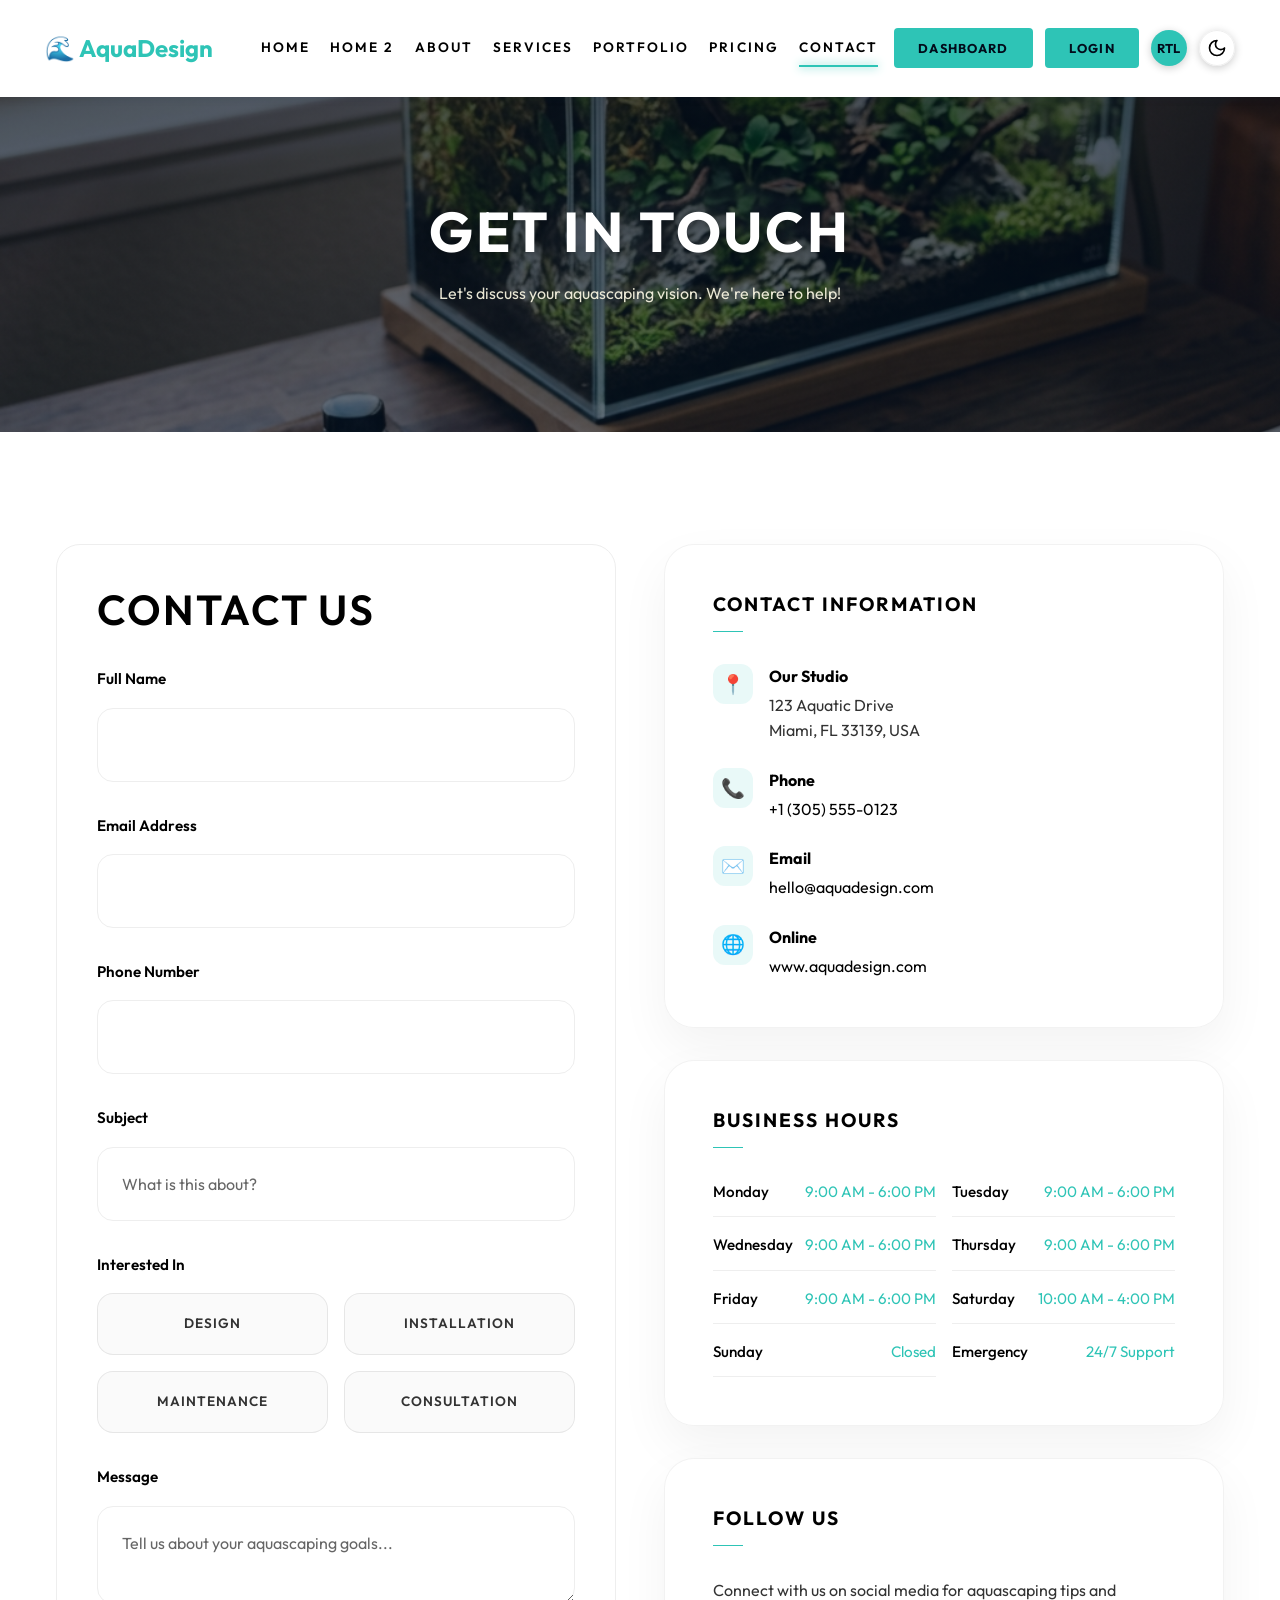
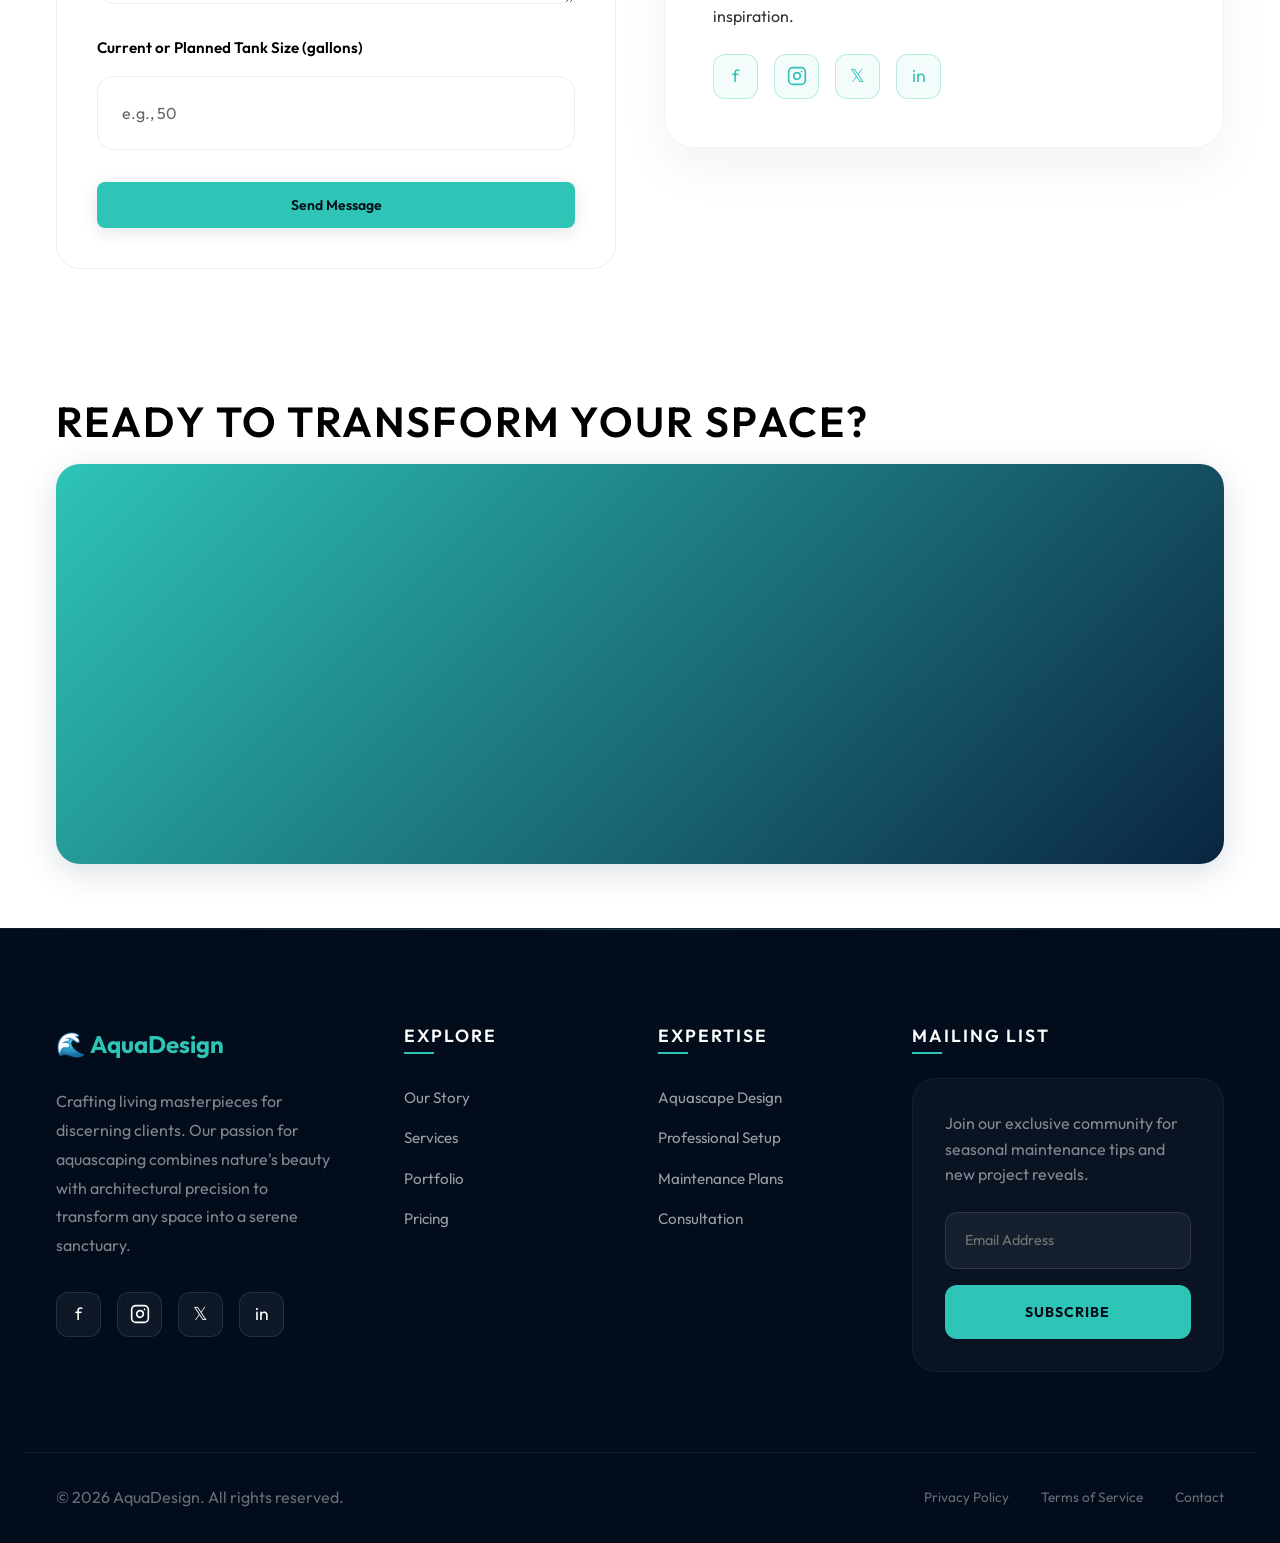
<file: pages/contact.html>
<!DOCTYPE html>
<html lang="en">

<head>
  <meta charset="UTF-8">
  <meta name="viewport" content="width=device-width, initial-scale=1.0">
  <title>Contact | AquaDesign - Get in Touch</title>
  <link href="https://cdn.jsdelivr.net/npm/bootstrap@5.3.0/dist/css/bootstrap.min.css" rel="stylesheet">
  <link
    href="https://fonts.googleapis.com/css2?family=Outfit:wght@300;400;500;600;700&family=Libre+Baskerville:wght@400;700&display=swap"
    rel="stylesheet">
  <link rel="icon"
    href="data:image/svg+xml,<svg xmlns=%22http://www.w3.org/2000/svg%22 viewBox=%220 0 100 100%22><text y=%22.9em%22 font-size=%2290%22>🌊</text></svg>">
  <link rel="stylesheet" href="../assets/css/style.css">

  <style>
    .contact-hero {
      background-image: linear-gradient(rgba(2, 12, 27, 0.7), rgba(10, 37, 64, 0.5)), url('../assets/img/hero-contact.png');
      background-size: cover;
      background-position: center;
      background-attachment: fixed;
      color: white;
      padding: 5rem 1rem;
      text-align: center;
      margin-bottom: 3rem;
      min-height: 40vh;
      display: flex;
      flex-direction: column;
      align-items: center;
      justify-content: center;
    }

    .contact-hero h1 {
      font-size: clamp(2rem, 5vw, 3.5rem);
      margin-bottom: 1rem;
      font-weight: 700;
      color: white;
      text-shadow: 2px 2px 10px rgba(0, 0, 0, 0.3);
    }

    .contact-hero p {
      font-size: clamp(1.1rem, 2vw, 1.4rem);
      max-width: 800px;
      margin: 0 auto;
      color: rgba(244, 241, 222, 0.95);
      line-height: 1.6;
    }

    .contact-section {
      padding: 4rem 2rem;
    }

    .contact-layout {
      display: grid;
      grid-template-columns: 1fr 1fr;
      gap: 3rem;
    }

    @media (max-width: 768px) {
      .contact-layout {
        grid-template-columns: 1fr;
        gap: 2rem;
      }

      .contact-section {
        padding: 2rem 0 !important;
      }

      .contact-form {
        padding: 1.5rem 0.75rem !important;
        text-align: center !important;
        width: 100% !important;
        min-width: 0 !important;
        max-width: 100% !important;
        margin: 0 !important;
        border-radius: 16px !important;
        left: 0 !important;
        transform: none !important;
        position: relative !important;
      }

      .contact-form h2 {
        font-size: 1.5rem !important;
        word-break: break-word !important;
        white-space: normal !important;
        margin-bottom: 1.5rem !important;
        display: block !important;
      }

      .form-label {
        text-align: center !important;
        display: block !important;
        width: 100% !important;
      }

      .form-control {
        text-align: center !important;
      }

      .service-selector {
        grid-template-columns: 1fr !important;
      }

      .info-card {
        padding: 1.5rem 1rem !important;
        text-align: center !important;
        width: 100% !important;
        max-width: 100% !important;
        min-width: 0 !important;
        border-radius: 16px !important;
        margin: 0 0 2rem 0 !important;
        left: 0 !important;
        transform: none !important;
        position: relative !important;
      }

      .info-card h3 {
        font-size: 1.3rem !important;
        word-break: break-word !important;
        white-space: normal !important;
        display: block !important;
        width: 100% !important;
        margin-bottom: 1rem !important;
        letter-spacing: 0.5px !important;
      }

      .info-item {
        flex-direction: column !important;
        align-items: center !important;
        text-align: center !important;
        gap: 0.5rem !important;
        width: 100% !important;
      }

      .info-icon {
        margin: 0 0 0.5rem 0 !important;
      }
    }

    .contact-form {
      background: var(--card-bg);
      padding: 2.5rem;
      border-radius: var(--radius-lg);
      border: 1px solid var(--border-color);
    }

    .contact-info {
      display: flex;
      flex-direction: column;
      gap: 2rem;
    }

    .info-card {
      background: rgba(255, 255, 255, 0.03) !important;
      backdrop-filter: blur(20px);
      -webkit-backdrop-filter: blur(20px);
      padding: 3rem;
      border-radius: 30px;
      border: 1px solid rgba(255, 255, 255, 0.1) !important;
      box-shadow: 0 20px 50px rgba(0, 0, 0, 0.15);
      transition: all 0.4s cubic-bezier(0.165, 0.84, 0.44, 1);
    }

    [data-theme="light"] .info-card {
      background: rgba(255, 255, 255, 0.9) !important;
      border: 1px solid rgba(0, 0, 0, 0.05) !important;
      box-shadow: 0 20px 50px rgba(0, 0, 0, 0.05);
    }

    .info-card:hover {
      border-color: var(--aqua-teal) !important;
      transform: translateY(-8px);
      box-shadow: 0 30px 60px rgba(0, 0, 0, 0.25);
    }

    .info-card h4 {
      font-size: 1.2rem;
      text-transform: uppercase;
      letter-spacing: 2px;
      margin-bottom: 2rem;
      font-weight: 700;
      position: relative;
      padding-bottom: 1rem;
      color: var(--text-primary);
    }

    .info-card h4::after {
      content: '';
      position: absolute;
      bottom: 0;
      left: 0;
      width: 30px;
      height: 1px;
      background: var(--aqua-teal);
    }

    .info-item {
      color: var(--text-secondary);
      margin-bottom: 1.5rem;
      font-size: 1rem;
      display: flex;
      gap: 1rem;
      align-items: flex-start;
    }

    .info-icon {
      width: 40px;
      height: 40px;
      background: rgba(46, 196, 182, 0.1);
      border-radius: 12px;
      display: flex;
      align-items: center;
      justify-content: center;
      color: var(--aqua-teal);
      flex-shrink: 0;
      font-size: 1.2rem;
    }

    .info-item a {
      color: var(--aqua-teal);
      text-decoration: none;
      transition: color 0.3s ease;
    }

    .info-item a:hover {
      color: var(--coral-accent);
    }

    .map-container {
      background: linear-gradient(135deg, #2EC4B6 0%, #0A2540 100%);
      height: 400px;
      border-radius: var(--radius-lg);
      display: flex;
      align-items: center;
      justify-content: center;
      color: white;
      font-size: 1.2rem;
      box-shadow: var(--shadow-lg);
      position: relative;
      overflow: hidden;
    }

    .hours-grid {
      display: grid;
      grid-template-columns: 1fr 1fr;
      gap: 1rem;
      margin-top: 1rem;
    }

    .hour-item {
      font-size: 0.95rem;
      padding-bottom: 0.75rem;
      border-bottom: 1px solid var(--border-color);
      display: flex;
      justify-content: space-between;
    }

    .hour-item:last-child {
      border-bottom: none;
    }

    .day {
      font-weight: 500;
      color: var(--text-primary);
    }

    .time {
      color: var(--aqua-teal);
    }

    .info-card .social-icons-v2 {
      margin-top: 1rem;
    }

    .info-card .social-icon-v2 {
      color: var(--aqua-teal);
      border-color: rgba(46, 196, 182, 0.3);
      background: rgba(46, 196, 182, 0.05);
    }

    .info-card .social-icon-v2:hover {
      color: var(--dark-navy) !important;
    }

    .success-message {
      background: linear-gradient(135deg, #2EC4B6, #6eddd8);
      color: var(--dark-navy);
      padding: 1.5rem;
      border-radius: var(--radius-lg);
      margin-bottom: 1.5rem;
      display: none;
    }

    .success-message.show {
      display: block;
      animation: slideDown 0.3s ease;
    }

    @keyframes slideDown {
      from {
        opacity: 0;
        transform: translateY(-10px);
      }

      to {
        opacity: 1;
        transform: translateY(0);
      }
    }

    .service-selector {
      display: grid;
      grid-template-columns: repeat(2, 1fr);
      gap: 1rem;
      margin-top: 1rem;
    }

    .service-checkbox {
      display: none;
    }

    .service-label {
      background: rgba(255, 255, 255, 0.03) !important;
      backdrop-filter: blur(10px);
      -webkit-backdrop-filter: blur(10px);
      padding: 1.2rem;
      border-radius: 16px;
      text-align: center;
      cursor: pointer;
      transition: all 0.4s cubic-bezier(0.165, 0.84, 0.44, 1);
      border: 1px solid rgba(255, 255, 255, 0.1) !important;
      color: var(--text-secondary);
      font-weight: 600;
      font-size: 0.85rem;
      text-transform: uppercase;
      letter-spacing: 1px;
    }

    [data-theme="light"] .service-label {
      background: rgba(0, 0, 0, 0.02) !important;
      border-color: rgba(0, 0, 0, 0.08) !important;
    }

    .service-label:hover {
      border-color: rgba(46, 196, 182, 0.5) !important;
      background: rgba(46, 196, 182, 0.05) !important;
      transform: translateY(-3px);
    }

    .service-checkbox:checked+.service-label {
      background: var(--aqua-teal) !important;
      color: var(--dark-navy) !important;
      border-color: var(--aqua-teal) !important;
      font-weight: 700;
      box-shadow: 0 10px 25px rgba(46, 196, 182, 0.3);
    }
  </style>
</head>

<body>

  <!-- Navbar -->
  <nav class="navbar navbar-expand-lg fixed-top">
    <div class="container-custom">
      <a class="navbar-brand" href="../index.html" style="display: flex; align-items: center; gap: 0.5rem;">
        🌊 AquaDesign
      </a>
      <button class="navbar-toggler" type="button" data-bs-toggle="collapse" data-bs-target="#navbarNav">
        <span class="navbar-toggler-icon"></span>
      </button>
      <div class="collapse navbar-collapse" id="navbarNav">
        <ul class="navbar-nav mx-auto">
          <li class="nav-item">
            <a class="nav-link" href="../index.html">Home</a>
          </li>
          <li class="nav-item">
            <a class="nav-link" href="home2.html">Home 2</a>
          </li>
          <li class="nav-item">
            <a class="nav-link" href="about.html">About</a>
          </li>
          <li class="nav-item">
            <a class="nav-link" href="services.html">Services</a>
          </li>
          <li class="nav-item">
            <a class="nav-link" href="portfolio.html">Portfolio</a>
          </li>
          <li class="nav-item">
            <a class="nav-link" href="pricing.html">Pricing</a>
          </li>
          <li class="nav-item">
            <a class="nav-link active" href="contact.html">Contact</a>
          </li>
        </ul>
        <div class="nav-utility">
          <a href="dashboard.html" class="btn-dashboard-nav">Dashboard</a>
          <a href="login.html" class="btn-login-nav">Login</a>
          <button class="rtl-toggle" title="Toggle RTL">RTL</button>
          <button class="theme-toggle" title="Toggle Theme">
            <svg xmlns="http://www.w3.org/2000/svg" width="16" height="16" viewBox="0 0 24 24" fill="none"
              stroke="currentColor" stroke-width="2" stroke-linecap="round" stroke-linejoin="round">
              <path d="M12 3a6 6 0 0 0 9 9 9 9 0 1 1-9-9Z" />
            </svg>
          </button>
        </div>
      </div>
    </div>
  </nav>

  <!-- Hero -->
  <section class="contact-hero">
    <div class="container-custom">
      <h1>Get in Touch</h1>
      <p>Let's discuss your aquascaping vision. We're here to help!</p>
    </div>
  </section>

  <!-- Contact Content -->
  <section class="contact-section">
    <div class="container-custom">
      <div class="contact-layout">
        <!-- Contact Form -->
        <div class="contact-form">
          <h2 style="margin-bottom: 2rem;">Contact Us</h2>

          <div class="success-message" id="successMessage">
            <strong>✓ Thank you!</strong> We've received your message and will get back to you within 24 hours.
          </div>

          <form id="contactForm">
            <!-- Name -->
            <div class="form-group">
              <label for="name" class="form-label">Full Name</label>
              <input type="text" id="name" name="name" class="form-control" required>
            </div>

            <!-- Email -->
            <div class="form-group">
              <label for="email" class="form-label">Email Address</label>
              <input type="email" id="email" name="email" class="form-control" required>
            </div>

            <!-- Phone -->
            <div class="form-group">
              <label for="phone" class="form-label">Phone Number</label>
              <input type="tel" id="phone" name="phone" class="form-control">
            </div>

            <!-- Subject -->
            <div class="form-group">
              <label for="subject" class="form-label">Subject</label>
              <input type="text" id="subject" name="subject" class="form-control" placeholder="What is this about?"
                required>
            </div>

            <!-- Service Type -->
            <div class="form-group">
              <label class="form-label">Interested In</label>
              <div class="service-selector">
                <input type="checkbox" id="service1" name="service" value="design" class="service-checkbox">
                <label for="service1" class="service-label">Design</label>

                <input type="checkbox" id="service2" name="service" value="installation" class="service-checkbox">
                <label for="service2" class="service-label">Installation</label>

                <input type="checkbox" id="service3" name="service" value="maintenance" class="service-checkbox">
                <label for="service3" class="service-label">Maintenance</label>

                <input type="checkbox" id="service4" name="service" value="consultation" class="service-checkbox">
                <label for="service4" class="service-label">Consultation</label>
              </div>
            </div>

            <!-- Message -->
            <div class="form-group">
              <label for="message" class="form-label">Message</label>
              <textarea id="message" name="message" class="form-control"
                placeholder="Tell us about your aquascaping goals..." required></textarea>
            </div>

            <!-- Tank Info -->
            <div class="form-group">
              <label for="tankSize" class="form-label">Current or Planned Tank Size (gallons)</label>
              <input type="number" id="tankSize" name="tankSize" class="form-control" placeholder="e.g., 50">
            </div>

            <!-- Submit -->
            <button type="submit" class="btn btn-primary w-100">Send Message</button>
          </form>
        </div>

        <!-- Contact Info -->
        <div class="contact-info">
          <!-- Main Info -->
          <div class="info-card">
            <h4>Contact Information</h4>
            <div class="info-item">
              <div class="info-icon">📍</div>
              <div>
                <strong style="display: block; color: var(--text-primary); margin-bottom: 0.2rem;">Our Studio</strong>
                123 Aquatic Drive<br>
                Miami, FL 33139, USA
              </div>
            </div>
            <div class="info-item">
              <div class="info-icon">📞</div>
              <div>
                <strong style="display: block; color: var(--text-primary); margin-bottom: 0.2rem;">Phone</strong>
                <a href="tel:+1-305-555-0123" style="color: black; text-decoration: none;">+1 (305)
                  555-0123</a>
              </div>
            </div>
            <div class="info-item">
              <div class="info-icon">✉️</div>
              <div>
                <strong style="display: block; color: var(--text-primary); margin-bottom: 0.2rem;">Email</strong>
                <a href="mailto:hello@aquadesign.com"
                  style="color: black; text-decoration: none;">hello@aquadesign.com</a>
              </div>
            </div>
            <div class="info-item" style="margin-bottom: 0;">
              <div class="info-icon">🌐</div>
              <div>
                <strong style="display: block; color: var(--text-primary); margin-bottom: 0.2rem;">Online</strong>
                <a href="#" style="color: black; text-decoration: none;">www.aquadesign.com</a>
              </div>
            </div>
          </div>

          <!-- Business Hours -->
          <div class="info-card">
            <h4>Business Hours</h4>
            <div class="hours-grid">
              <div class="hour-item">
                <span class="day">Monday</span>
                <span class="time">9:00 AM - 6:00 PM</span>
              </div>
              <div class="hour-item">
                <span class="day">Tuesday</span>
                <span class="time">9:00 AM - 6:00 PM</span>
              </div>
              <div class="hour-item">
                <span class="day">Wednesday</span>
                <span class="time">9:00 AM - 6:00 PM</span>
              </div>
              <div class="hour-item">
                <span class="day">Thursday</span>
                <span class="time">9:00 AM - 6:00 PM</span>
              </div>
              <div class="hour-item">
                <span class="day">Friday</span>
                <span class="time">9:00 AM - 6:00 PM</span>
              </div>
              <div class="hour-item">
                <span class="day">Saturday</span>
                <span class="time">10:00 AM - 4:00 PM</span>
              </div>
              <div class="hour-item">
                <span class="day">Sunday</span>
                <span class="time">Closed</span>
              </div>
              <div class="hour-item">
                <span class="day">Emergency</span>
                <span class="time">24/7 Support</span>
              </div>
            </div>
          </div>

          <!-- Social Media -->
          <div class="info-card">
            <h4>Follow Us</h4>
            <p style="color: var(--text-secondary); margin-bottom: 1.5rem;">Connect with us on social media for
              aquascaping tips and inspiration.</p>
            <div class="social-icons-v2">
              <a href="#" class="social-icon-v2" title="Facebook">f</a>
              <a href="#" class="social-icon-v2" title="Instagram">
                <svg xmlns="http://www.w3.org/2000/svg" width="20" height="20" viewBox="0 0 24 24" fill="none"
                  stroke="currentColor" stroke-width="2" stroke-linecap="round" stroke-linejoin="round">
                  <rect x="2" y="2" width="20" height="20" rx="5" ry="5"></rect>
                  <path d="M16 11.37A4 4 0 1 1 12.63 8 4 4 0 0 1 16 11.37z"></path>
                  <line x1="17.5" y1="6.5" x2="17.51" y2="6.5"></line>
                </svg>
              </a>
              <a href="#" class="social-icon-v2" title="Twitter">𝕏</a>
              <a href="#" class="social-icon-v2" title="LinkedIn">in</a>
            </div>
          </div>
        </div>
      </div>
    </div>
  </section>

  <!-- Map Section -->
  <section class="contact-section" style="background: var(--bg-secondary);">
    <div class="container-custom">
      <h2 style="color: var(--text-primary); margin-bottom: 1rem;">Ready to Transform Your Space?</h2>
      <div class="map-container">
        <iframe
          src="https://maps.google.com/maps?q=123%20Aquatic%20Drive,%20Miami,%20FL&t=&z=13&ie=UTF8&iwloc=&output=embed"
          width="100%" height="100%" style="border:0;" allowfullscreen="" loading="lazy">
        </iframe>
      </div>
    </div>
  </section>





  <!-- Footer -->
  <footer class="fade-in">
    <div class="container-custom">
      <div class="footer-grid">
        <!-- Brand Section -->
        <div class="footer-brand">
          <a href="../index.html" class="navbar-brand"
            style="text-decoration: none; display: flex; align-items: center; gap: 0.5rem; margin-bottom: 1.5rem;">
            🌊 AquaDesign
          </a>
          <p>
            Crafting living masterpieces for discerning clients. Our passion for aquascaping combines nature's beauty
            with architectural precision to transform any space into a serene sanctuary.
          </p>
          <div class="social-icons-v2">
            <a href="#" class="social-icon-v2" title="Facebook">f</a>
            <a href="#" class="social-icon-v2" title="Instagram">
              <svg xmlns="http://www.w3.org/2000/svg" width="20" height="20" viewBox="0 0 24 24" fill="none"
                stroke="currentColor" stroke-width="2" stroke-linecap="round" stroke-linejoin="round">
                <rect x="2" y="2" width="20" height="20" rx="5" ry="5"></rect>
                <path d="M16 11.37A4 4 0 1 1 12.63 8 4 4 0 0 1 16 11.37z"></path>
                <line x1="17.5" y1="6.5" x2="17.51" y2="6.5"></line>
              </svg>
            </a>
            <a href="#" class="social-icon-v2" title="Twitter">𝕏</a>
            <a href="#" class="social-icon-v2" title="LinkedIn">in</a>
          </div>
        </div>

        <!-- Quick Links -->
        <div class="footer-section">
          <h4>Explore</h4>
          <ul class="footer-links">
            <li><a href="about.html" class="footer-link">Our Story</a></li>
            <li><a href="services.html" class="footer-link">Services</a></li>
            <li><a href="portfolio.html" class="footer-link">Portfolio</a></li>
            <li><a href="pricing.html" class="footer-link">Pricing</a></li>
          </ul>
        </div>

        <!-- Services -->
        <div class="footer-section">
          <h4>Expertise</h4>
          <ul class="footer-links">
            <li><a href="services.html" class="footer-link">Aquascape Design</a></li>
            <li><a href="services.html" class="footer-link">Professional Setup</a></li>
            <li><a href="maintenance.html" class="footer-link">Maintenance Plans</a></li>
            <li><a href="services.html" class="footer-link">Consultation</a></li>
          </ul>
        </div>

        <!-- Newsletter -->
        <div class="footer-section">
          <h4>Mailing List</h4>
          <div class="newsletter-v2">
            <p>Join our exclusive community for seasonal maintenance tips and new project reveals.</p>
            <form class="newsletter-form-v2">
              <input type="email" placeholder="Email Address" required>
              <button type="submit">Subscribe</button>
            </form>
          </div>
        </div>
      </div>

      <div class="footer-bottom-v2">
        <p>&copy; 2026 AquaDesign. All rights reserved.</p>
        <div class="footer-legal-links">
          <a href="#" class="footer-legal-link">Privacy Policy</a>
          <a href="#" class="footer-legal-link">Terms of Service</a>
          <a href="contact.html" class="footer-legal-link">Contact</a>
        </div>
      </div>
    </div>
  </footer>

  <script src="https://cdn.jsdelivr.net/npm/bootstrap@5.3.0/dist/js/bootstrap.bundle.min.js"></script>
  <script src="../assets/js/script.js"></script>

  <script>
    document.getElementById('contactForm').addEventListener('submit', function (e) {
      e.preventDefault();

      // Show success message
      const successMsg = document.getElementById('successMessage');
      successMsg.classList.add('show');

      // Reset form
      this.reset();

      // Hide message after 5 seconds
      setTimeout(() => {
        successMsg.classList.remove('show');
      }, 5000);
    });
  </script>
</body>

</html>
</file>
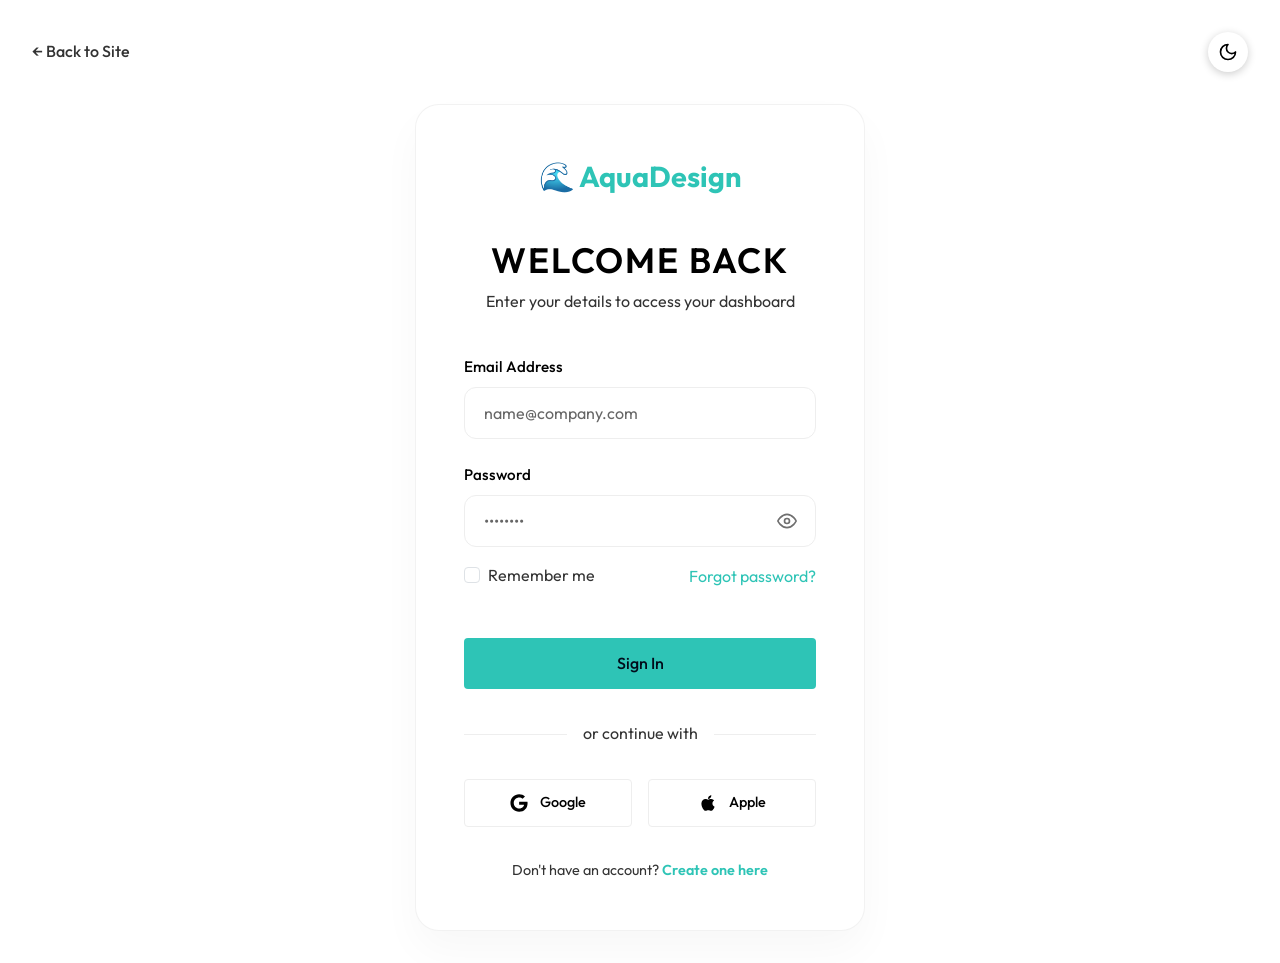
<file: pages/login.html>
<!DOCTYPE html>
<html lang="en">

<head>
  <meta charset="UTF-8">
  <meta name="viewport" content="width=device-width, initial-scale=1.0">
  <meta name="description" content="Login to AquaDesign - Premium Aquascaping Services">
  <title>Login | AquaDesign</title>

  <!-- Bootstrap 5 -->
  <link href="https://cdn.jsdelivr.net/npm/bootstrap@5.3.0/dist/css/bootstrap.min.css" rel="stylesheet">
  <!-- Google Fonts -->
  <link href="https://fonts.googleapis.com/css2?family=Outfit:wght@300;400;500;600;700&family=Libre+Baskerville:wght@400;700&display=swap" rel="stylesheet">
  <!-- CSS Variables & Global Styles -->
  <link rel="icon"
    href="data:image/svg+xml,<svg xmlns=%22http://www.w3.org/2000/svg%22 viewBox=%220 0 100 100%22><text y=%22.9em%22 font-size=%2290%22>🌊</text></svg>">
  <link rel="stylesheet" href="../assets/css/style.css">

  <style>
    :root {
      --glass-bg: rgba(255, 255, 255, 0.05);
      --glass-border: rgba(255, 255, 255, 0.1);
    }

    [data-theme="light"] {
      --glass-bg: #ffffff;
      --glass-border: rgba(0, 0, 0, 0.05);
      --auth-bg-gradient: none;
    }

    [data-theme="dark"] {
      --auth-bg-gradient: radial-gradient(circle at top right, var(--aqua-teal-light), transparent),
        radial-gradient(circle at bottom left, rgba(0, 0, 0, 0.05), transparent);
    }

    body {
      background: var(--bg-primary);
      min-height: 100vh;
      display: flex;
      flex-direction: column;
    }

    .auth-wrapper {
      flex: 1;
      display: flex;
      align-items: center;
      justify-content: center;
      padding: 2rem;
      background: var(--auth-bg-gradient);
    }

    .auth-card {
      width: 100%;
      max-width: 450px;
      padding: 3rem;
      background: var(--glass-bg);
      backdrop-filter: blur(20px);
      -webkit-backdrop-filter: blur(20px);
      border: 1px solid var(--glass-border);
      border-radius: 24px;
      box-shadow: var(--shadow-xl);
      animation: fadeIn 0.8s ease-out;
    }

    [data-theme="light"] .auth-card {
      backdrop-filter: none;
      -webkit-backdrop-filter: none;
      box-shadow: 0 20px 40px rgba(0, 0, 0, 0.03);
    }

    @keyframes fadeIn {
      from {
        opacity: 0;
        transform: translateY(20px);
      }

      to {
        opacity: 1;
        transform: translateY(0);
      }
    }

    .brand-logo {
      font-size: 1.8rem;
      font-weight: 700;
      color: var(--aqua-teal) !important;
      text-decoration: none;
      display: block;
      text-align: center;
      margin-bottom: 2.5rem;
      transition: color 0.3s ease;
    }

    .brand-logo:hover {
      color: var(--aqua-light) !important;
    }

    .auth-title {
      font-size: 2.2rem;
      margin-bottom: 0.5rem;
      color: var(--text-primary);
      text-align: center;
    }

    .auth-subtitle {
      color: var(--text-secondary);
      text-align: center;
      margin-bottom: 2.5rem;
      font-size: 0.95rem;
    }

    .form-label {
      font-weight: 500;
      color: var(--text-primary);
      margin-bottom: 0.5rem;
    }

    .form-control {
      background: var(--bg-secondary);
      border: 1px solid var(--border-color);
      color: var(--text-primary);
      padding: 0.8rem 1.2rem;
      border-radius: 12px;
      transition: all 0.3s ease;
    }

    .form-control:focus {
      background: var(--bg-primary);
      border-color: var(--aqua-teal);
      box-shadow: 0 0 0 4px var(--aqua-teal-light);
      color: var(--text-primary);
    }

    .divider {
      display: flex;
      align-items: center;
      text-align: center;
      margin: 2rem 0;
      color: var(--text-secondary);
    }

    .divider::before,
    .divider::after {
      content: '';
      flex: 1;
      border-bottom: 1px solid var(--border-color);
    }

    .divider:not(:empty)::before {
      margin-right: 1rem;
    }

    .divider:not(:empty)::after {
      margin-left: 1rem;
    }

    .btn-auth {
      background: var(--aqua-teal);
      color: var(--dark-navy) !important;
      width: 100%;
      margin-top: 1.5rem;
      border: none;
      padding: 0.8rem 1.5rem;
      font-size: 1rem;
    }

    .social-btns {
      display: grid;
      grid-template-columns: 1fr 1fr;
      gap: 1rem;
      margin-top: 1.5rem;
    }

    .btn-social {
      background: var(--bg-secondary);
      border: 1px solid var(--border-color);
      color: var(--text-primary);
      width: 100%;
      padding: 0.7rem 1rem;
      font-size: 0.9rem;
      display: flex;
      align-items: center;
      justify-content: center;
      gap: 0.75rem;
    }

    .btn-social span {
      font-weight: 700;
      font-size: 1.1rem;
    }

    .auth-footer {
      margin-top: 2rem;
      text-align: center;
      color: var(--text-secondary);
      font-size: 0.9rem;
    }

    .auth-footer a {
      color: var(--aqua-teal);
      text-decoration: none;
      font-weight: 600;
    }

    .back-home {
      position: absolute;
      top: 2rem;
      left: 2rem;
      color: var(--text-secondary);
      text-decoration: none;
      display: flex;
      align-items: center;
      gap: 0.5rem;
      font-weight: 500;
      transition: color 0.3s ease;
    }

    .back-home:hover {
      color: var(--text-primary);
    }

    .password-wrapper {
      position: relative;
    }

    .password-toggle {
      position: absolute;
      right: 1.2rem;
      top: 50%;
      transform: translateY(-50%);
      background: none;
      border: none;
      color: var(--text-secondary);
      cursor: pointer;
      padding: 0;
      display: flex;
      align-items: center;
      justify-content: center;
      opacity: 0.7;
    }

    .password-toggle:hover {
      opacity: 1;
      color: var(--aqua-teal);
    }

    @media (max-width: 768px) {
      .auth-wrapper {
        padding: 4.5rem 1rem 1.5rem !important;
      }

      .auth-card {
        padding: 2rem 1.5rem !important;
        border-radius: 20px !important;
      }

      .auth-title {
        font-size: 1.8rem !important;
        line-height: 1.2 !important;
        margin-bottom: 0.75rem !important;
      }

      .top-utility-bar {
        padding: 1rem 1.25rem !important;
        gap: 1rem !important;
      }

      .back-home {
        font-size: 0.85rem !important;
      }

      .remember-forgot {
        font-size: 0.8rem !important;
      }

      .social-btns {
        grid-template-columns: 1fr !important;
      }
    }
  </style>
</head>

<body>

  <div class="top-utility-bar"
    style="position: absolute; top: 0; left: 0; width: 100%; display: flex; align-items: center; justify-content: space-between; padding: 2rem; z-index: 100;">
    <a href="../index.html" class="back-home" style="position: static;">
      ← Back to Site
    </a>
    <button class="theme-toggle" title="Toggle Theme"><svg xmlns="http://www.w3.org/2000/svg" width="20" height="20"
        viewBox="0 0 24 24" fill="none" stroke="currentColor" stroke-width="2" stroke-linecap="round"
        stroke-linejoin="round">
        <path d="M12 3a6 6 0 0 0 9 9 9 9 0 1 1-9-9Z" />
      </svg></button>
  </div>

  <div class="auth-wrapper">
    <div class="auth-card">
      <a href="../index.html" class="brand-logo">🌊 AquaDesign</a>

      <h1 class="auth-title">Welcome Back</h1>
      <p class="auth-subtitle">Enter your details to access your dashboard</p>

      <form>
        <div class="mb-4">
          <label class="form-label">Email Address</label>
          <input type="email" class="form-control" placeholder="name@company.com" required>
        </div>
        <div class="mb-3">
          <label class="form-label">Password</label>
          <div class="password-wrapper">
            <input type="password" id="passwordInput" class="form-control" placeholder="••••••••" required>
            <button type="button" class="password-toggle" id="togglePassword">
              <svg xmlns="http://www.w3.org/2000/svg" width="20" height="20" viewBox="0 0 24 24" fill="none"
                stroke="currentColor" stroke-width="2" stroke-linecap="round" stroke-linejoin="round" class="eye-icon">
                <path d="M1 12s4-8 11-8 11 8 11 8-4 8-11 8-11-8-11-8z"></path>
                <circle cx="12" cy="12" r="3"></circle>
              </svg>
            </button>
          </div>
        </div>

        <div class="d-flex justify-content-between align-items-center mb-4 remember-forgot">
          <div class="form-check">
            <input class="form-check-input" type="checkbox" id="rememberMe">
            <label class="form-check-label" for="rememberMe" style="font-size: inherit; color: var(--text-secondary);">
              Remember me
            </label>
          </div>
          <a href="#" style="color: var(--aqua-teal); text-decoration: none; font-size: inherit;">Forgot password?</a>
        </div>


        <button type="submit" class="btn-auth">Sign In</button>

        <div class="divider">or continue with</div>

        <div class="social-btns">
          <button type="button" class="btn-social">
            <svg xmlns="http://www.w3.org/2000/svg" width="18" height="18" fill="currentColor" viewBox="0 0 488 512">
              <path
                d="M488 261.8C488 403.3 391.1 504 248 504 110.8 504 0 393.2 0 256S110.8 8 248 8c66.8 0 123 24.5 166.3 64.9l-67.5 64.9C258.5 52.6 94.3 116.6 94.3 256c0 86.5 69.1 156.6 153.7 156.6 98.2 0 135-70.4 140.8-106.9H248v-85.3h236.1c2.3 12.7 3.9 24.9 3.9 41.4z" />
            </svg> Google
          </button>
          <button type="button" class="btn-social">
            <svg xmlns="http://www.w3.org/2000/svg" width="18" height="18" fill="currentColor" viewBox="0 0 384 512">
              <path
                d="M318.7 268.7c-.2-36.7 16.4-64.4 50-84.8-18.8-26.9-47.2-41.7-84.7-44.6-35.5-2.8-74.3 20.7-88.5 20.7-15 0-49.4-19.7-76.4-19.7C63.3 141.2 4 184.8 4 273.5q0 39.3 14.4 81.2c12.8 36.7 59 126.7 107.2 125.2 25.2-.6 43-17.9 75.8-17.9 31.8 0 48.3 17.9 76.4 17.9 48.6-.7 90.4-82.5 102.6-119.3-65.2-30.7-61.7-90-61.7-91.9zm-56.6-164.2c27.3-32.4 24.8-61.9 24-72.5-24.1 1.4-52 16.4-67.9 34.9-17.5 19.8-27.8 44.3-25.6 71.9 26.1 2 49.9-11.4 69.5-34.3z" />
            </svg> Apple
          </button>
        </div>
      </form>

      <div class="auth-footer">
        Don't have an account? <a href="signup.html">Create one here</a>
      </div>
    </div>
  </div>



  <script>
    const togglePassword = document.getElementById('togglePassword');
    const passwordInput = document.getElementById('passwordInput');
    const eyeIcon = `
      <svg xmlns="http://www.w3.org/2000/svg" width="20" height="20" viewBox="0 0 24 24" fill="none" stroke="currentColor" stroke-width="2" stroke-linecap="round" stroke-linejoin="round"><path d="M1 12s4-8 11-8 11 8 11 8-4 8-11 8-11-8-11-8z"></path><circle cx="12" cy="12" r="3"></circle></svg>
    `;
    const eyeOffIcon = `
      <svg xmlns="http://www.w3.org/2000/svg" width="20" height="20" viewBox="0 0 24 24" fill="none" stroke="currentColor" stroke-width="2" stroke-linecap="round" stroke-linejoin="round"><path d="M17.94 17.94A10.07 10.07 0 0 1 12 20c-7 0-11-8-11-8a18.45 18.45 0 0 1 5.06-5.94M9.9 4.24A9.12 9.12 0 0 1 12 4c7 0 11 8 11 8a18.5 18.5 0 0 1-2.16 3.19m-6.72-1.07a3 3 0 1 1-4.24-4.24"></path><line x1="1" y1="1" x2="23" y2="23"></line></svg>
    `;

    togglePassword?.addEventListener('click', function () {
      const type = passwordInput.getAttribute('type') === 'password' ? 'text' : 'password';
      passwordInput.setAttribute('type', type);
      this.innerHTML = type === 'password' ? eyeIcon : eyeOffIcon;
    });
  </script>
  <script src="../assets/js/script.js"></script>
</body>

</html>
</file>
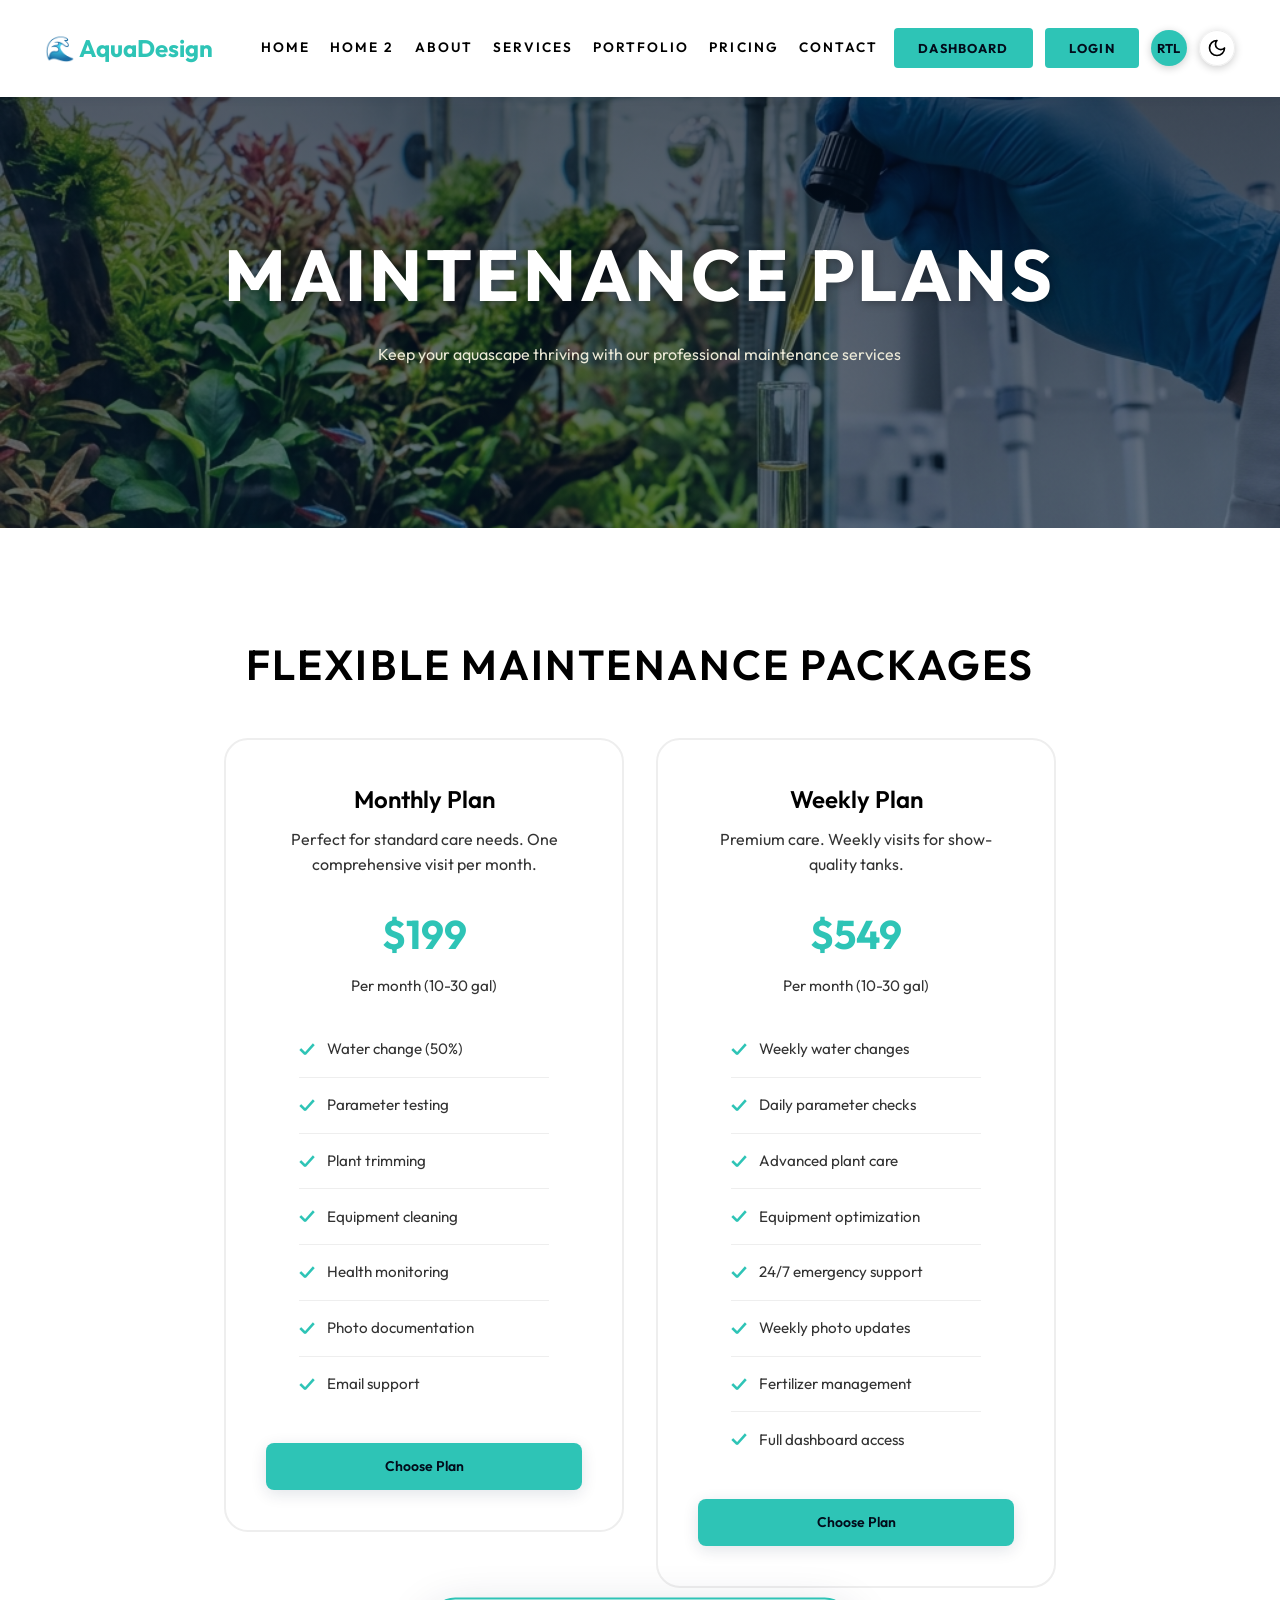
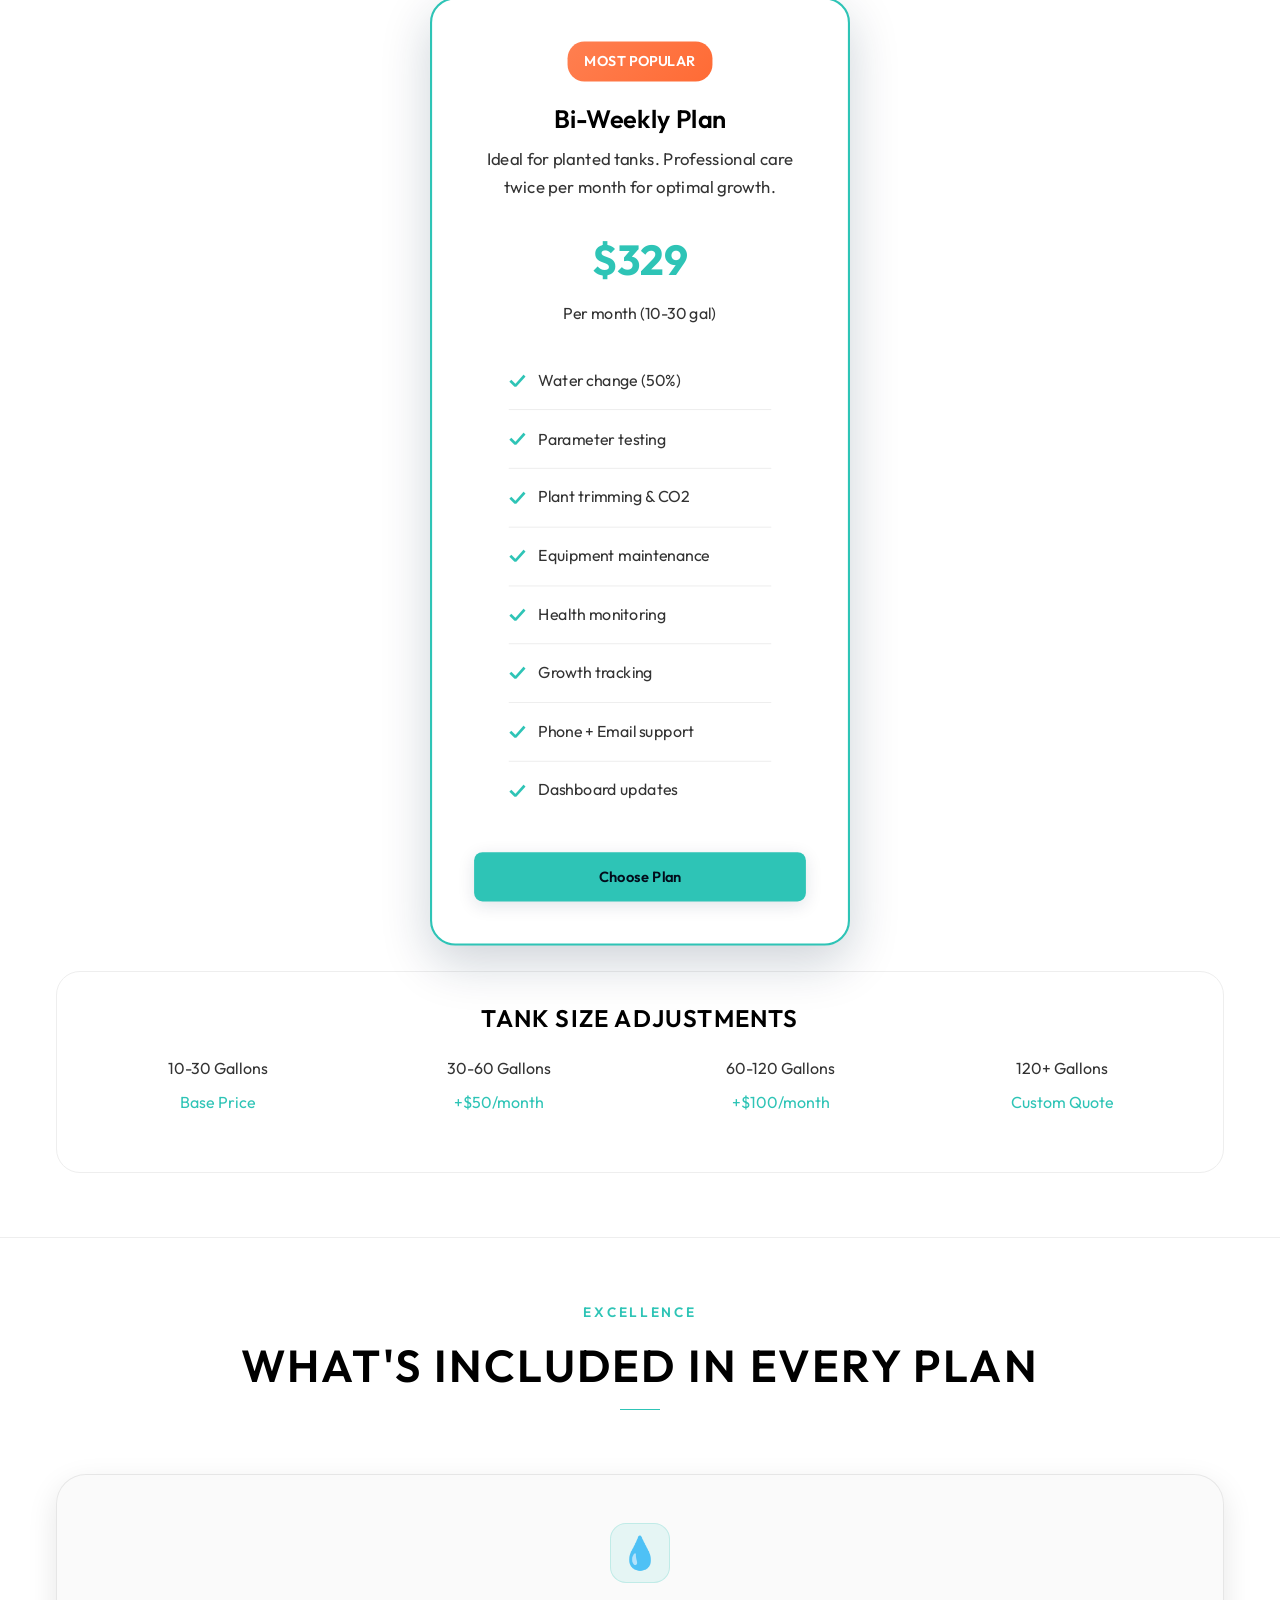
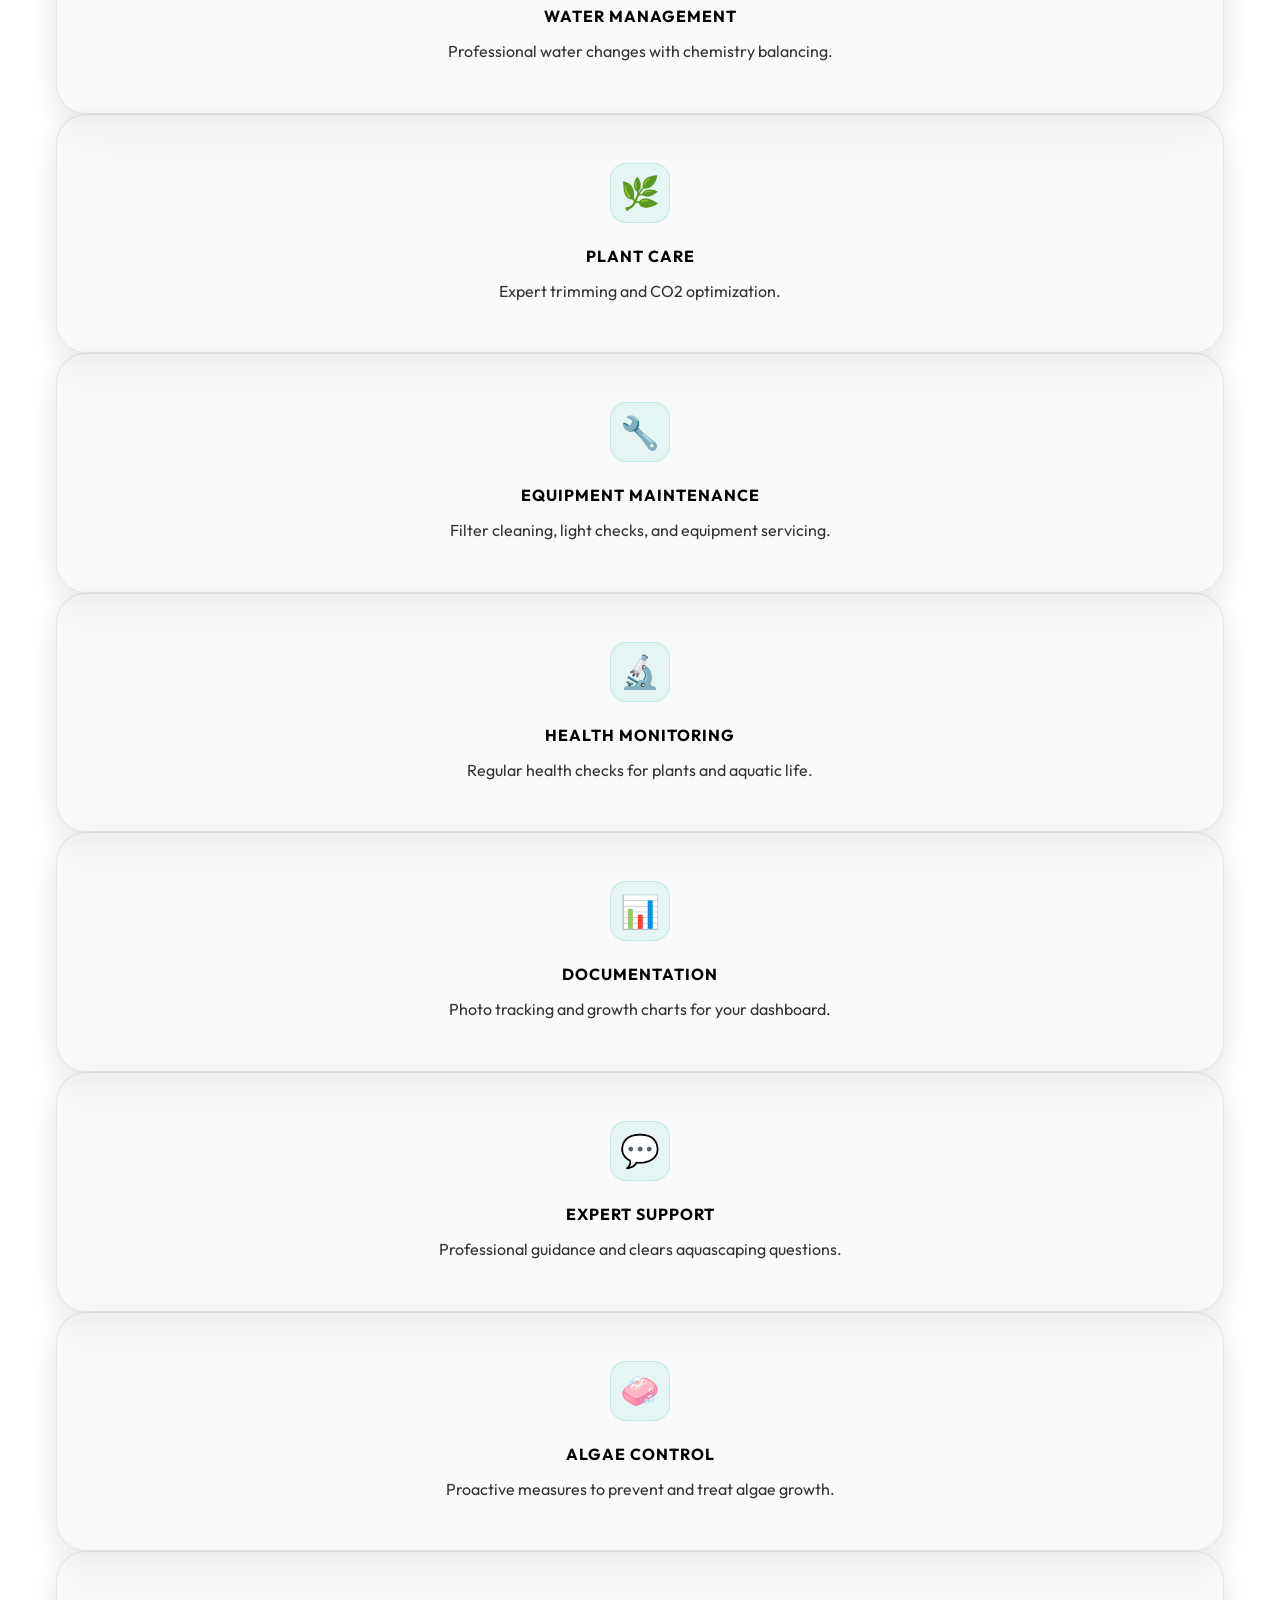
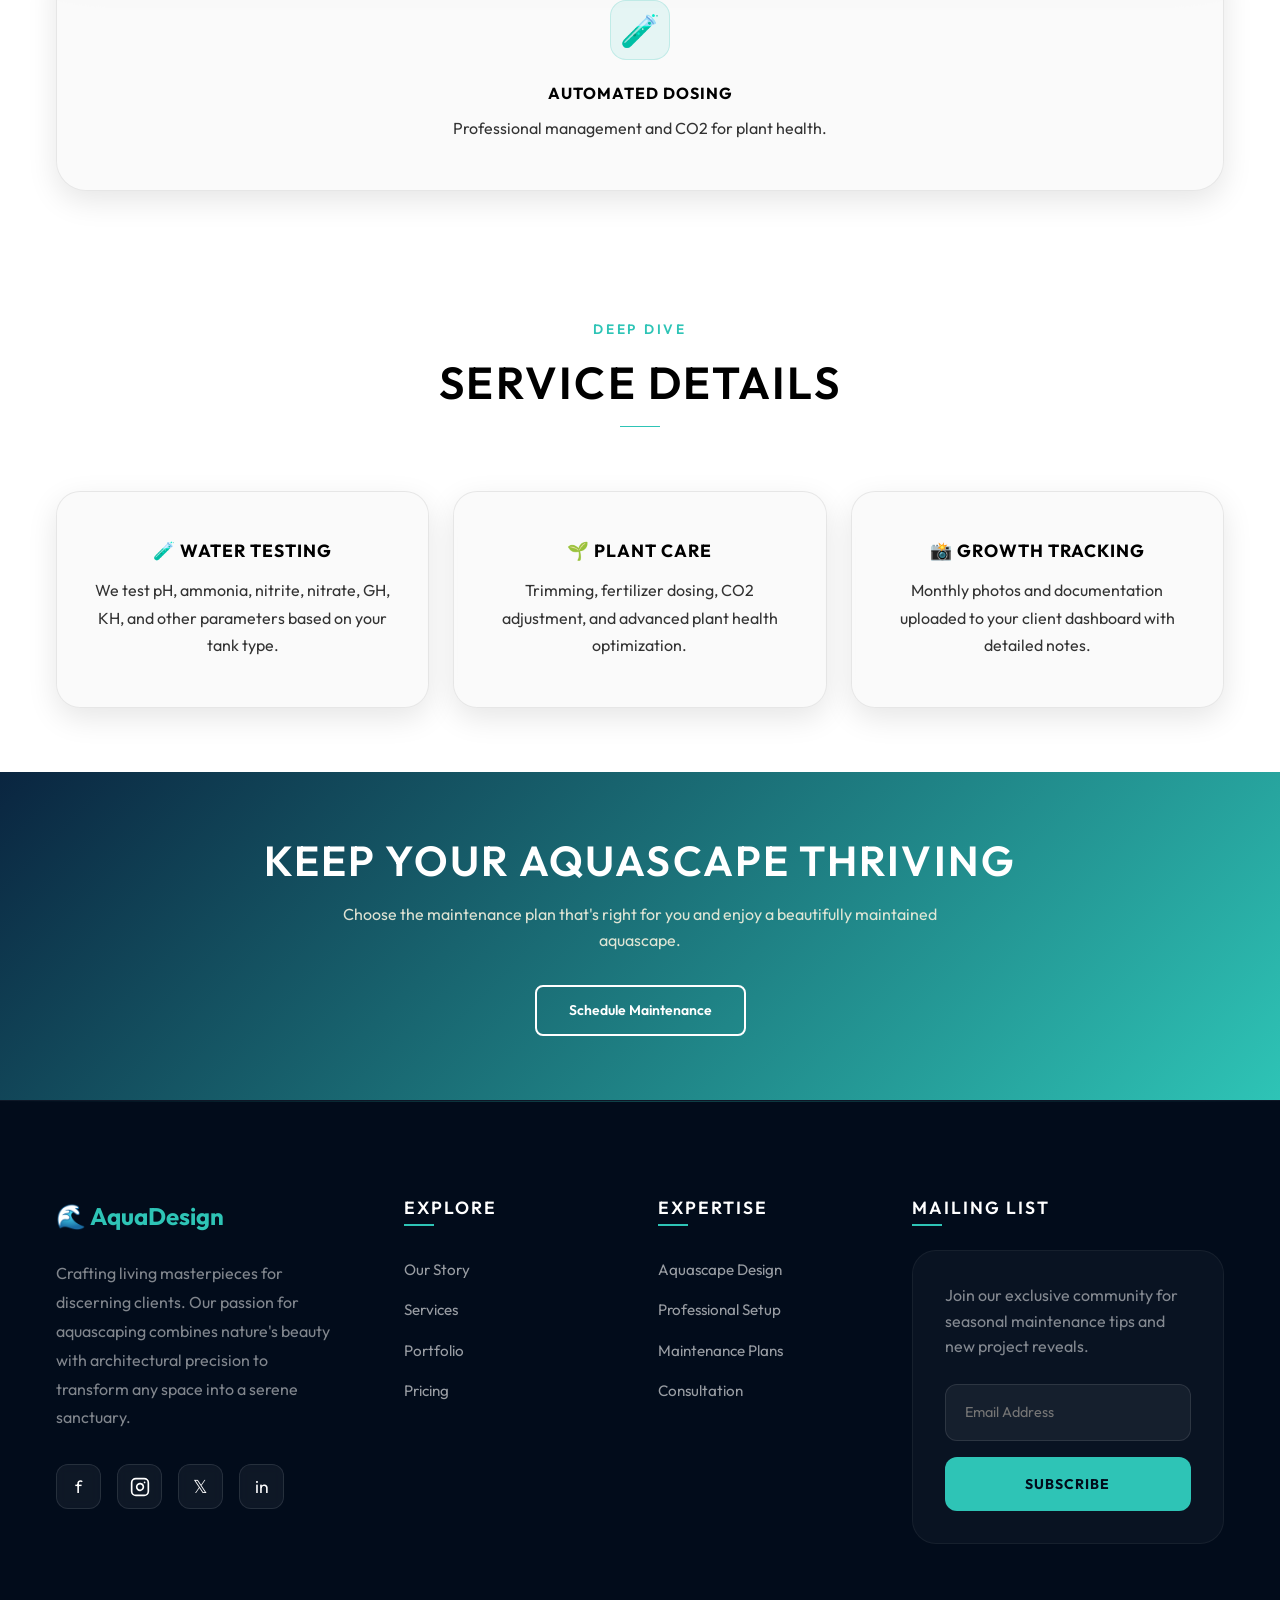
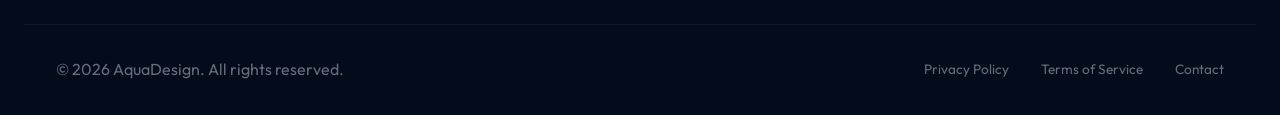
<file: pages/maintenance.html>
<!DOCTYPE html>
<html lang="en">

<head>
  <meta charset="UTF-8">
  <meta name="viewport" content="width=device-width, initial-scale=1.0">
  <title>Maintenance Plans | AquaDesign - Tank Care Services</title>
  <link href="https://cdn.jsdelivr.net/npm/bootstrap@5.3.0/dist/css/bootstrap.min.css" rel="stylesheet">
  <link
    href="https://fonts.googleapis.com/css2?family=Outfit:wght@300;400;500;600;700&family=Libre+Baskerville:wght@400;700&display=swap"
    rel="stylesheet">
  <link rel="icon"
    href="data:image/svg+xml,<svg xmlns=%22http://www.w3.org/2000/svg%22 viewBox=%220 0 100 100%22><text y=%22.9em%22 font-size=%2290%22>🌊</text></svg>">
  <link rel="stylesheet" href="../assets/css/style.css">

  <style>
    .maintenance-hero {
      background-image: linear-gradient(rgba(2, 12, 27, 0.7), rgba(10, 37, 64, 0.5)), url('../assets/img/hero-maintenance.png');
      background-size: cover;
      background-position: center;
      background-attachment: fixed;
      color: white;
      padding: 10rem 2rem;
      text-align: center;
      margin-bottom: 3rem;
      min-height: 50vh;
      display: flex;
      flex-direction: column;
      align-items: center;
      justify-content: center;
    }

    .maintenance-hero h1 {
      font-size: clamp(2.5rem, 6vw, 4.5rem);
      margin-bottom: 1.5rem;
      font-weight: 700;
      color: white;
      text-shadow: 2px 2px 10px rgba(0, 0, 0, 0.3);
    }

    .maintenance-hero p {
      font-size: clamp(1.1rem, 2vw, 1.4rem);
      max-width: 800px;
      margin: 0 auto;
      color: rgba(244, 241, 222, 0.95);
      line-height: 1.6;
    }

    .maintenance-section {
      padding: 4rem 2rem;
    }

    .plan-card {
      background: var(--card-bg);
      border-radius: var(--radius-lg);
      padding: 2.5rem;
      border: 2px solid var(--border-color);
      transition: all 0.3s ease;
      height: 100%;
      display: flex;
      flex-direction: column;
      text-align: center;
      align-items: center;
      max-width: 400px;
      width: 100%;
    }

    .plan-card.featured {
      border-color: var(--aqua-teal);
      transform: scale(1.05);
      box-shadow: var(--shadow-xl);
    }

    .plan-card:hover {
      border-color: var(--aqua-teal);
      box-shadow: var(--shadow-lg);
      transform: translateY(-8px);
    }

    .plan-card.featured:hover {
      transform: scale(1.05) translateY(-8px);
    }

    .plan-badge {
      display: inline-block;
      background: linear-gradient(135deg, #FF7F50, #FF6B35);
      color: white;
      padding: 0.5rem 1rem;
      border-radius: var(--radius-md);
      font-size: 0.85rem;
      font-weight: 600;
      text-transform: uppercase;
      margin-bottom: 1rem;
    }

    .plan-name {
      font-size: 1.5rem;
      font-weight: 600;
      margin-bottom: 0.5rem;
      color: var(--text-primary);
    }

    .plan-description {
      color: var(--text-secondary);
      font-size: 0.95rem;
      margin-bottom: 1.5rem;
      flex-grow: 1;
    }

    .plan-price {
      font-size: 2.5rem;
      color: var(--aqua-teal);
      font-weight: bold;
      margin-bottom: 0.5rem;
    }

    .plan-frequency {
      color: var(--text-secondary);
      font-size: 0.95rem;
      margin-bottom: 1.5rem;
    }

    .plan-features {
      list-style: none;
      padding: 0;
      margin-bottom: 2rem;
      text-align: left;
      display: inline-block;
      margin-left: auto;
      margin-right: auto;
      width: fit-content;
      min-width: 250px;
    }

    .plan-features li {
      padding: 0.75rem 0;
      color: var(--text-secondary);
      border-bottom: 1px solid var(--border-color);
      display: flex;
      align-items: center;
      gap: 0.75rem;
      font-size: 0.95rem;
    }

    .plan-features li::before {
      content: '✓';
      color: var(--aqua-teal);
      font-weight: bold;
      font-size: 1.2rem;
      flex-shrink: 0;
    }

    .plan-features li:last-child {
      border-bottom: none;
    }

    .plan-button {
      margin-top: auto;
    }

    .service-comparison {
      display: grid;
      grid-template-columns: 1fr 1fr 1fr;
      gap: 1.5rem;
      margin-top: 2rem;
    }

    @media (max-width: 991px) {
      .service-comparison {
        grid-template-columns: 1fr;
      }

      .plan-card.featured {
        transform: scale(1);
      }

      .plan-card.featured:hover {
        transform: translateY(-8px);
      }
    }

    .comparison-item {
      background: rgba(255, 255, 255, 0.05) !important;
      backdrop-filter: blur(15px);
      -webkit-backdrop-filter: blur(15px);
      padding: 3rem 2rem;
      border-radius: 24px;
      border: 1px solid rgba(255, 255, 255, 0.1) !important;
      text-align: center;
      transition: all 0.4s cubic-bezier(0.165, 0.84, 0.44, 1);
      box-shadow: 0 10px 30px rgba(0, 0, 0, 0.1);
    }

    [data-theme="light"] .comparison-item {
      background: rgba(0, 0, 0, 0.02) !important;
      border: 1px solid rgba(0, 0, 0, 0.08) !important;
    }

    .comparison-item:hover {
      transform: translateY(-10px);
      border-color: var(--aqua-teal) !important;
      box-shadow: 0 20px 40px rgba(0, 0, 0, 0.2);
    }

    .comparison-item h5 {
      margin-bottom: 1rem;
      text-transform: uppercase;
      letter-spacing: 1px;
      font-weight: 700;
      font-size: 1.1rem;
    }

    .comparison-item p {
      color: var(--text-secondary);
      font-size: 0.95rem;
      line-height: 1.7;
      margin-bottom: 0;
    }

    .plans-grid {
      display: grid;
      grid-template-columns: repeat(2, 1fr);
      gap: 2.5rem;
      justify-content: center;
      max-width: 1000px;
      margin: 0 auto;
    }

    @media (max-width: 768px) {
      .plans-grid {
        grid-template-columns: 1fr;
        gap: 2rem;
      }
    }

    .benefit-card {
      background: rgba(255, 255, 255, 0.03) !important;
      backdrop-filter: blur(20px);
      -webkit-backdrop-filter: blur(20px);
      padding: 3rem 2rem;
      border-radius: 30px;
      border: 1px solid rgba(255, 255, 255, 0.1) !important;
      text-align: center;
      transition: all 0.4s cubic-bezier(0.175, 0.885, 0.32, 1.275);
      height: 100%;
      display: flex;
      flex-direction: column;
      align-items: center;
      justify-content: center;
      box-shadow: 0 10px 30px rgba(0, 0, 0, 0.1);
    }

    [data-theme="light"] .benefit-card {
      background: rgba(0, 0, 0, 0.02) !important;
      border: 1px solid rgba(0, 0, 0, 0.08) !important;
    }

    .benefit-card:hover {
      transform: translateY(-12px) scale(1.02);
      border-color: var(--aqua-teal) !important;
      background: rgba(255, 255, 255, 0.06) !important;
      box-shadow: 0 20px 40px rgba(0, 0, 0, 0.2);
    }

    .benefit-icon {
      width: 60px;
      height: 60px;
      background: rgba(46, 196, 182, 0.1);
      border-radius: 16px;
      display: flex;
      align-items: center;
      justify-content: center;
      font-size: 2rem;
      margin-bottom: 1.5rem;
      border: 1px solid rgba(46, 196, 182, 0.2);
      transition: all 0.4s ease;
    }

    .benefit-card:hover .benefit-icon {
      background: var(--aqua-teal);
      transform: rotate(10deg);
      color: white;
    }

    .benefit-card h5 {
      margin-bottom: 0.8rem;
      text-transform: uppercase;
      letter-spacing: 1px;
      font-size: 1rem;
      font-weight: 700;
    }

    .benefit-card p {
      color: var(--text-secondary);
      font-size: 0.9rem;
      line-height: 1.6;
      margin-bottom: 0;
    }

    .section-title-underline {
      width: 40px;
      height: 1px;
      background: var(--aqua-teal);
      margin: 1rem auto 2rem;
    }

    .overline-text {
      font-size: 0.85rem;
      letter-spacing: 0.2em;
      text-transform: uppercase;
      color: var(--aqua-teal);
      font-weight: 600;
      margin-bottom: 1rem;
      display: block;
    }

    .faq-section {
      max-width: 800px;
      margin: 0 auto;
    }

    .faq-item {
      margin-bottom: 1.5rem;
    }

    .faq-question {
      background: var(--card-bg);
      padding: 1.5rem;
      border-radius: var(--radius-md);
      cursor: pointer;
      display: flex;
      justify-content: space-between;
      align-items: center;
      transition: all 0.3s ease;
      border: 1px solid var(--border-color);
      font-weight: 500;
    }

    .faq-question:hover {
      background: var(--bg-secondary);
      border-color: var(--aqua-teal);
    }

    .faq-answer {
      background: var(--bg-secondary);
      padding: 1.5rem;
      border-radius: 0 0 var(--radius-md) var(--radius-md);
      margin-top: -1px;
      border: 1px solid var(--border-color);
      border-top: none;
      display: none;
      color: var(--text-secondary);
    }

    .faq-answer.show {
      display: block;
    }

    .faq-toggle {
      font-size: 1.5rem;
      transition: transform 0.3s ease;
    }

    .faq-question.active .faq-toggle {
      transform: rotate(180deg);
    }
  </style>
</head>

<body>

  <!-- Navbar -->
  <nav class="navbar navbar-expand-lg fixed-top">
    <div class="container-custom">
      <a class="navbar-brand" href="../index.html" style="display: flex; align-items: center; gap: 0.5rem;">
        🌊 AquaDesign
      </a>
      <button class="navbar-toggler" type="button" data-bs-toggle="collapse" data-bs-target="#navbarNav">
        <span class="navbar-toggler-icon"></span>
      </button>
      <div class="collapse navbar-collapse" id="navbarNav">
        <ul class="navbar-nav mx-auto">
          <li class="nav-item">
            <a class="nav-link" href="../index.html">Home</a>
          </li>
          <li class="nav-item">
            <a class="nav-link" href="home2.html">Home 2</a>
          </li>
          <li class="nav-item">
            <a class="nav-link" href="about.html">About</a>
          </li>
          <li class="nav-item">
            <a class="nav-link" href="services.html">Services</a>
          </li>
          <li class="nav-item">
            <a class="nav-link" href="portfolio.html">Portfolio</a>
          </li>
          <li class="nav-item">
            <a class="nav-link" href="pricing.html">Pricing</a>
          </li>
          <li class="nav-item">
            <a class="nav-link" href="contact.html">Contact</a>
          </li>
        </ul>
        <div class="nav-utility">
          <a href="dashboard.html" class="btn-dashboard-nav">Dashboard</a>
          <a href="login.html" class="btn-login-nav">Login</a>
          <button class="rtl-toggle" title="Toggle RTL">RTL</button>
          <button class="theme-toggle" title="Toggle Theme">
            <svg xmlns="http://www.w3.org/2000/svg" width="16" height="16" viewBox="0 0 24 24" fill="none"
              stroke="currentColor" stroke-width="2" stroke-linecap="round" stroke-linejoin="round">
              <path d="M12 3a6 6 0 0 0 9 9 9 9 0 1 1-9-9Z" />
            </svg>
          </button>
        </div>
      </div>
    </div>
  </nav>

  <!-- Hero -->
  <section class="maintenance-hero">
    <div class="container-custom">
      <h1>Maintenance Plans</h1>
      <p>Keep your aquascape thriving with our professional maintenance services</p>
    </div>
  </section>

  <!-- Maintenance Plans -->
  <section class="maintenance-section">
    <div class="container-custom">
      <h2 style="text-align: center; margin-bottom: 3rem;">Flexible Maintenance Packages</h2>

      <div style="display: flex; flex-wrap: wrap; gap: 2rem; justify-content: center;">
        <!-- Monthly Plan -->
        <div class="plan-card">
          <div class="plan-name">Monthly Plan</div>
          <p class="plan-description">Perfect for standard care needs. One comprehensive visit per month.</p>
          <div class="plan-price">$199</div>
          <div class="plan-frequency">Per month (10-30 gal)</div>
          <ul class="plan-features">
            <li>Water change (50%)</li>
            <li>Parameter testing</li>
            <li>Plant trimming</li>
            <li>Equipment cleaning</li>
            <li>Health monitoring</li>
            <li>Photo documentation</li>
            <li>Email support</li>
          </ul>
          <a href="contact.html" class="btn btn-primary plan-button w-100">Choose Plan</a>
        </div>

        <!-- Weekly Plan -->
        <div class="plan-card">
          <div class="plan-name">Weekly Plan</div>
          <p class="plan-description">Premium care. Weekly visits for show-quality tanks.</p>
          <div class="plan-price">$549</div>
          <div class="plan-frequency">Per month (10-30 gal)</div>
          <ul class="plan-features">
            <li>Weekly water changes</li>
            <li>Daily parameter checks</li>
            <li>Advanced plant care</li>
            <li>Equipment optimization</li>
            <li>24/7 emergency support</li>
            <li>Weekly photo updates</li>
            <li>Fertilizer management</li>
            <li>Full dashboard access</li>
          </ul>
          <a href="contact.html" class="btn btn-primary plan-button w-100">Choose Plan</a>
        </div>

        <!-- Bi-Weekly Plan (Featured) -->
        <div class="plan-card featured">
          <div class="plan-badge">Most Popular</div>
          <div class="plan-name">Bi-Weekly Plan</div>
          <p class="plan-description">Ideal for planted tanks. Professional care twice per month for optimal growth.</p>
          <div class="plan-price">$329</div>
          <div class="plan-frequency">Per month (10-30 gal)</div>
          <ul class="plan-features">
            <li>Water change (50%)</li>
            <li>Parameter testing</li>
            <li>Plant trimming & CO2</li>
            <li>Equipment maintenance</li>
            <li>Health monitoring</li>
            <li>Growth tracking</li>
            <li>Phone + Email support</li>
            <li>Dashboard updates</li>
          </ul>
          <a href="contact.html" class="btn btn-primary plan-button w-100">Choose Plan</a>
        </div>
      </div>

      <!-- Size Pricing -->
      <div
        style="margin-top: 3rem; padding: 2rem; background: var(--card-bg); border-radius: var(--radius-lg); border: 1px solid var(--border-color);">
        <h3 style="margin-bottom: 1.5rem; text-align: center;">Tank Size Adjustments</h3>
        <div style="display: grid; grid-template-columns: repeat(auto-fit, minmax(200px, 1fr)); gap: 1.5rem;">
          <div style="text-align: center;">
            <p style="color: var(--text-secondary); font-size: 0.95rem; margin-bottom: 0.5rem;">10-30 Gallons</p>
            <p style="color: var(--aqua-teal); font-weight: 600;">Base Price</p>
          </div>
          <div style="text-align: center;">
            <p style="color: var(--text-secondary); font-size: 0.95rem; margin-bottom: 0.5rem;">30-60 Gallons</p>
            <p style="color: var(--aqua-teal); font-weight: 600;">+$50/month</p>
          </div>
          <div style="text-align: center;">
            <p style="color: var(--text-secondary); font-size: 0.95rem; margin-bottom: 0.5rem;">60-120 Gallons</p>
            <p style="color: var(--aqua-teal); font-weight: 600;">+$100/month</p>
          </div>
          <div style="text-align: center;">
            <p style="color: var(--text-secondary); font-size: 0.95rem; margin-bottom: 0.5rem;">120+ Gallons</p>
            <p style="color: var(--aqua-teal); font-weight: 600;">Custom Quote</p>
          </div>
        </div>
      </div>
    </div>
  </section>

  <!-- What's Included -->
  <section class="maintenance-section"
    style="background: var(--bg-secondary); border-top: 1px solid var(--border-color);">
    <div class="container-custom">
      <div style="text-align: center; margin-bottom: 4rem;">
        <span class="overline-text">Excellence</span>
        <h2 style="font-size: 2.8rem; text-transform: uppercase;">What's Included in Every Plan</h2>
        <div class="section-title-underline"></div>
      </div>

      <div class="benefit-grid">
        <div class="benefit-card">
          <div class="benefit-icon">💧</div>
          <h5>Water Management</h5>
          <p>Professional water changes with chemistry balancing.</p>
        </div>

        <div class="benefit-card">
          <div class="benefit-icon">🌿</div>
          <h5>Plant Care</h5>
          <p>Expert trimming and CO2 optimization.</p>
        </div>

        <div class="benefit-card">
          <div class="benefit-icon">🔧</div>
          <h5>Equipment Maintenance</h5>
          <p>Filter cleaning, light checks, and equipment servicing.</p>
        </div>

        <div class="benefit-card">
          <div class="benefit-icon">🔬</div>
          <h5>Health Monitoring</h5>
          <p>Regular health checks for plants and aquatic life.</p>
        </div>

        <div class="benefit-card">
          <div class="benefit-icon">📊</div>
          <h5>Documentation</h5>
          <p>Photo tracking and growth charts for your dashboard.</p>
        </div>

        <div class="benefit-card">
          <div class="benefit-icon">💬</div>
          <h5>Expert Support</h5>
          <p>Professional guidance and clears aquascaping questions.</p>
        </div>

        <div class="benefit-card">
          <div class="benefit-icon">🧼</div>
          <h5>Algae Control</h5>
          <p>Proactive measures to prevent and treat algae growth.</p>
        </div>

        <div class="benefit-card">
          <div class="benefit-icon">🧪</div>
          <h5>Automated Dosing</h5>
          <p>Professional management and CO2 for plant health.</p>
        </div>
      </div>
    </div>
  </section>

  <!-- Service Details -->
  <section class="maintenance-section">
    <div class="container-custom">
      <div style="text-align: center; margin-bottom: 4rem;">
        <span class="overline-text">Deep Dive</span>
        <h2 style="font-size: 2.8rem; text-transform: uppercase;">Service Details</h2>
        <div class="section-title-underline"></div>
      </div>

      <div class="service-comparison">
        <div class="comparison-item">
          <h5>🧪 Water Testing</h5>
          <p>We test pH, ammonia, nitrite, nitrate, GH, KH, and other parameters based on your tank type.</p>
        </div>
        <div class="comparison-item">
          <h5>🌱 Plant Care</h5>
          <p>Trimming, fertilizer dosing, CO2 adjustment, and advanced plant health optimization.</p>
        </div>
        <div class="comparison-item">
          <h5>📸 Growth Tracking</h5>
          <p>Monthly photos and documentation uploaded to your client dashboard with detailed notes.</p>
        </div>
      </div>
    </div>
  </section>



  <!-- CTA -->
  <section class="cta-dark-gradient"
    style="background: linear-gradient(135deg, #0A2540 0%, #2EC4B6 100%); padding: 4rem 2rem; color: white; text-align: center;">
    <div class="container-custom">
      <h2 style="color: var(--text-primary); margin-bottom: 1rem;">Keep Your Aquascape Thriving</h2>
      <p
        style="color: rgba(244, 241, 222, 0.9); margin-bottom: 2rem; max-width: 600px; margin-left: auto; margin-right: auto;">
        Choose the maintenance plan that's right for you and enjoy a beautifully maintained aquascape.
      </p>
      <a href="contact.html" class="btn btn-white">Schedule Maintenance</a>
    </div>
  </section>

  <!-- Footer -->
  <footer class="fade-in">
    <div class="container-custom">
      <div class="footer-grid">
        <!-- Brand Section -->
        <div class="footer-brand">
          <a href="../index.html" class="navbar-brand"
            style="text-decoration: none; display: flex; align-items: center; gap: 0.5rem; margin-bottom: 1.5rem;">
            🌊 AquaDesign
          </a>
          <p>
            Crafting living masterpieces for discerning clients. Our passion for aquascaping combines nature's beauty
            with architectural precision to transform any space into a serene sanctuary.
          </p>
          <div class="social-icons-v2">
            <a href="#" class="social-icon-v2" title="Facebook">f</a>
            <a href="#" class="social-icon-v2" title="Instagram">
              <svg xmlns="http://www.w3.org/2000/svg" width="20" height="20" viewBox="0 0 24 24" fill="none"
                stroke="currentColor" stroke-width="2" stroke-linecap="round" stroke-linejoin="round">
                <rect x="2" y="2" width="20" height="20" rx="5" ry="5"></rect>
                <path d="M16 11.37A4 4 0 1 1 12.63 8 4 4 0 0 1 16 11.37z"></path>
                <line x1="17.5" y1="6.5" x2="17.51" y2="6.5"></line>
              </svg>
            </a>
            <a href="#" class="social-icon-v2" title="Twitter">𝕏</a>
            <a href="#" class="social-icon-v2" title="LinkedIn">in</a>
          </div>
        </div>

        <!-- Quick Links -->
        <div class="footer-section">
          <h4>Explore</h4>
          <ul class="footer-links">
            <li><a href="about.html" class="footer-link">Our Story</a></li>
            <li><a href="services.html" class="footer-link">Services</a></li>
            <li><a href="portfolio.html" class="footer-link">Portfolio</a></li>
            <li><a href="pricing.html" class="footer-link">Pricing</a></li>
          </ul>
        </div>

        <!-- Services -->
        <div class="footer-section">
          <h4>Expertise</h4>
          <ul class="footer-links">
            <li><a href="services.html" class="footer-link">Aquascape Design</a></li>
            <li><a href="services.html" class="footer-link">Professional Setup</a></li>
            <li><a href="maintenance.html" class="footer-link">Maintenance Plans</a></li>
            <li><a href="services.html" class="footer-link">Consultation</a></li>
          </ul>
        </div>

        <!-- Newsletter -->
        <div class="footer-section">
          <h4>Mailing List</h4>
          <div class="newsletter-v2">
            <p>Join our exclusive community for seasonal maintenance tips and new project reveals.</p>
            <form class="newsletter-form-v2">
              <input type="email" placeholder="Email Address" required>
              <button type="submit">Subscribe</button>
            </form>
          </div>
        </div>
      </div>

      <div class="footer-bottom-v2">
        <p>&copy; 2026 AquaDesign. All rights reserved.</p>
        <div class="footer-legal-links">
          <a href="#" class="footer-legal-link">Privacy Policy</a>
          <a href="#" class="footer-legal-link">Terms of Service</a>
          <a href="contact.html" class="footer-legal-link">Contact</a>
        </div>
      </div>
    </div>
  </footer>

  <script src="https://cdn.jsdelivr.net/npm/bootstrap@5.3.0/dist/js/bootstrap.bundle.min.js"></script>
  <script src="../assets/js/script.js"></script>
</body>

</html>
</file>
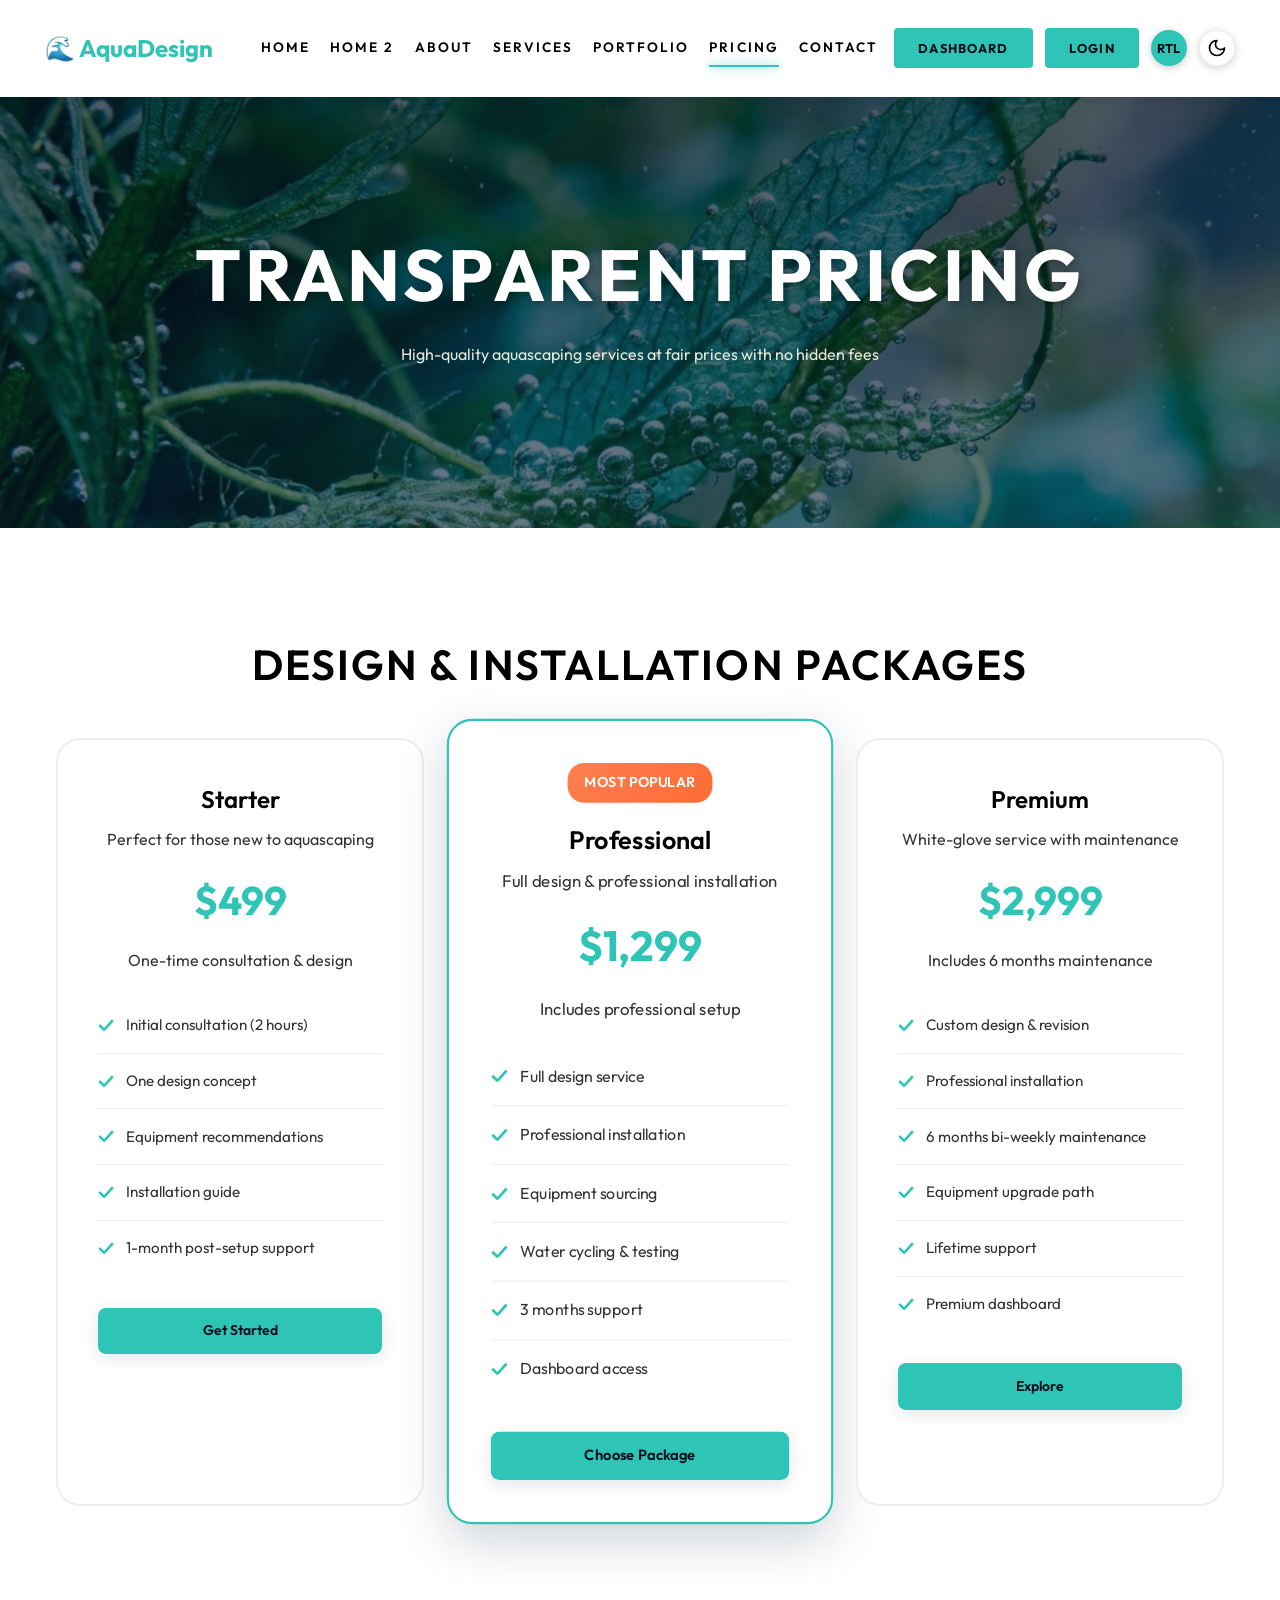
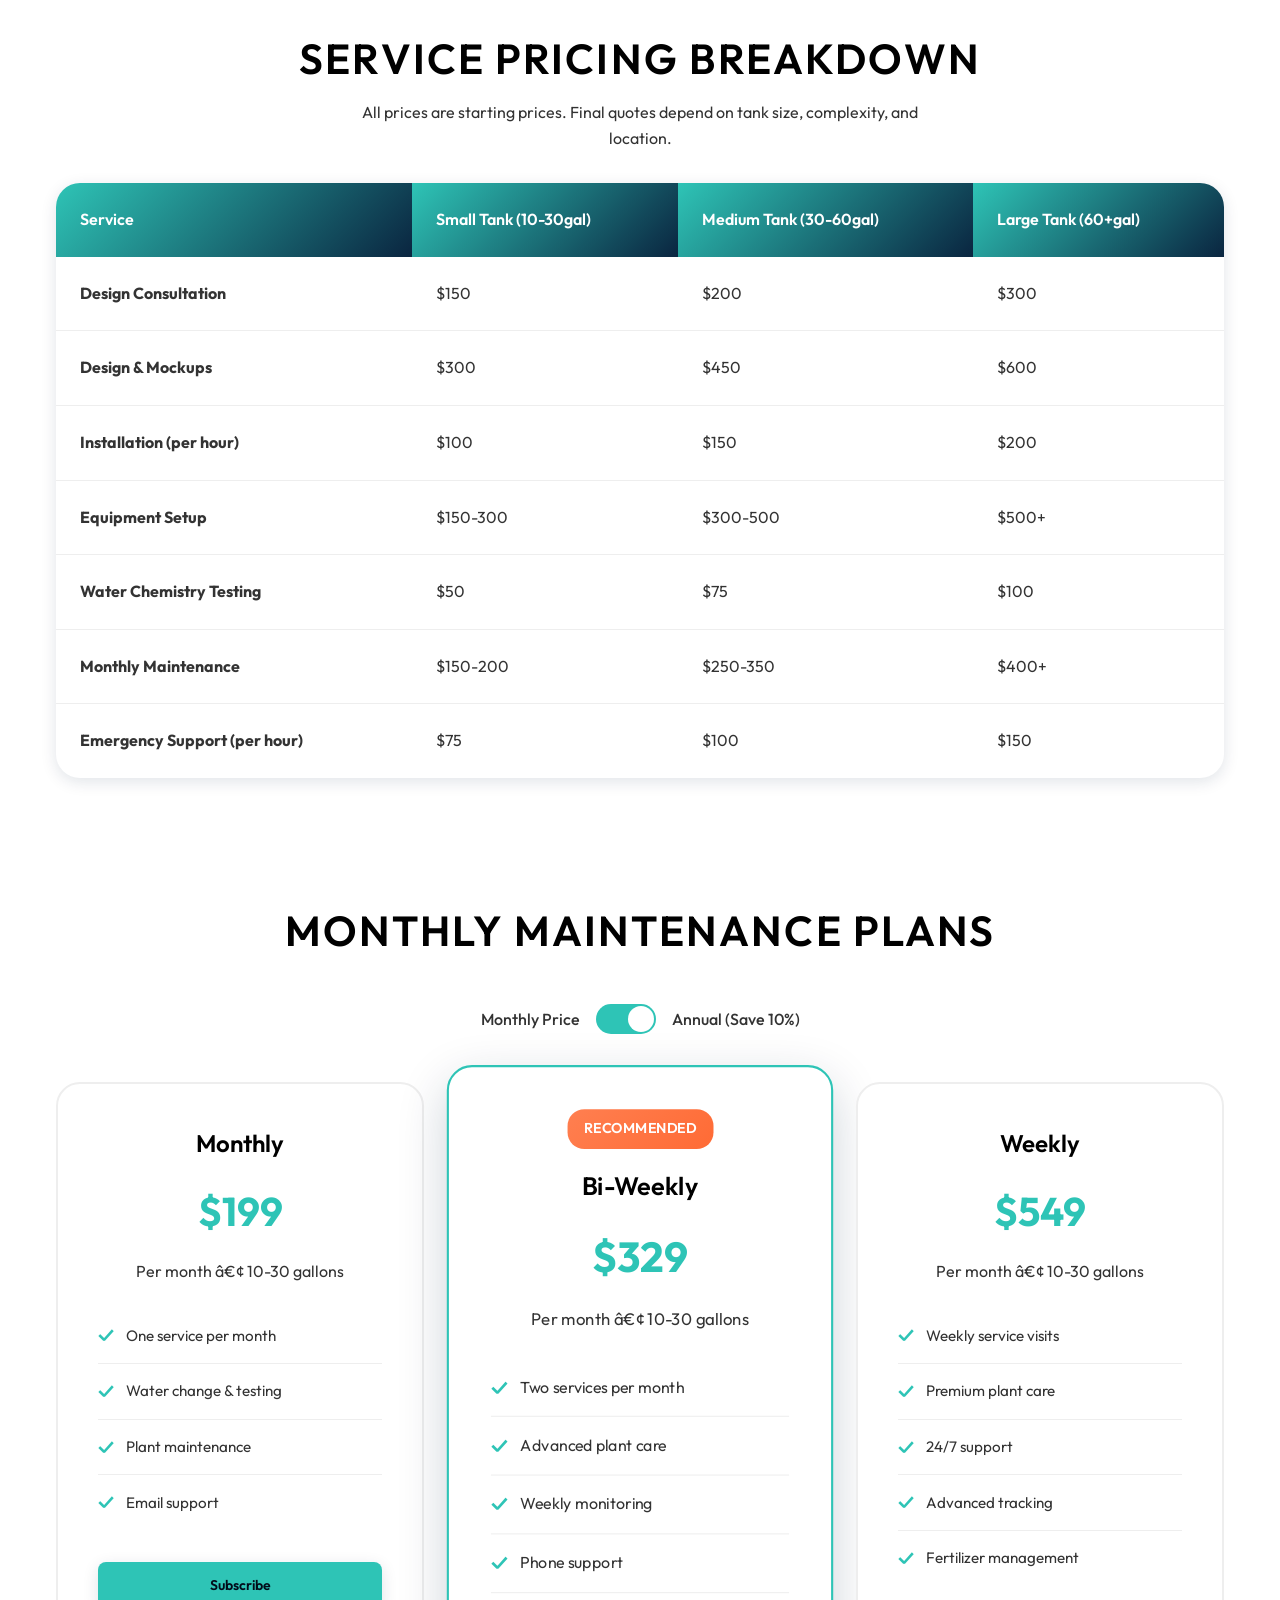
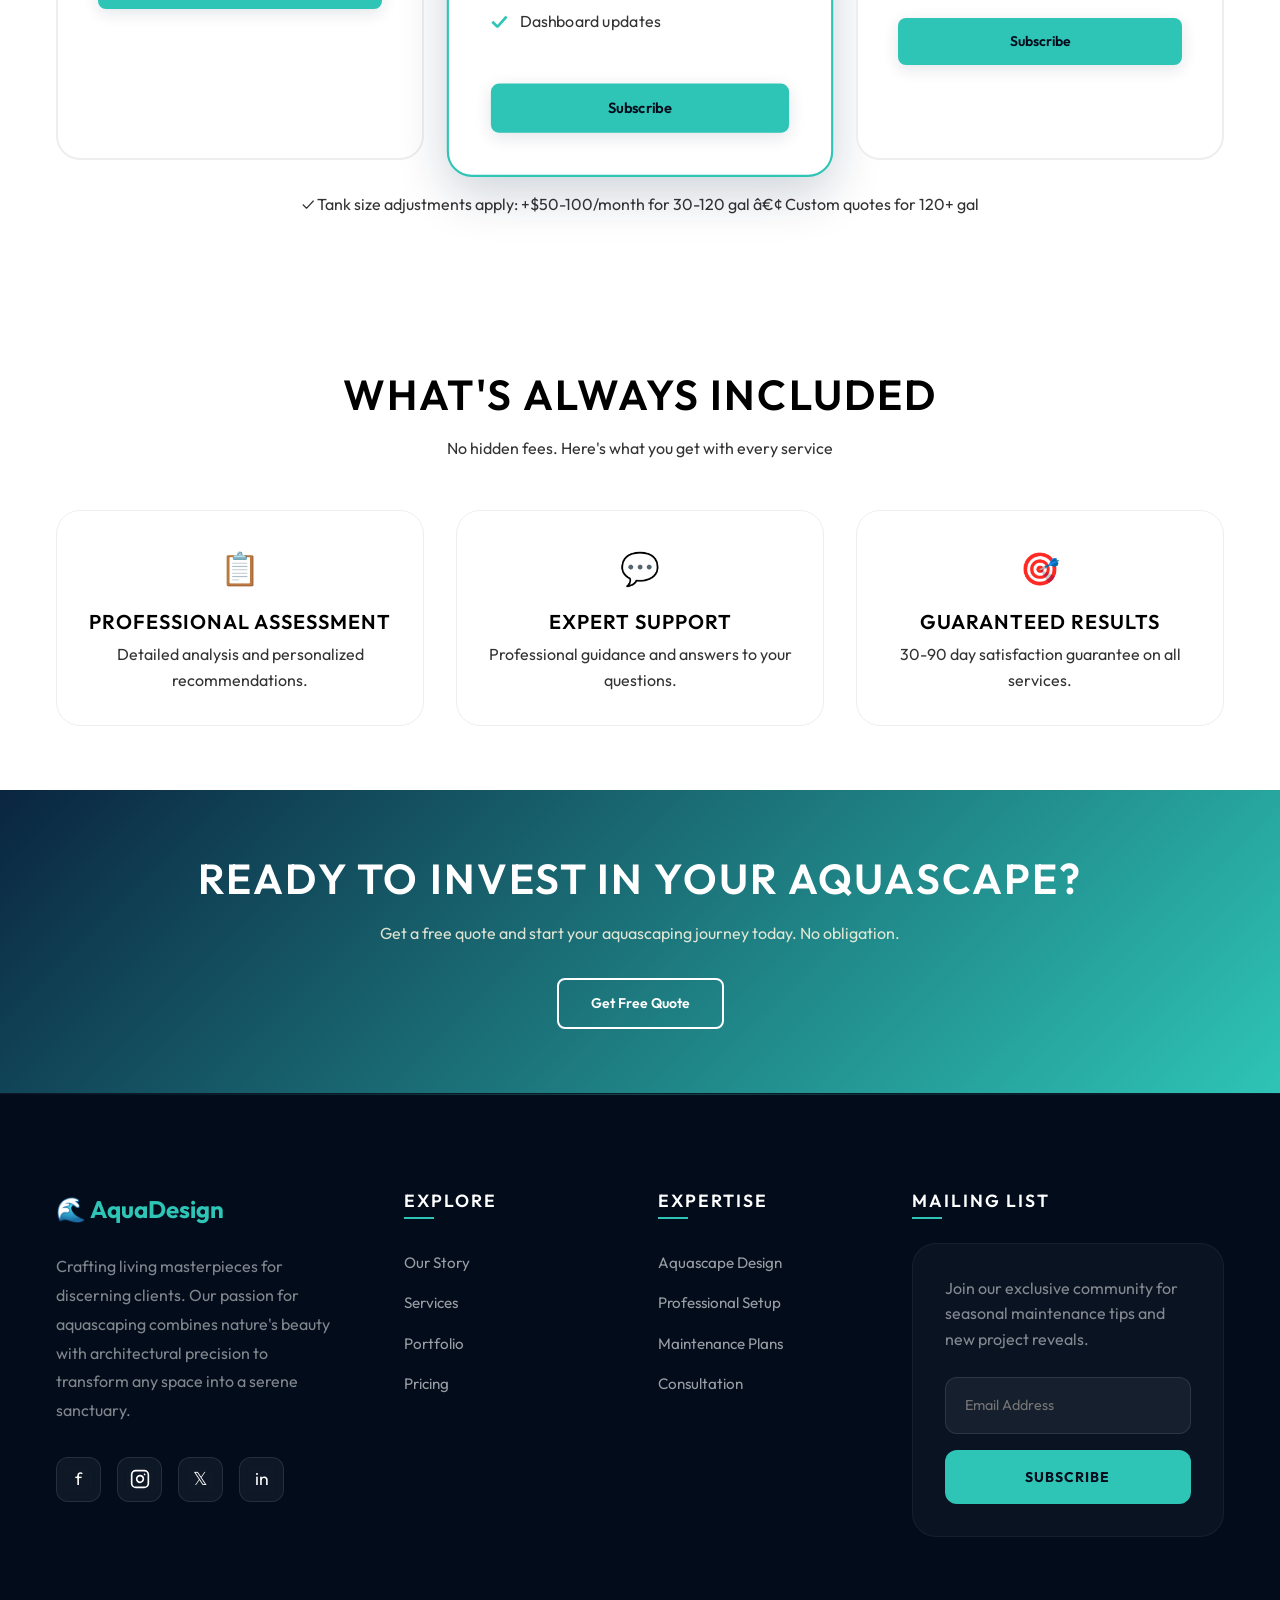
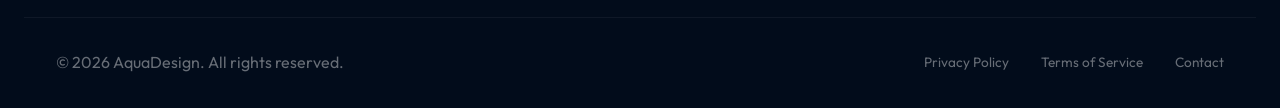
<file: pages/pricing.html>
<!DOCTYPE html>
<html lang="en">

<head>
  <meta charset="UTF-8">
  <meta name="viewport" content="width=device-width, initial-scale=1.0">
  <title>Pricing | AquaDesign - Service Costs</title>
  <link href="https://cdn.jsdelivr.net/npm/bootstrap@5.3.0/dist/css/bootstrap.min.css" rel="stylesheet">
  <link
    href="https://fonts.googleapis.com/css2?family=Outfit:wght@300;400;500;600;700&family=Libre+Baskerville:wght@400;700&display=swap"
    rel="stylesheet">
  <link rel="icon"
    href="data:image/svg+xml,<svg xmlns=%22http://www.w3.org/2000/svg%22 viewBox=%220 0 100 100%22><text y=%22.9em%22 font-size=%2290%22>🌊</text></svg>">
  <link rel="stylesheet" href="../assets/css/style.css">

  <style>
    .pricing-hero {
      background-image: linear-gradient(rgba(2, 12, 27, 0.7), rgba(10, 37, 64, 0.5)), url('../assets/img/hero-pricing.png');
      background-size: cover;
      background-position: center;
      background-attachment: fixed;
      color: white;
      padding: 10rem 2rem;
      text-align: center;
      margin-bottom: 3rem;
      min-height: 50vh;
      display: flex;
      flex-direction: column;
      align-items: center;
      justify-content: center;
    }

    .pricing-hero h1 {
      font-size: clamp(2.5rem, 6vw, 4.5rem);
      margin-bottom: 1.5rem;
      font-weight: 700;
      color: white;
      text-shadow: 2px 2px 10px rgba(0, 0, 0, 0.3);
    }

    .pricing-hero p {
      font-size: clamp(1.1rem, 2vw, 1.4rem);
      max-width: 800px;
      margin: 0 auto;
      color: rgba(244, 241, 222, 0.95);
      line-height: 1.6;
    }

    .pricing-section {
      padding: 4rem 2rem;
    }

    .pricing-card {
      background: var(--card-bg);
      border-radius: var(--radius-lg);
      padding: 2.5rem;
      border: 2px solid var(--border-color);
      transition: all 0.3s ease;
      height: 100%;
    }

    .pricing-card.featured {
      border-color: var(--aqua-teal);
      transform: scale(1.05);
      box-shadow: var(--shadow-xl);
    }

    .pricing-card:hover {
      border-color: var(--aqua-teal);
      box-shadow: var(--shadow-lg);
      transform: translateY(-8px);
    }

    .pricing-card.featured:hover {
      transform: scale(1.05) translateY(-8px);
    }

    .pricing-badge {
      display: inline-block;
      background: linear-gradient(135deg, #FF7F50, #FF6B35);
      color: white;
      padding: 0.5rem 1rem;
      border-radius: var(--radius-md);
      font-size: 0.85rem;
      font-weight: 600;
      text-transform: uppercase;
      margin-bottom: 1rem;
    }

    .package-name {
      font-size: 1.5rem;
      font-weight: 600;
      margin-bottom: 0.5rem;
      color: var(--text-primary);
    }

    .package-price {
      font-size: 2.5rem;
      color: var(--aqua-teal);
      font-weight: bold;
      margin: 1rem 0;
    }

    .price-details {
      color: var(--text-secondary);
      font-size: 0.95rem;
      margin-bottom: 1.5rem;
    }

    .features-list {
      list-style: none;
      padding-left: 0 !important;
      margin-bottom: 2rem;
    }

    .features-list li {
      padding: 0.75rem 0;
      margin-left: 0 !important;
      color: var(--text-secondary);
      border-bottom: 1px solid var(--border-color);
      display: flex;
      align-items: center;
      gap: 0.75rem;
      font-size: 0.95rem;
    }

    .features-list li::before {
      content: '✓';
      color: var(--aqua-teal);
      font-weight: bold;
      font-size: 1.2rem;
      flex-shrink: 0;
    }

    .features-list li:last-child {
      border-bottom: none;
    }

    .pricing-toggle {
      display: flex;
      gap: 1rem;
      justify-content: center;
      align-items: center;
      margin-bottom: 3rem;
    }

    .toggle-label {
      font-weight: 500;
      color: var(--text-secondary);
    }

    .toggle-switch {
      width: 60px;
      height: 30px;
      background: var(--border-color);
      border-radius: 20px;
      position: relative;
      cursor: pointer;
      transition: background 0.3s ease;
      border: none;
      padding: 0;
    }

    .toggle-switch.active {
      background: var(--aqua-teal);
    }

    .toggle-switch::after {
      content: '';
      position: absolute;
      width: 26px;
      height: 26px;
      background: white;
      border-radius: 50%;
      top: 2px;
      left: 2px;
      transition: left 0.3s ease;
    }

    .toggle-switch.active::after {
      left: 32px;
    }

    .savings-badge {
      background: linear-gradient(135deg, #2EC4B6, #6eddd8);
      color: var(--dark-navy);
      padding: 0.5rem 1rem;
      border-radius: var(--radius-md);
      font-size: 0.85rem;
      font-weight: 600;
      display: inline-block;
    }

    .price-table {
      width: 100%;
      border-collapse: collapse;
      margin-top: 2rem;
      background: var(--card-bg);
      border-radius: var(--radius-lg);
      overflow: hidden;
      box-shadow: var(--shadow-md);
    }

    .price-table th {
      background: linear-gradient(135deg, #2EC4B6, #0A2540);
      color: white;
      padding: 1.5rem;
      text-align: left;
      font-weight: 600;
    }

    .price-table td {
      padding: 1.5rem;
      border-bottom: 1px solid var(--border-color);
      color: var(--text-secondary);
    }

    .price-table tr:last-child td {
      border-bottom: none;
    }

    .price-table tr:hover {
      background: var(--bg-secondary);
    }

    .faq-section {
      max-width: 800px;
      margin: 0 auto;
    }

    .faq-item {
      margin-bottom: 1.5rem;
    }

    .faq-question {
      background: var(--card-bg);
      padding: 1.5rem;
      border-radius: var(--radius-md);
      cursor: pointer;
      display: flex;
      justify-content: space-between;
      align-items: center;
      transition: all 0.3s ease;
      border: 1px solid var(--border-color);
      font-weight: 500;
    }

    .faq-question:hover {
      background: var(--bg-secondary);
      border-color: var(--aqua-teal);
    }

    .faq-answer {
      background: var(--bg-secondary);
      padding: 1.5rem;
      border-radius: 0 0 var(--radius-md) var(--radius-md);
      margin-top: -1px;
      border: 1px solid var(--border-color);
      border-top: none;
      display: none;
      color: var(--text-secondary);
    }

    .faq-answer.show {
      display: block;
    }

    .faq-toggle {
      font-size: 1.5rem;
      transition: transform 0.3s ease;
    }

    .faq-question.active .faq-toggle {
      transform: rotate(180deg);
    }

    @media (max-width: 768px) {
      .pricing-card.featured {
        transform: scale(1);
      }

      .pricing-card.featured:hover {
        transform: translateY(-8px);
      }

      .pricing-toggle {
        flex-direction: column;
      }

      .pricing-grid-container {
        grid-template-columns: 1fr !important;
        gap: 1.5rem !important;
      }

      .table-responsive-wrapper {
        overflow-x: auto !important;
        -webkit-overflow-scrolling: touch;
        margin-bottom: 2rem;
        border-radius: var(--radius-lg);
        box-shadow: var(--shadow-sm);
      }

      .price-table {
        min-width: 700px !important;
      }

      .pricing-card {
        padding: 2rem 1rem !important;
        width: 100% !important;
      }
    }
  </style>
</head>

<body>

  <!-- Navbar -->
  <nav class="navbar navbar-expand-lg fixed-top">
    <div class="container-custom">
      <a class="navbar-brand" href="../index.html" style="display: flex; align-items: center; gap: 0.5rem;">
        🌊 AquaDesign
      </a>
      <button class="navbar-toggler" type="button" data-bs-toggle="collapse" data-bs-target="#navbarNav">
        <span class="navbar-toggler-icon"></span>
      </button>
      <div class="collapse navbar-collapse" id="navbarNav">
        <ul class="navbar-nav mx-auto">
          <li class="nav-item">
            <a class="nav-link" href="../index.html">Home</a>
          </li>
          <li class="nav-item">
            <a class="nav-link" href="home2.html">Home 2</a>
          </li>
          <li class="nav-item">
            <a class="nav-link" href="about.html">About</a>
          </li>
          <li class="nav-item">
            <a class="nav-link" href="services.html">Services</a>
          </li>
          <li class="nav-item">
            <a class="nav-link" href="portfolio.html">Portfolio</a>
          </li>
          <li class="nav-item">
            <a class="nav-link active" href="pricing.html">Pricing</a>
          </li>
          <li class="nav-item">
            <a class="nav-link" href="contact.html">Contact</a>
          </li>
        </ul>
        <div class="nav-utility">
          <a href="dashboard.html" class="btn-dashboard-nav">Dashboard</a>
          <a href="login.html" class="btn-login-nav">Login</a>
          <button class="rtl-toggle" title="Toggle RTL">RTL</button>
          <button class="theme-toggle" title="Toggle Theme">
            <svg xmlns="http://www.w3.org/2000/svg" width="16" height="16" viewBox="0 0 24 24" fill="none"
              stroke="currentColor" stroke-width="2" stroke-linecap="round" stroke-linejoin="round">
              <path d="M12 3a6 6 0 0 0 9 9 9 9 0 1 1-9-9Z" />
            </svg>
          </button>
        </div>
      </div>
    </div>
  </nav>

  <!-- Hero -->
  <section class="pricing-hero">
    <div class="container-custom">
      <h1>Transparent Pricing</h1>
      <p>High-quality aquascaping services at fair prices with no hidden fees</p>
    </div>
  </section>

  <!-- Service Pricing -->
  <section class="pricing-section">
    <div class="container-custom">
      <h2 style="text-align: center; margin-bottom: 3rem;">Design & Installation Packages</h2>

      <div class="pricing-grid-container"
        style="display: grid; grid-template-columns: repeat(auto-fit, minmax(280px, 1fr)); gap: 2rem;">
        <!-- Starter -->
        <div class="pricing-card">
          <div class="package-name">Starter</div>
          <p style="color: var(--text-secondary); font-size: 0.95rem; margin-bottom: 1rem;">
            Perfect for those new to aquascaping
          </p>
          <div class="package-price">$499</div>
          <p class="price-details">One-time consultation & design</p>
          <ul class="features-list">
            <li>Initial consultation (2 hours)</li>
            <li>One design concept</li>
            <li>Equipment recommendations</li>
            <li>Installation guide</li>
            <li>1-month post-setup support</li>
          </ul>
          <a href="contact.html" class="btn btn-primary w-100">Get Started</a>
        </div>

        <!-- Professional (Featured) -->
        <div class="pricing-card featured">
          <div class="pricing-badge">Most Popular</div>
          <div class="package-name">Professional</div>
          <p style="color: var(--text-secondary); font-size: 0.95rem; margin-bottom: 1rem;">
            Full design & professional installation
          </p>
          <div class="package-price">$1,299</div>
          <p class="price-details">Includes professional setup</p>
          <ul class="features-list">
            <li>Full design service</li>
            <li>Professional installation</li>
            <li>Equipment sourcing</li>
            <li>Water cycling & testing</li>
            <li>3 months support</li>
            <li>Dashboard access</li>
          </ul>
          <a href="contact.html" class="btn btn-primary w-100">Choose Package</a>
        </div>

        <!-- Premium -->
        <div class="pricing-card">
          <div class="package-name">Premium</div>
          <p style="color: var(--text-secondary); font-size: 0.95rem; margin-bottom: 1rem;">
            White-glove service with maintenance
          </p>
          <div class="package-price">$2,999</div>
          <p class="price-details">Includes 6 months maintenance</p>
          <ul class="features-list">
            <li>Custom design & revision</li>
            <li>Professional installation</li>
            <li>6 months bi-weekly maintenance</li>
            <li>Equipment upgrade path</li>
            <li>Lifetime support</li>
            <li>Premium dashboard</li>
          </ul>
          <a href="contact.html" class="btn btn-primary w-100">Explore</a>
        </div>
      </div>
    </div>
  </section>

  <!-- Pricing Breakdown Table -->
  <section class="pricing-section" style="background: var(--bg-secondary);">
    <div class="container-custom">
      <h2 style="text-align: center; margin-bottom: 1rem;">Service Pricing Breakdown</h2>
      <p
        style="text-align: center; color: var(--text-secondary); margin-bottom: 2rem; max-width: 600px; margin-left: auto; margin-right: auto;">
        All prices are starting prices. Final quotes depend on tank size, complexity, and location.
      </p>

      <div class="table-responsive-wrapper">
        <table class="price-table">
          <thead>
            <tr>
              <th>Service</th>
              <th>Small Tank (10-30gal)</th>
              <th>Medium Tank (30-60gal)</th>
              <th>Large Tank (60+gal)</th>
            </tr>
          </thead>
          <tbody>
            <tr>
              <td><strong>Design Consultation</strong></td>
              <td>$150</td>
              <td>$200</td>
              <td>$300</td>
            </tr>
            <tr>
              <td><strong>Design & Mockups</strong></td>
              <td>$300</td>
              <td>$450</td>
              <td>$600</td>
            </tr>
            <tr>
              <td><strong>Installation (per hour)</strong></td>
              <td>$100</td>
              <td>$150</td>
              <td>$200</td>
            </tr>
            <tr>
              <td><strong>Equipment Setup</strong></td>
              <td>$150-300</td>
              <td>$300-500</td>
              <td>$500+</td>
            </tr>
            <tr>
              <td><strong>Water Chemistry Testing</strong></td>
              <td>$50</td>
              <td>$75</td>
              <td>$100</td>
            </tr>
            <tr>
              <td><strong>Monthly Maintenance</strong></td>
              <td>$150-200</td>
              <td>$250-350</td>
              <td>$400+</td>
            </tr>
            <tr>
              <td><strong>Emergency Support (per hour)</strong></td>
              <td>$75</td>
              <td>$100</td>
              <td>$150</td>
            </tr>
          </tbody>
        </table>
      </div>
    </div>
  </section>

  <!-- Maintenance Plans -->
  <section class="pricing-section">
    <div class="container-custom">
      <h2 style="text-align: center; margin-bottom: 3rem;">Monthly Maintenance Plans</h2>

      <div class="pricing-toggle">
        <span class="toggle-label">Monthly Price</span>
        <button class="toggle-switch active" onclick="toggleBilling(this)"></button>
        <span class="toggle-label">Annual (Save 10%)</span>
      </div>

      <div class="pricing-grid-container"
        style="display: grid; grid-template-columns: repeat(auto-fit, minmax(280px, 1fr)); gap: 2rem;">
        <!-- Monthly -->
        <div class="pricing-card">
          <div class="package-name">Monthly</div>
          <div class="package-price" id="price-monthly-1">$199</div>
          <p class="price-details">Per month â€¢ 10-30 gallons</p>
          <ul class="features-list">
            <li>One service per month</li>
            <li>Water change & testing</li>
            <li>Plant maintenance</li>
            <li>Email support</li>
          </ul>
          <a href="contact.html" class="btn btn-primary w-100">Subscribe</a>
        </div>

        <!-- Bi-Weekly (Featured) -->
        <div class="pricing-card featured">
          <div class="pricing-badge">Recommended</div>
          <div class="package-name">Bi-Weekly</div>
          <div class="package-price" id="price-biweekly">$329</div>
          <p class="price-details">Per month â€¢ 10-30 gallons</p>
          <ul class="features-list">
            <li>Two services per month</li>
            <li>Advanced plant care</li>
            <li>Weekly monitoring</li>
            <li>Phone support</li>
            <li>Dashboard updates</li>
          </ul>
          <a href="contact.html" class="btn btn-primary w-100">Subscribe</a>
        </div>

        <!-- Weekly -->
        <div class="pricing-card">
          <div class="package-name">Weekly</div>
          <div class="package-price" id="price-weekly">$549</div>
          <p class="price-details">Per month â€¢ 10-30 gallons</p>
          <ul class="features-list">
            <li>Weekly service visits</li>
            <li>Premium plant care</li>
            <li>24/7 support</li>
            <li>Advanced tracking</li>
            <li>Fertilizer management</li>
          </ul>
          <a href="contact.html" class="btn btn-primary w-100">Subscribe</a>
        </div>
      </div>

      <p style="text-align: center; color: var(--text-secondary); margin-top: 2rem; font-size: 0.95rem;">
        ✓ Tank size adjustments apply: +$50-100/month for 30-120 gal â€¢ Custom quotes for 120+ gal
      </p>
    </div>
  </section>

  <!-- What's Included -->
  <section class="pricing-section" style="background: var(--bg-secondary);">
    <div class="container-custom">
      <h2 style="text-align: center; margin-bottom: 1rem;">What's Always Included</h2>
      <p style="text-align: center; color: var(--text-secondary); margin-bottom: 3rem;">
        No hidden fees. Here's what you get with every service
      </p>

      <div class="pricing-grid-container"
        style="display: grid; grid-template-columns: repeat(auto-fit, minmax(250px, 1fr)); gap: 2rem;">
        <div
          style="background: var(--card-bg); padding: 2rem 1.5rem; border-radius: var(--radius-lg); border: 1px solid var(--border-color); text-align: center;">
          <div style="font-size: 2rem; margin-bottom: 1rem;">📋</div>
          <h5 style="margin-bottom: 0.5rem;">Professional Assessment</h5>
          <p style="color: var(--text-secondary); font-size: 0.95rem; margin-bottom: 0;">Detailed analysis and
            personalized recommendations.</p>
        </div>

        <div
          style="background: var(--card-bg); padding: 2rem 1.5rem; border-radius: var(--radius-lg); border: 1px solid var(--border-color); text-align: center;">
          <div style="font-size: 2rem; margin-bottom: 1rem;">💬</div>
          <h5 style="margin-bottom: 0.5rem;">Expert Support</h5>
          <p style="color: var(--text-secondary); font-size: 0.95rem; margin-bottom: 0;">Professional guidance and
            answers to your questions.</p>
        </div>

        <div
          style="background: var(--card-bg); padding: 2rem 1.5rem; border-radius: var(--radius-lg); border: 1px solid var(--border-color); text-align: center;">
          <div style="font-size: 2rem; margin-bottom: 1rem;">🎯</div>
          <h5 style="margin-bottom: 0.5rem;">Guaranteed Results</h5>
          <p style="color: var(--text-secondary); font-size: 0.95rem; margin-bottom: 0;">30-90 day satisfaction
            guarantee on all services.</p>
        </div>
      </div>
    </div>
  </section>



  <!-- CTA -->
  <section class="cta-dark-gradient"
    style="background: linear-gradient(135deg, #0A2540 0%, #2EC4B6 100%); padding: 4rem 2rem; color: white; text-align: center;">
    <div class="container-custom">
      <h2 style="color: var(--text-primary); margin-bottom: 1rem;">Ready to Invest in Your Aquascape?</h2>
      <p
        style="color: rgba(244, 241, 222, 0.9); margin-bottom: 2rem; max-width: 600px; margin-left: auto; margin-right: auto;">
        Get a free quote and start your aquascaping journey today. No obligation.
      </p>
      <a href="contact.html" class="btn btn-white">Get Free Quote</a>
    </div>
  </section>

  <!-- Footer -->
  <footer class="fade-in">
    <div class="container-custom">
      <div class="footer-grid">
        <!-- Brand Section -->
        <div class="footer-brand">
          <a href="../index.html" class="navbar-brand"
            style="text-decoration: none; display: flex; align-items: center; gap: 0.5rem; margin-bottom: 1.5rem;">
            🌊 AquaDesign
          </a>
          <p>
            Crafting living masterpieces for discerning clients. Our passion for aquascaping combines nature's beauty
            with architectural precision to transform any space into a serene sanctuary.
          </p>
          <div class="social-icons-v2">
            <a href="#" class="social-icon-v2" title="Facebook">f</a>
            <a href="#" class="social-icon-v2" title="Instagram">
              <svg xmlns="http://www.w3.org/2000/svg" width="20" height="20" viewBox="0 0 24 24" fill="none"
                stroke="currentColor" stroke-width="2" stroke-linecap="round" stroke-linejoin="round">
                <rect x="2" y="2" width="20" height="20" rx="5" ry="5"></rect>
                <path d="M16 11.37A4 4 0 1 1 12.63 8 4 4 0 0 1 16 11.37z"></path>
                <line x1="17.5" y1="6.5" x2="17.51" y2="6.5"></line>
              </svg>
            </a>
            <a href="#" class="social-icon-v2" title="Twitter">𝕏</a>
            <a href="#" class="social-icon-v2" title="LinkedIn">in</a>
          </div>
        </div>

        <!-- Quick Links -->
        <div class="footer-section">
          <h4>Explore</h4>
          <ul class="footer-links">
            <li><a href="about.html" class="footer-link">Our Story</a></li>
            <li><a href="services.html" class="footer-link">Services</a></li>
            <li><a href="portfolio.html" class="footer-link">Portfolio</a></li>
            <li><a href="pricing.html" class="footer-link">Pricing</a></li>
          </ul>
        </div>

        <!-- Services -->
        <div class="footer-section">
          <h4>Expertise</h4>
          <ul class="footer-links">
            <li><a href="services.html" class="footer-link">Aquascape Design</a></li>
            <li><a href="services.html" class="footer-link">Professional Setup</a></li>
            <li><a href="maintenance.html" class="footer-link">Maintenance Plans</a></li>
            <li><a href="services.html" class="footer-link">Consultation</a></li>
          </ul>
        </div>

        <!-- Newsletter -->
        <div class="footer-section">
          <h4>Mailing List</h4>
          <div class="newsletter-v2">
            <p>Join our exclusive community for seasonal maintenance tips and new project reveals.</p>
            <form class="newsletter-form-v2">
              <input type="email" placeholder="Email Address" required>
              <button type="submit">Subscribe</button>
            </form>
          </div>
        </div>
      </div>

      <div class="footer-bottom-v2">
        <p>&copy; 2026 AquaDesign. All rights reserved.</p>
        <div class="footer-legal-links">
          <a href="#" class="footer-legal-link">Privacy Policy</a>
          <a href="#" class="footer-legal-link">Terms of Service</a>
          <a href="contact.html" class="footer-legal-link">Contact</a>
        </div>
      </div>
    </div>
  </footer>

  <script src="https://cdn.jsdelivr.net/npm/bootstrap@5.3.0/dist/js/bootstrap.bundle.min.js"></script>
  <script src="../assets/js/script.js"></script>

  <script>
    function toggleBilling(button) {
      button.classList.toggle('active');
      const isAnnual = button.classList.contains('active');

      if (isAnnual) {
        document.getElementById('price-monthly-1').textContent = '$214';
        document.getElementById('price-biweekly').textContent = '$355';
        document.getElementById('price-weekly').textContent = '$590';
      } else {
        document.getElementById('price-monthly-1').textContent = '$199';
        document.getElementById('price-biweekly').textContent = '$329';
        document.getElementById('price-weekly').textContent = '$549';
      }
    }
  </script>
</body>

</html>
</file>
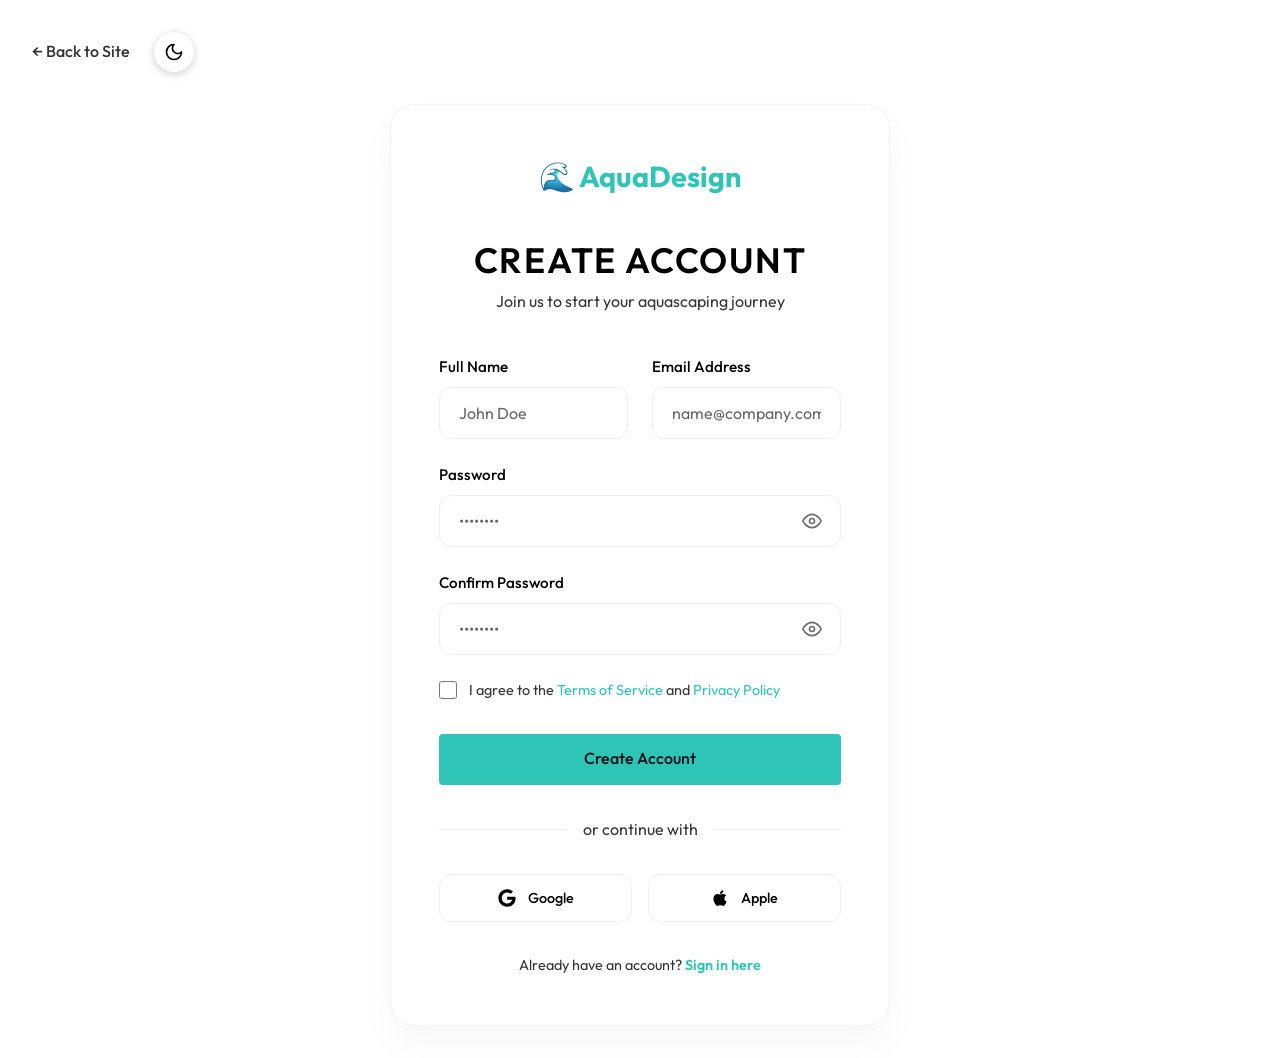
<file: pages/signup.html>
<!DOCTYPE html>
<html lang="en">

<head>
  <meta charset="UTF-8">
  <meta name="viewport" content="width=device-width, initial-scale=1.0">
  <meta name="description" content="Create an account with AquaDesign - Premium Aquascaping Services">
  <title>Sign Up | AquaDesign</title>

  <!-- Bootstrap 5 -->
  <link href="https://cdn.jsdelivr.net/npm/bootstrap@5.3.0/dist/css/bootstrap.min.css" rel="stylesheet">
  <!-- Google Fonts -->
  <link href="https://fonts.googleapis.com/css2?family=Outfit:wght@300;400;500;600;700&family=Libre+Baskerville:wght@400;700&display=swap" rel="stylesheet">
  <!-- CSS Variables & Global Styles -->
  <link rel="icon"
    href="data:image/svg+xml,<svg xmlns=%22http://www.w3.org/2000/svg%22 viewBox=%220 0 100 100%22><text y=%22.9em%22 font-size=%2290%22>🌊</text></svg>">
  <link rel="stylesheet" href="../assets/css/style.css">

  <style>
    :root {
      --glass-bg: rgba(255, 255, 255, 0.05);
      --glass-border: rgba(255, 255, 255, 0.1);
    }

    [data-theme="light"] {
      --glass-bg: #ffffff;
      --glass-border: rgba(0, 0, 0, 0.05);
      --auth-bg-gradient: none;
    }

    [data-theme="dark"] {
      --auth-bg-gradient: radial-gradient(circle at bottom right, var(--aqua-teal-light), transparent),
        radial-gradient(circle at top left, rgba(0, 0, 0, 0.05), transparent);
    }

    body {
      background: var(--bg-primary);
      min-height: 100vh;
      display: flex;
      flex-direction: column;
    }

    .auth-wrapper {
      flex: 1;
      display: flex;
      align-items: center;
      justify-content: center;
      padding: 2rem;
      background: var(--auth-bg-gradient);
    }

    .auth-card {
      width: 100%;
      max-width: 500px;
      padding: 3rem;
      background: var(--glass-bg);
      backdrop-filter: blur(20px);
      -webkit-backdrop-filter: blur(20px);
      border: 1px solid var(--glass-border);
      border-radius: 24px;
      box-shadow: var(--shadow-xl);
      animation: fadeIn 0.8s ease-out;
    }

    [data-theme="light"] .auth-card {
      backdrop-filter: none;
      -webkit-backdrop-filter: none;
      box-shadow: 0 20px 40px rgba(0, 0, 0, 0.03);
    }

    @keyframes fadeIn {
      from {
        opacity: 0;
        transform: translateY(20px);
      }

      to {
        opacity: 1;
        transform: translateY(0);
      }
    }

    .brand-logo {
      font-size: 1.8rem;
      font-weight: 700;
      color: var(--aqua-teal) !important;
      text-decoration: none;
      display: block;
      text-align: center;
      margin-bottom: 2.5rem;
      transition: color 0.3s ease;
    }

    .brand-logo:hover {
      color: var(--aqua-light) !important;
    }

    .auth-title {
      font-size: 2.2rem;
      margin-bottom: 0.5rem;
      color: var(--text-primary);
      text-align: center;
    }

    .auth-subtitle {
      color: var(--text-secondary);
      text-align: center;
      margin-bottom: 2.5rem;
      font-size: 0.95rem;
    }

    .form-label {
      font-weight: 500;
      color: var(--text-primary);
      margin-bottom: 0.5rem;
    }

    .form-control {
      background: var(--bg-secondary);
      border: 1px solid var(--border-color);
      color: var(--text-primary);
      padding: 0.8rem 1.2rem;
      border-radius: 12px;
      transition: all 0.3s ease;
    }

    .form-control:focus {
      background: var(--bg-primary);
      border-color: var(--aqua-teal);
      box-shadow: 0 0 0 4px var(--aqua-teal-light);
      color: var(--text-primary);
    }

    .btn-auth {
      background: var(--aqua-teal);
      color: var(--dark-navy) !important;
      width: 100%;
      margin-top: 2rem;
      border: none;
      padding: 0.8rem 1.5rem;
      font-size: 1rem;
    }

    .divider {
      display: flex;
      align-items: center;
      text-align: center;
      margin: 2rem 0;
      color: var(--text-secondary);
    }

    .divider::before,
    .divider::after {
      content: '';
      flex: 1;
      border-bottom: 1px solid var(--border-color);
    }

    .divider:not(:empty)::before {
      margin-right: 1rem;
    }

    .divider:not(:empty)::after {
      margin-left: 1rem;
    }

    .btn-social {
      background: var(--bg-secondary);
      border: 1px solid var(--border-color);
      color: var(--text-primary);
      width: 100%;
      padding: 0.7rem 1rem;
      font-size: 0.9rem;
      display: flex;
      align-items: center;
      justify-content: center;
      gap: 0.75rem;
      border-radius: 12px;
      transition: all 0.3s ease;
    }

    .btn-social:hover {
      background: var(--bg-primary);
      border-color: var(--aqua-teal);
    }

    .btn-social span {
      font-weight: 700;
      font-size: 1.1rem;
    }

    .social-btns {
      display: grid;
      grid-template-columns: 1fr 1fr;
      gap: 1rem;
    }

    .auth-footer {
      margin-top: 2rem;
      text-align: center;
      color: var(--text-secondary);
      font-size: 0.9rem;
    }

    .auth-footer a {
      color: var(--aqua-teal);
      text-decoration: none;
      font-weight: 600;
    }

    .back-home {
      position: absolute;
      top: 2rem;
      left: 2rem;
      color: var(--text-secondary);
      text-decoration: none;
      display: flex;
      align-items: center;
      gap: 0.5rem;
      font-weight: 500;
      transition: color 0.3s ease;
    }

    .back-home:hover {
      color: var(--text-primary);
    }

    .checkbox-container {
      display: flex;
      align-items: center;
      gap: 0.75rem;
      margin-top: 1.5rem;
      color: var(--text-secondary);
      font-size: 0.9rem;
    }

    .checkbox-container input {
      margin-top: 0;
      width: 18px;
      height: 18px;
      cursor: pointer;
    }

    .password-wrapper {
      position: relative;
    }

    .password-toggle {
      position: absolute;
      right: 1.2rem;
      top: 50%;
      transform: translateY(-50%);
      background: none;
      border: none;
      color: var(--text-secondary);
      cursor: pointer;
      padding: 0;
      display: flex;
      align-items: center;
      justify-content: center;
      opacity: 0.7;
    }

    .password-toggle:hover {
      opacity: 1;
      color: var(--aqua-teal);
    }
  </style>
</head>

<body>

  <div
    style="position: absolute; top: 2rem; left: 2rem; display: flex; align-items: center; gap: 1.5rem; z-index: 100;">
    <a href="../index.html" class="back-home" style="position: static;">
      ← Back to Site
    </a>
    <button class="theme-toggle" title="Toggle Theme"><svg xmlns="http://www.w3.org/2000/svg" width="20" height="20"
        viewBox="0 0 24 24" fill="none" stroke="currentColor" stroke-width="2" stroke-linecap="round"
        stroke-linejoin="round">
        <path d="M12 3a6 6 0 0 0 9 9 9 9 0 1 1-9-9Z" />
      </svg></button>
  </div>

  <div class="auth-wrapper">
    <div class="auth-card">
      <a href="../index.html" class="brand-logo">🌊 AquaDesign</a>

      <h1 class="auth-title">Create Account</h1>
      <p class="auth-subtitle">Join us to start your aquascaping journey</p>

      <form>
        <div class="row">
          <div class="col-md-6 mb-4">
            <label class="form-label">Full Name</label>
            <input type="text" class="form-control" placeholder="John Doe" required>
          </div>
          <div class="col-md-6 mb-4">
            <label class="form-label">Email Address</label>
            <input type="email" class="form-control" placeholder="name@company.com" required>
          </div>
        </div>

        <div class="mb-4">
          <label class="form-label">Password</label>
          <div class="password-wrapper">
            <input type="password" id="passwordInput" class="form-control" placeholder="••••••••" required>
            <button type="button" class="password-toggle toggle-password" data-target="passwordInput">
              <svg xmlns="http://www.w3.org/2000/svg" width="20" height="20" viewBox="0 0 24 24" fill="none"
                stroke="currentColor" stroke-width="2" stroke-linecap="round" stroke-linejoin="round">
                <path d="M1 12s4-8 11-8 11 8 11 8-4 8-11 8-11-8-11-8z"></path>
                <circle cx="12" cy="12" r="3"></circle>
              </svg>
            </button>
          </div>
        </div>

        <div class="mb-3">
          <label class="form-label">Confirm Password</label>
          <div class="password-wrapper">
            <input type="password" id="confirmPasswordInput" class="form-control" placeholder="••••••••" required>
            <button type="button" class="password-toggle toggle-password" data-target="confirmPasswordInput">
              <svg xmlns="http://www.w3.org/2000/svg" width="20" height="20" viewBox="0 0 24 24" fill="none"
                stroke="currentColor" stroke-width="2" stroke-linecap="round" stroke-linejoin="round">
                <path d="M1 12s4-8 11-8 11 8 11 8-4 8-11 8-11-8-11-8z"></path>
                <circle cx="12" cy="12" r="3"></circle>
              </svg>
            </button>
          </div>
        </div>

        <div class="checkbox-container">
          <input type="checkbox" required>
          <span>I agree to the <a href="#">Terms of Service</a> and <a href="#">Privacy Policy</a></span>
        </div>

        <button type="submit" class="btn-auth">Create Account</button>

        <div class="divider">or continue with</div>

        <div class="social-btns">
          <button type="button" class="btn-social">
            <svg xmlns="http://www.w3.org/2000/svg" width="18" height="18" fill="currentColor" viewBox="0 0 488 512">
              <path
                d="M488 261.8C488 403.3 391.1 504 248 504 110.8 504 0 393.2 0 256S110.8 8 248 8c66.8 0 123 24.5 166.3 64.9l-67.5 64.9C258.5 52.6 94.3 116.6 94.3 256c0 86.5 69.1 156.6 153.7 156.6 98.2 0 135-70.4 140.8-106.9H248v-85.3h236.1c2.3 12.7 3.9 24.9 3.9 41.4z" />
            </svg> Google
          </button>
          <button type="button" class="btn-social">
            <svg xmlns="http://www.w3.org/2000/svg" width="18" height="18" fill="currentColor" viewBox="0 0 384 512">
              <path
                d="M318.7 268.7c-.2-36.7 16.4-64.4 50-84.8-18.8-26.9-47.2-41.7-84.7-44.6-35.5-2.8-74.3 20.7-88.5 20.7-15 0-49.4-19.7-76.4-19.7C63.3 141.2 4 184.8 4 273.5q0 39.3 14.4 81.2c12.8 36.7 59 126.7 107.2 125.2 25.2-.6 43-17.9 75.8-17.9 31.8 0 48.3 17.9 76.4 17.9 48.6-.7 90.4-82.5 102.6-119.3-65.2-30.7-61.7-90-61.7-91.9zm-56.6-164.2c27.3-32.4 24.8-61.9 24-72.5-24.1 1.4-52 16.4-67.9 34.9-17.5 19.8-27.8 44.3-25.6 71.9 26.1 2 49.9-11.4 69.5-34.3z" />
            </svg> Apple
          </button>
        </div>
      </form>

      <div class="auth-footer">
        Already have an account? <a href="login.html">Sign in here</a>
      </div>
    </div>
  </div>



  <script>
    const eyeIcon = `
      <svg xmlns="http://www.w3.org/2000/svg" width="20" height="20" viewBox="0 0 24 24" fill="none" stroke="currentColor" stroke-width="2" stroke-linecap="round" stroke-linejoin="round"><path d="M1 12s4-8 11-8 11 8 11 8-4 8-11 8-11-8-11-8z"></path><circle cx="12" cy="12" r="3"></circle></svg>
    `;
    const eyeOffIcon = `
      <svg xmlns="http://www.w3.org/2000/svg" width="20" height="20" viewBox="0 0 24 24" fill="none" stroke="currentColor" stroke-width="2" stroke-linecap="round" stroke-linejoin="round"><path d="M17.94 17.94A10.07 10.07 0 0 1 12 20c-7 0-11-8-11-8a18.45 18.45 0 0 1 5.06-5.94M9.9 4.24A9.12 9.12 0 0 1 12 4c7 0 11 8 11 8a18.5 18.5 0 0 1-2.16 3.19m-6.72-1.07a3 3 0 1 1-4.24-4.24"></path><line x1="1" y1="1" x2="23" y2="23"></line></svg>
    `;

    document.querySelectorAll('.toggle-password').forEach(button => {
      button.addEventListener('click', function () {
        const targetId = this.getAttribute('data-target');
        const input = document.getElementById(targetId);
        const type = input.getAttribute('type') === 'password' ? 'text' : 'password';
        input.setAttribute('type', type);
        this.innerHTML = type === 'password' ? eyeIcon : eyeOffIcon;
      });
    });
  </script>
  <script src="../assets/js/script.js"></script>
</body>

</html>
</file>
<file: assets/css/style.css>
/* ============================================
   AQUASCAPING & CUSTOM AQUARIUM DESIGN
   Premium CSS Master Stylesheet
   ============================================ */

/* ============================================
   1. CSS VARIABLES & ROOT CONFIGURATION
   ============================================ */

:root {
  /* Primary Color Palette */
  --primary-dark: #0A2540;
  --primary-blue: #1a4d6d;
  --aqua-teal: #2EC4B6;
  --aqua-light: #6eddd8;
  --soft-sand: #FFFFFF;
  --coral-accent: #FF7F50;
  --dark-navy: #020C1B;
  --white-pure: #FFFFFF;
  --gray-light: #F8F7F4;
  --gray-medium: #D3D0CB;
  --gray-dark: #4A4A4A;

  /* Gradients */
  --gradient-aqua: linear-gradient(135deg, #0A2540 0%, #2EC4B6 100%);
  --gradient-sunset: linear-gradient(135deg, #FF7F50 0%, #FF6B35 100%);
  --gradient-dark: linear-gradient(135deg, #000000 0%, #0A2540 100%);
  --gradient-light: linear-gradient(135deg, #FFFFFF 0%, #F8F9FA 100%);

  /* Typography */
  --font-primary: 'Outfit', sans-serif;
  --font-secondary: 'Libre Baskerville', serif;

  /* Spacing */
  --spacing-xs: 0.5rem;
  --spacing-sm: 1rem;
  --spacing-md: 1.5rem;
  --spacing-lg: 2rem;
  --spacing-xl: 3rem;
  --spacing-2xl: 4rem;
  --spacing-3xl: 6rem;

  /* Border Radius */
  --radius-sm: 0.5rem;
  --radius-md: 1rem;
  --radius-lg: 1.5rem;
  --radius-xl: 2rem;

  /* Shadows */
  --shadow-sm: 0 2px 8px rgba(10, 37, 64, 0.08);
  --shadow-md: 0 4px 16px rgba(10, 37, 64, 0.12);
  --shadow-lg: 0 8px 32px rgba(10, 37, 64, 0.15);
  --shadow-xl: 0 16px 48px rgba(10, 37, 64, 0.2);
  --shadow-glass: 0 8px 32px 0 rgba(31, 38, 135, 0.15);

  /* Transitions */
  --transition-fast: 0.2s ease-in-out;
  --transition-normal: 0.3s ease-in-out;
  --transition-slow: 0.5s ease-in-out;

  /* Z-Index */
  --z-dropdown: 1000;
  --z-sticky: 1020;
  --z-fixed: 1030;
  --z-modal: 1040;
  --z-popover: 1050;
  --z-tooltip: 1070;
}

/* Dark Mode Variables */
[data-theme="dark"] {
  --bg-primary: #000000;
  --bg-secondary: #000000;
  --bg-tertiary: #000000;
  --text-primary: #FFFFFF;
  --text-secondary: #CCCCCC;
  --text-tertiary: #AAAAAA;
  --border-color: #222222;
  --card-bg: #000000;
  --input-bg: #111111;
}

/* Light Mode Variables */
[data-theme="light"] {
  --bg-primary: #FFFFFF;
  --bg-secondary: #FFFFFF;
  --bg-tertiary: #FFFFFF;
  --text-primary: #000000;
  --text-secondary: #333333;
  --text-tertiary: #666666;
  --border-color: #EEEEEE;
  --card-bg: #FFFFFF;
  --input-bg: #FFFFFF;
}

/* ============================================
   2. BASE STYLES & RESET
   ============================================ */

*,
*::before,
*::after {
  margin: 0;
  padding: 0;
  box-sizing: border-box;
  font-family: var(--font-primary);
}

html {
  scroll-behavior: smooth;
  font-size: 16px;
}

body {
  background-color: var(--bg-primary);
  color: var(--text-primary);
  transition: background-color var(--transition-normal), color var(--transition-normal);
  line-height: 1.6;
  overflow-x: hidden;
  padding-top: 72px;
  /* Accommodate fixed navbar */
}

@media (max-width: 991px) {
  body {
    padding-top: 60px;
  }
}

h1,
h2,
h3,
h4,
h5,
h6 {
  font-weight: 600;
  line-height: 1.2;
  color: var(--text-primary);
  text-transform: uppercase;
  letter-spacing: 0.05em;
}

h1 {
  font-size: 42px;
  /* Section Heading Default */
  font-weight: 600;
}

h2 {
  font-size: 42px;
  /* Section Heading Default */
  font-weight: 600;
}

h3 {
  font-size: 24px;
  /* Card Title Default */
  font-weight: 600;
}

h4 {
  font-size: 24px;
  font-weight: 600;
}

h5 {
  font-size: 1.25rem;
}

h6 {
  font-size: 1rem;
}

/* Typography Scale Overrides */
.hero h1 {
  font-size: 64px !important;
  font-weight: 700 !important;
  line-height: 1.1;
  letter-spacing: -0.02em;
}

.section-heading {
  font-size: 42px !important;
  font-weight: 600 !important;
}

.card-title {
  font-size: 24px !important;
  font-weight: 600 !important;
}

p,
.body-text {
  font-size: 16px !important;
  font-weight: 400 !important;
  line-height: 1.6;
}

.small-label {
  font-size: 13px !important;
  font-weight: 500 !important;
  letter-spacing: 0.05em;
}

.dashboard-stat-value {
  font-size: 32px !important;
  font-weight: 600 !important;
}

/* Lucide Icon Global Styles */
.lucide {
  width: 1.25em;
  height: 1.25em;
  stroke-width: 2;
  vertical-align: middle;
  display: inline-block;
  color: inherit;
}

.icon-sm .lucide {
  width: 1rem;
  height: 1rem;
  stroke-width: 2;
}

.icon-md .lucide {
  width: 1.5rem;
  height: 1.5rem;
  stroke-width: 2;
}

.icon-lg .lucide {
  width: 2rem;
  height: 2rem;
  stroke-width: 2;
}

.icon-xl .lucide {
  width: 3rem;
  height: 3rem;
  stroke-width: 1.5;
}

.icon-aqua .lucide {
  color: var(--aqua-teal);
}

.icon-coral .lucide {
  color: var(--coral-accent);
}


p {
  margin-bottom: var(--spacing-md);
  color: var(--text-secondary);
  font-size: 16px;
  font-weight: 400;
}

a {
  color: var(--aqua-teal);
  text-decoration: none;
  transition: color var(--transition-fast);
}

.white-text {
  color: var(--white-pure) !important;
}

a:hover {
  color: var(--coral-accent);
}

/* ============================================
   3. UTILITY CLASSES
   ============================================ */

.container-custom {
  max-width: 1400px;
  margin: 0 auto;
  padding: 0 var(--spacing-md);
}

.section-padding {
  padding: var(--spacing-2xl) var(--spacing-md);
}

@media (max-width: 768px) {
  .section-padding {
    padding: var(--spacing-2xl) var(--spacing-md);
  }
}

.gradient-text {
  color: var(--aqua-teal);
}

.gradient-bg {
  background: var(--gradient-aqua);
  color: var(--white-pure);
}

.overline-text {
  font-size: 0.85rem;
  letter-spacing: 0.2em;
  text-transform: uppercase;
  color: var(--text-secondary);
  font-weight: 600;
  margin-bottom: var(--spacing-sm);
  display: block;
}

.glass-effect {
  background: rgba(244, 241, 222, 0.1);
  backdrop-filter: blur(10px);
  border: 1px solid rgba(46, 196, 182, 0.2);
  border-radius: var(--radius-lg);
}

[data-theme="dark"] .glass-effect {
  background: rgba(10, 37, 64, 0.3);
  border: 1px solid rgba(46, 196, 182, 0.15);
}

.fade-in {
  animation: fadeIn var(--transition-normal) ease-in-out forwards;
  opacity: 0;
}

.fade-in-up {
  animation: fadeInUp var(--transition-normal) ease-in-out forwards;
  opacity: 0;
  transform: translateY(20px);
}

.fade-in-left {
  animation: fadeInLeft var(--transition-normal) ease-in-out forwards;
  opacity: 0;
  transform: translateX(-20px);
}

.fade-in-right {
  animation: fadeInRight var(--transition-normal) ease-in-out forwards;
  opacity: 0;
  transform: translateX(20px);
}

@keyframes fadeIn {
  to {
    opacity: 1;
  }
}

@keyframes fadeInUp {
  to {
    opacity: 1;
    transform: translateY(0);
  }
}

@keyframes fadeInLeft {
  to {
    opacity: 1;
    transform: translateX(0);
  }
}

@keyframes fadeInRight {
  to {
    opacity: 1;
    transform: translateX(0);
  }
}

@keyframes float {

  0%,
  100% {
    transform: translateY(0);
  }

  50% {
    transform: translateY(-15px);
  }
}

@keyframes shimmer {
  0% {
    background-position: -1000px 0;
  }

  100% {
    background-position: 1000px 0;
  }
}

.water-wave {
  animation: waterWave 3s ease-in-out infinite;
}

@keyframes waterWave {

  0%,
  100% {
    transform: translateY(0);
  }

  50% {
    transform: translateY(-5px);
  }
}

/* ============================================
   4. NAVIGATION & HEADER
   ============================================ */

.navbar {
  backdrop-filter: blur(10px);
  padding: 1rem var(--spacing-lg);
  position: fixed;
  top: 0;
  left: 0;
  width: 100%;
  z-index: var(--z-sticky);
  box-shadow: var(--shadow-sm);
  transition: all var(--transition-normal);
  border-bottom: 1px solid var(--border-color);
}

/* Theme Specific Backgrounds */
[data-theme="dark"] .navbar {
  background: #000000 !important;
}

[data-theme="light"] .navbar {
  background: #FFFFFF !important;
}

.navbar .container-custom {
  display: flex;
  align-items: center;
  justify-content: flex-start;
  gap: 2rem;
}

.navbar-nav {
  list-style: none;
  padding: 0;
  margin: 0;
}

.navbar-brand {
  font-size: 1.5rem;
  font-weight: 700;
  color: var(--aqua-teal) !important;
  text-decoration: none;
  transition: color var(--transition-fast);
}

.navbar-brand:hover {
  color: var(--aqua-light) !important;
}

.nav-link {
  font-weight: 500;
  color: var(--text-primary) !important;
  transition: all var(--transition-fast);
  position: relative;
  padding: 0.5rem 0.8rem;
}

.nav-link::after {
  content: '';
  position: absolute;
  bottom: 0;
  left: 0;
  width: 0;
  height: 2px;
  background: var(--aqua-teal);
  transition: width var(--transition-fast);
}

.nav-link:hover::after,
.nav-link.active::after {
  width: 100%;
  background: var(--aqua-teal);
  box-shadow: 0 0 10px var(--aqua-teal);
}

.nav-link:hover {
  color: var(--aqua-teal);
}

.navbar-toggler {
  border: none;
  padding: 0.25rem 0.5rem;
}

.navbar-toggler:focus {
  box-shadow: none;
  outline: 2px solid var(--aqua-teal);
}

[data-theme="dark"] .navbar-toggler-icon {
  filter: invert(1);
}

.theme-toggle,
.rtl-toggle {
  border: none;
  border-radius: 50%;
  width: 40px;
  height: 40px;
  padding: 0;
  cursor: pointer;
  font-size: 1.2rem;
  transition: all var(--transition-normal);
  display: flex;
  align-items: center;
  justify-content: center;
  box-shadow: 0 2px 8px rgba(0, 0, 0, 0.2);
}

.theme-toggle {
  background: var(--bg-tertiary);
  color: var(--text-primary);
}

[data-theme="dark"] .theme-toggle {
  background: rgba(255, 255, 255, 0.05);
  color: var(--aqua-teal);
}

.rtl-toggle {
  background: var(--aqua-teal);
  color: var(--dark-navy) !important;
}

.theme-toggle:hover,
.rtl-toggle:hover {
  transform: scale(1.1) translateY(-2px);
  box-shadow: 0 4px 12px rgba(0, 0, 0, 0.3);
}

/* ============================================
   5. HERO SECTIONS
   ============================================ */

.hero {
  min-height: 100vh;
  display: flex;
  align-items: center;
  justify-content: center;
  position: relative;
  overflow: hidden;
  padding: var(--spacing-xl) var(--spacing-md);
  /* Remove background here so ::before is visible at z-index: -1 */
  background: transparent;
}

.hero::before {
  content: '';
  position: absolute;
  top: 0;
  left: 0;
  right: 0;
  bottom: 0;
  /* Include the solid navy fallback in the gradient itself */
  background: var(--dark-navy);
  background-image: linear-gradient(rgba(2, 12, 27, 0.6), rgba(10, 37, 64, 0.4)),
    url('../img/hero-bg-v2.png');
  background-size: cover;
  background-position: center;
  background-attachment: fixed;
  z-index: -1;
  animation: heroZoom 20s infinite alternate ease-in-out;
}

@keyframes heroZoom {
  from {
    transform: scale(1);
  }

  to {
    transform: scale(1.1);
  }
}

.hero-content {
  text-align: center;
  z-index: 2;
  position: relative;
  /* Ensure it's visible even if parent animations have timing issues */
  opacity: 1 !important;
  visibility: visible !important;
}

.hero h1 {
  color: var(--white-pure);
  font-size: clamp(2.5rem, 8vw, 4rem);
  margin-bottom: var(--spacing-lg);
  line-height: 1.1;
}

.hero p {
  color: rgba(244, 241, 222, 0.9);
  font-size: clamp(1rem, 2vw, 1.25rem);
  margin-bottom: var(--spacing-xl);
  max-width: 600px;
  margin-left: auto;
  margin-right: auto;
}

.hero-image {
  position: absolute;
  top: 0;
  right: 0;
  bottom: 0;
  width: 50%;
  background-size: cover;
  background-position: center;
  opacity: 0.3;
  z-index: 0;
}

@media (max-width: 768px) {
  .hero {
    min-height: 80vh;
    padding: var(--spacing-2xl) var(--spacing-md);
  }

  .hero-image {
    width: 100%;
    opacity: 0.15;
  }
}

/* ============================================
   6. BUTTONS & CALL-TO-ACTION
   ============================================ */

/* Base Button Reset & Global styles */
button,
.btn,
.btn-auth,
.btn-social,
.filter-btn,
.sidebar-link,
.checkbox-btn {
  padding: var(--spacing-sm) var(--spacing-xl);
  border-radius: 4px;
  font-weight: 500;
  font-size: 14px;
  transition: all var(--transition-normal);
  border: none;
  cursor: pointer;
  display: inline-flex;
  align-items: center;
  justify-content: center;
  gap: 0.5rem;
  text-decoration: none;
  position: relative;
  overflow: hidden;
  z-index: 1;
}

/* Universal Hover Effect - The "Premium Touch" */
button:hover,
.btn:hover,
.btn-auth:hover,
.btn-social:hover,
.filter-btn:hover,
.sidebar-link:hover,
.checkbox-btn:hover {
  box-shadow: 0 4px 15px rgba(0, 0, 0, 0.1);
  outline: none;
}

/* Universal Shimmer Effect */
button::before,
.btn::before,
.btn-auth::before,
.btn-social::before,
.filter-btn::before,
.sidebar-link::before,
.checkbox-btn::before {
  content: '';
  position: absolute;
  top: 0;
  left: -100%;
  width: 100%;
  height: 100%;
  background: linear-gradient(90deg,
      transparent,
      rgba(255, 255, 255, 0.2),
      transparent);
  transition: left 0.6s ease;
  z-index: -1;
}

button:hover::before,
.btn:hover::before,
.btn-auth:hover::before,
.btn-social:hover::before,
.filter-btn:hover::before,
.sidebar-link:hover::before,
.checkbox-btn:hover::before {
  left: 100%;
}

.btn-primary {
  background: var(--aqua-teal);
  color: var(--dark-navy);
  box-shadow: var(--shadow-md);
}

.btn-primary:hover {
  background: var(--aqua-light);
  box-shadow: 0 8px 25px rgba(46, 196, 182, 0.4);
}

.btn-secondary {
  background: var(--white-pure);
  color: var(--primary-dark);
  box-shadow: var(--shadow-md);
}

.btn-secondary:hover {
  background: var(--gray-light);
  box-shadow: 0 8px 25px rgba(255, 255, 255, 0.2);
}

.btn-outline {
  background: transparent;
  color: var(--primary-dark);
  border: 2px solid var(--primary-dark);
  box-shadow: none;
}

.btn-outline:hover {
  background: var(--primary-dark);
  color: var(--white-pure);
}

.btn-outline-light {
  background: transparent;
  color: var(--white-pure);
  border: 2px solid var(--white-pure);
}

.btn-outline-light:hover {
  background: var(--white-pure);
  color: var(--primary-dark);
}

/* Navbar Specific Button & Utility */
.nav-utility {
  display: flex !important;
  align-items: center !important;
  gap: 1.25rem;
  flex-wrap: nowrap;
  margin-left: auto;
}

.btn-login-nav {
  background: var(--aqua-teal) !important;
  color: var(--dark-navy) !important;
  padding: 0.4rem 1.2rem !important;
  font-weight: 600 !important;
  border-radius: var(--radius-sm);
  text-decoration: none !important;
  display: inline-flex !important;
  align-items: center;
  justify-content: center;
  font-size: 0.9rem;
  transition: all var(--transition-fast);
  border: none !important;
  white-space: nowrap;
  min-height: 36px;
}

.btn-login-nav:hover {
  background: var(--aqua-light) !important;
}

.btn-dashboard-nav {
  background: var(--aqua-teal) !important;
  color: var(--dark-navy) !important;
  padding: 0.4rem 1.2rem !important;
  font-weight: 600 !important;
  border-radius: var(--radius-sm);
  text-decoration: none !important;
  display: inline-flex !important;
  align-items: center;
  justify-content: center;
  font-size: 0.9rem;
  transition: all var(--transition-fast);
  border: none !important;
  white-space: nowrap;
  min-height: 36px;
}

.btn-dashboard-nav:hover {
  background: var(--aqua-light) !important;
}

.btn-white {
  background: var(--white-pure);
  color: var(--primary-dark) !important;
}

.btn-white:hover {
  background: var(--gray-light);
}

/* ============================================
   7. CARD STYLES
   ============================================ */

.card {
  background: var(--card-bg);
  border: 1px solid rgba(255, 255, 255, 0.05);
  border-radius: 8px;
  padding: var(--spacing-2xl) var(--spacing-xl);
  transition: all var(--transition-normal);
  position: relative;
  overflow: hidden;
}

.card:hover {
  box-shadow: var(--shadow-md);
  border-color: rgba(255, 255, 255, 0.15);
}

.elegant-icon-box {
  width: 48px;
  height: 48px;
  border-radius: 8px;
  display: flex;
  align-items: center;
  justify-content: center;
  background: rgba(255, 255, 255, 0.05);
  border: 1px solid rgba(255, 255, 255, 0.1);
  margin-bottom: var(--spacing-lg);
  color: var(--aqua-teal);
}


.card-icon {
  font-size: 2.5rem;
  margin-bottom: var(--spacing-md);
  color: var(--aqua-teal);
}

.card-title {
  margin-bottom: var(--spacing-md);
  color: var(--text-primary);
}

.card-text {
  color: var(--text-secondary);
  margin-bottom: 0;
}

.service-card-img {
  width: 100%;
  height: 220px;
  border-radius: var(--radius-md);
  overflow: hidden;
  margin-bottom: var(--spacing-lg);
  box-shadow: var(--shadow-sm);
  background: var(--bg-tertiary);
  border: 1px solid var(--border-color);
}

.service-card-img img {
  width: 100%;
  height: 100%;
  object-fit: cover;
  transition: transform var(--transition-slow);
}

.service-item:hover .service-card-img img {
  transform: scale(1.1);
}

/* Background Image Card Utility */
.card-with-bg {
  position: relative;
  background-size: cover;
  background-position: center;
  min-height: 280px;
  display: flex;
  flex-direction: column;
  justify-content: flex-end;
  border: none;
  color: white !important;
}

.card-with-bg::after {
  content: '';
  position: absolute;
  top: 0;
  left: 0;
  right: 0;
  bottom: 0;
  background: linear-gradient(to bottom, rgba(0, 0, 0, 0.1) 0%, rgba(0, 0, 0, 0.8) 100%);
  z-index: 1;
}

.card-with-bg>* {
  position: relative;
  z-index: 2;
}

.card-with-bg h1,
.card-with-bg h2,
.card-with-bg h3,
.card-with-bg h4,
.card-with-bg p {
  color: white !important;
}

/* Background Mappings */
.bg-feature-custom-design {
  background-image: url('../img/feature-custom-design.png');
}

.bg-feature-installation {
  background-image: url('../img/feature-installation.png');
}

.bg-feature-maintenance {
  background-image: url('../img/feature-maintenance.png');
}

.bg-feature-dashboard {
  background-image: url('../img/feature-dashboard.png');
}

.bg-service-design {
  background-image: url('../img/card-design.png');
}

.bg-service-installation {
  background-image: url('../img/service-installation.png');
}

.bg-service-maintenance {
  background-image: url('../img/card-maintenance.png');
}

.bg-service-premium {
  background-image: url('../img/card-premium.png');
}

/* ============================================
   8. GALLERY & PORTFOLIO
   ============================================ */

.gallery-grid {
  display: grid;
  grid-template-columns: repeat(auto-fit, minmax(300px, 1fr));
  gap: var(--spacing-xl);
  margin-bottom: var(--spacing-2xl);
}

.gallery-item {
  position: relative;
  border-radius: var(--radius-lg);
  overflow: hidden;
  aspect-ratio: 4/3;
  cursor: pointer;
  group: true;
}

.gallery-item img {
  width: 100%;
  height: 100%;
  object-fit: cover;
  transition: transform var(--transition-normal);
}

.gallery-item:hover img {
  transform: scale(1.1);
}

.gallery-overlay {
  position: absolute;
  top: 0;
  left: 0;
  right: 0;
  bottom: 0;
  background: linear-gradient(135deg, rgba(10, 37, 64, 0.8) 0%, rgba(46, 196, 182, 0.6) 100%);
  opacity: 0;
  transition: opacity var(--transition-normal);
  display: flex;
  align-items: center;
  justify-content: center;
  color: var(--white-pure);
  text-align: center;
  padding: var(--spacing-lg);
}

.gallery-item:hover .gallery-overlay {
  opacity: 1;
}

.feature-icon {
  width: 64px;
  height: 64px;
  border-radius: 50%;
  display: flex;
  align-items: center;
  justify-content: center;
  margin-bottom: 1.5rem;
  transition: all 0.3s ease;
  color: white;
}

.feature-card:hover .feature-icon {
  transform: scale(1.1) rotate(5deg);
}

.bg-aqua {
  background-color: var(--aqua-teal);
}

.bg-coral {
  background-color: var(--coral-accent);
}

.bg-navy {
  background-color: var(--primary-dark);
}

.bg-aqua-light {
  background-color: var(--aqua-light);
}

.feature-icon svg {
  width: 32px;
  height: 32px;
}

.feature-card h4 {
  margin-bottom: 1rem;
  font-weight: 600;
}

/* ============================================
   7. INTERACTIVE OVERLAYS
   ============================================ */

/* ============================================
   9. TESTIMONIALS
   ============================================ */

.testimonial-section {
  position: relative;
  overflow: hidden;
  background: var(--bg-secondary);
}

.testimonial-section::before {
  content: '';
  position: absolute;
  top: 0;
  left: 0;
  right: 0;
  bottom: 0;
  background: radial-gradient(circle at center, rgba(46, 196, 182, 0.05) 0%, transparent 70%);
  pointer-events: none;
}

.testimonial-card {
  background: rgba(255, 255, 255, 0.02);
  backdrop-filter: blur(20px);
  -webkit-backdrop-filter: blur(20px);
  border: 1px solid rgba(255, 255, 255, 0.05);
  border-radius: calc(var(--radius-lg) * 1.5);
  padding: 3rem;
  display: flex !important;
  flex-direction: column;
  align-items: center;
  gap: 2.5rem;
  transition: all var(--transition-normal);
  position: relative;
  box-shadow: 0 15px 35px rgba(0, 0, 0, 0.1);
}

[data-theme="light"] .testimonial-card {
  background: rgba(255, 255, 255, 0.7);
  border: 1px solid rgba(0, 0, 0, 0.05);
  box-shadow: 0 15px 35px rgba(0, 0, 0, 0.05);
}

.testimonial-card::after {
  content: '"';
  position: absolute;
  top: 1rem;
  right: 2rem;
  font-size: 8rem;
  color: var(--aqua-teal);
  opacity: 0.1;
  line-height: 1;
}

@media (min-width: 992px) {
  .testimonial-card {
    flex-direction: row;
    text-align: left;
    align-items: center;
    padding: 4rem;
  }
}

.testimonial-avatar {
  width: 140px;
  height: 140px;
  border-radius: 50%;
  overflow: hidden;
  flex-shrink: 0;
  border: 4px solid var(--aqua-teal);
  box-shadow: 0 8px 25px rgba(46, 196, 182, 0.2);
}

.testimonial-avatar img {
  width: 100%;
  height: 100%;
  object-fit: cover;
}

.testimonial-content {
  flex-grow: 1;
}

.stars {
  color: var(--coral-accent);
  margin-bottom: 1.5rem;
  font-size: 1.4rem;
  letter-spacing: 2px;
}

.testimonial-text {
  font-style: normal;
  font-size: clamp(1.1rem, 2.5vw, 1.4rem);
  line-height: 1.6;
  margin-bottom: 2rem;
  color: var(--text-primary);
  position: relative;
}

.testimonial-meta {
  border-top: 1px solid var(--border-color);
  padding-top: 1.5rem;
}

.testimonial-author {
  font-weight: 700;
  font-size: 1.25rem;
  color: var(--text-primary);
  margin-bottom: 0.25rem;
}

.testimonial-role {
  font-size: 0.95rem;
  color: var(--aqua-teal);
  text-transform: uppercase;
  letter-spacing: 1px;
  font-weight: 600;
}

/* Redesigned Pagination Dots to Pills */
.testimonial-controls {
  display: flex;
  gap: 12px;
  justify-content: center;
  margin-top: 4rem;
}

.testimonial-dot {
  width: 12px;
  height: 12px;
  border-radius: 6px;
  border: none;
  background: var(--border-color);
  cursor: pointer;
  transition: all 0.4s cubic-bezier(0.175, 0.885, 0.32, 1.275);
}

.testimonial-dot.active {
  width: 40px;
  background: var(--aqua-teal);
  box-shadow: 0 4px 10px rgba(46, 196, 182, 0.3);
}

/* ============================================
   10. PRICING TABLES
   ============================================ */

.pricing-grid {
  display: grid;
  grid-template-columns: repeat(auto-fit, minmax(320px, 1fr));
  gap: var(--spacing-xl);
  margin-bottom: var(--spacing-2xl);
}

.pricing-card {
  background: var(--card-bg);
  border-radius: var(--radius-lg);
  padding: var(--spacing-xl);
  text-align: center;
  position: relative;
  transition: all var(--transition-normal);
  border: 2px solid var(--border-color);
}

.pricing-card.featured {
  border: 2px solid var(--aqua-teal);
  transform: scale(1.05);
  box-shadow: var(--shadow-xl);
}

.pricing-card:hover {
  transform: translateY(-8px);
  box-shadow: var(--shadow-lg);
}

.pricing-card.featured:hover {
  transform: scale(1.05) translateY(-8px);
}

.price-amount {
  font-size: 3rem;
  color: var(--aqua-teal);
  margin: var(--spacing-lg) 0;
}

.price-period {
  color: var(--text-secondary);
  margin-bottom: var(--spacing-xl);
}

.price-features {
  list-style: none;
  margin-bottom: var(--spacing-xl);
  text-align: left;
}

.price-features li {
  padding: var(--spacing-sm) 0;
  color: var(--text-secondary);
  border-bottom: 1px solid var(--border-color);
  display: flex;
  align-items: center;
  gap: var(--spacing-md);
}

.price-features li::before {
  content: '✓';
  color: var(--aqua-teal);
  font-weight: bold;
  font-size: 1.2rem;
}

/* ============================================
   11. PROCESS TIMELINE
   ============================================ */

.timeline {
  position: relative;
  padding: var(--spacing-2xl) 0;
}

.timeline::before {
  content: '';
  position: absolute;
  left: 50%;
  top: 0;
  bottom: 0;
  width: 2px;
  background: var(--aqua-teal);
  transform: translateX(-50%);
}

@media (max-width: 768px) {
  .timeline::before {
    left: var(--spacing-md);
  }
}

.timeline-item {
  margin-bottom: var(--spacing-3xl);
  display: grid;
  grid-template-columns: 1fr 100px 1fr;
  gap: var(--spacing-xl);
  align-items: center;
}

@media (max-width: 768px) {
  .timeline-item {
    grid-template-columns: 60px 1fr;
    gap: var(--spacing-md);
  }
}

.timeline-item:nth-child(even) {
  direction: rtl;
}

.timeline-item:nth-child(even)>* {
  direction: ltr;
}

@media (max-width: 768px) {
  .timeline-item:nth-child(even) {
    direction: ltr;
  }
}

.timeline-marker {
  width: 100px;
  height: 100px;
  background: var(--gradient-aqua);
  border-radius: 50%;
  display: flex;
  align-items: center;
  justify-content: center;
  color: var(--white-pure);
  font-size: 2rem;
  box-shadow: var(--shadow-lg);
  position: relative;
  z-index: 2;
}

@media (max-width: 768px) {
  .timeline-marker {
    width: 60px;
    height: 60px;
    font-size: 1.5rem;
  }
}

.timeline-content {
  background: var(--card-bg);
  padding: var(--spacing-lg);
  border-radius: var(--radius-lg);
  border: 1px solid var(--border-color);
}

.timeline-content h4 {
  color: var(--text-primary);
  margin-bottom: var(--spacing-md);
}

.timeline-content p {
  color: var(--text-secondary);
  margin-bottom: 0;
}

/* ============================================
   12. FORMS & INPUTS
   ============================================ */

.form-group {
  margin-bottom: var(--spacing-lg);
}

.form-label {
  display: block;
  margin-bottom: var(--spacing-sm);
  font-weight: 600;
  color: var(--text-primary);
  font-size: 0.95rem;
}

.form-control,
.form-select,
textarea {
  width: 100%;
  padding: var(--spacing-md);
  border: 1px solid var(--border-color);
  border-radius: var(--radius-md);
  background: var(--input-bg);
  color: var(--text-primary);
  transition: all var(--transition-fast);
  font-size: 1rem;
}

.form-control:focus,
.form-select:focus,
textarea:focus {
  outline: none;
  border-color: var(--aqua-teal);
  box-shadow: 0 0 0 3px rgba(46, 196, 182, 0.1);
  background: var(--input-bg);
}

.form-control::placeholder {
  color: var(--text-tertiary);
}

textarea {
  resize: vertical;
  min-height: 150px;
}

/* ============================================
   13. DASHBOARD STYLES
   ============================================ */

.dashboard-container {
  display: grid;
  grid-template-columns: 250px 1fr;
  gap: var(--spacing-xl);
  margin-top: var(--spacing-xl);
}

@media (max-width: 768px) {
  .dashboard-container {
    grid-template-columns: 1fr;
  }
}

.dashboard-sidebar {
  background: var(--card-bg);
  border-radius: var(--radius-lg);
  padding: var(--spacing-lg);
  height: fit-content;
  position: sticky;
  top: 120px;
  border: 1px solid var(--border-color);
}

.dashboard-sidebar-link {
  display: block;
  padding: var(--spacing-md);
  border-radius: var(--radius-md);
  color: var(--text-secondary);
  transition: all var(--transition-fast);
  margin-bottom: var(--spacing-sm);
  cursor: pointer;
  border-left: 3px solid transparent;
}

.dashboard-sidebar-link:hover,
.dashboard-sidebar-link.active {
  background: var(--bg-secondary);
  color: var(--aqua-teal);
  border-left-color: var(--aqua-teal);
  padding-left: calc(var(--spacing-md) - 3px);
}

.dashboard-main {
  background: var(--card-bg);
  border-radius: var(--radius-lg);
  padding: var(--spacing-xl);
  border: 1px solid var(--border-color);
}

.stat-card {
  background: linear-gradient(135deg, var(--aqua-teal) 0%, var(--aqua-light) 100%);
  color: var(--dark-navy);
  padding: var(--spacing-xl);
  border-radius: var(--radius-lg);
  text-align: center;
  box-shadow: var(--shadow-md);
}

.stat-card h4 {
  font-size: 2.5rem;
  margin-bottom: var(--spacing-md);
}

.stat-card p {
  margin-bottom: 0;
  opacity: 0.9;
}

/* ============================================
   14. FOOTER
   ============================================ */

/* ============================================
   14. FOOTER (PREMIUM REDESIGN)
   ============================================ */

footer {
  background: #020C1B;
  /* Fixed Midnight Navy regardless of theme */
  color: rgba(255, 255, 255, 0.6);
  padding: 6rem 0 2rem;
  margin-top: 0;
  border-top: 1px solid rgba(255, 255, 255, 0.05);
  position: relative;
  overflow: hidden;
}

footer::before {
  content: '';
  position: absolute;
  top: 0;
  left: 0;
  right: 0;
  height: 1px;
  background: linear-gradient(90deg, transparent, var(--aqua-teal), transparent);
  opacity: 0.3;
}

.footer-grid {
  display: grid;
  grid-template-columns: 1.5fr 1fr 1fr 1.5fr;
  gap: 4rem;
  margin-bottom: 5rem;
  max-width: 1400px;
  margin-left: auto;
  margin-right: auto;
  padding: 0 var(--spacing-lg);
}

.footer-brand h2 {
  font-size: 2rem;
  font-weight: 700;
  margin-bottom: 1.5rem;
  color: var(--white-pure);
}

.footer-brand p {
  color: rgba(255, 255, 255, 0.5);
  font-size: 0.95rem;
  line-height: 1.8;
  margin-bottom: 2rem;
}

.footer-section h4 {
  color: var(--white-pure);
  font-size: 1.1rem;
  letter-spacing: 2px;
  text-transform: uppercase;
  margin-bottom: 2rem;
  position: relative;
}

.footer-section h4::after {
  content: '';
  position: absolute;
  bottom: -0.5rem;
  left: 0;
  width: 30px;
  height: 2px;
  background: var(--aqua-teal);
}

.footer-links {
  list-style: none;
  padding: 0;
}

.footer-link {
  display: inline-block;
  padding: 0.5rem 0;
  color: rgba(255, 255, 255, 0.6);
  transition: all 0.3s cubic-bezier(0.4, 0, 0.2, 1);
  text-decoration: none;
  font-size: 0.95rem;
  position: relative;
}

.footer-link::after {
  content: '';
  position: absolute;
  bottom: 0;
  left: 0;
  width: 0;
  height: 1px;
  background: var(--aqua-teal);
  transition: width 0.3s ease;
}

.footer-link:hover {
  color: var(--white-pure);
  padding-left: 5px;
}

.footer-link:hover::after {
  width: 100%;
}

.social-icons-v2 {
  display: flex;
  gap: 1rem;
}

.social-icon-v2 {
  width: 45px;
  height: 45px;
  border-radius: 12px;
  background: rgba(255, 255, 255, 0.05);
  color: var(--white-pure);
  display: flex;
  align-items: center;
  justify-content: center;
  transition: all 0.4s cubic-bezier(0.175, 0.885, 0.32, 1.275);
  text-decoration: none;
  font-size: 1.1rem;
  border: 1px solid rgba(255, 255, 255, 0.1);
  backdrop-filter: blur(5px);
}

[data-theme="light"] .social-icon-v2 {
  background: rgba(0, 0, 0, 0.04);
  color: var(--primary-dark);
  border-color: rgba(0, 0, 0, 0.08);
}

/* Ensure footer icons stay white/light regardless of page theme */
footer .social-icon-v2 {
  background: rgba(255, 255, 255, 0.05) !important;
  color: var(--white-pure) !important;
  border-color: rgba(255, 255, 255, 0.1) !important;
}

.social-icon-v2:hover {
  background: var(--gradient-aqua);
  color: var(--dark-navy) !important;
  transform: translateY(-5px) rotate(8deg);
  border-color: var(--aqua-teal);
  box-shadow: 0 10px 20px rgba(46, 196, 182, 0.3);
}

.newsletter-v2 {
  background: rgba(255, 255, 255, 0.03);
  padding: 2rem;
  border-radius: var(--radius-lg);
  border: 1px solid rgba(255, 255, 255, 0.05);
}

.newsletter-v2 p {
  color: rgba(255, 255, 255, 0.5);
  font-size: 0.9rem;
  margin-bottom: 1.5rem;
}

.newsletter-form-v2 {
  display: flex;
  flex-direction: column;
  gap: 1rem;
}

.newsletter-form-v2 input {
  padding: 1rem 1.2rem;
  background: rgba(255, 255, 255, 0.05);
  border: 1px solid rgba(255, 255, 255, 0.1);
  border-radius: 12px;
  color: var(--white-pure);
  font-size: 0.9rem;
  transition: all 0.3s ease;
}

.newsletter-form-v2 input:focus {
  outline: none;
  border-color: var(--aqua-teal);
  background: rgba(255, 255, 255, 0.08);
}

.newsletter-form-v2 button {
  padding: 1rem;
  background: var(--aqua-teal);
  color: var(--dark-navy);
  border: none;
  border-radius: 12px;
  font-weight: 700;
  text-transform: uppercase;
  letter-spacing: 1px;
  cursor: pointer;
  transition: all 0.3s ease;
}

.newsletter-form-v2 button:hover {
  background: var(--white-pure);
  transform: translateY(-2px);
  box-shadow: 0 5px 15px rgba(255, 255, 255, 0.1);
}

.footer-bottom-v2 {
  max-width: 1400px;
  margin: 0 auto;
  padding-top: 3rem;
  border-top: 1px solid rgba(255, 255, 255, 0.05);
  display: flex;
  justify-content: space-between;
  align-items: center;
  padding: 2rem var(--spacing-lg) 0;
}

.footer-bottom-v2 p {
  margin-bottom: 0;
  font-size: 0.85rem;
  color: rgba(255, 255, 255, 0.4);
}

.footer-legal-links {
  display: flex;
  gap: 2rem;
}

.footer-legal-link {
  font-size: 0.85rem;
  color: rgba(255, 255, 255, 0.4);
  text-decoration: none;
  transition: color 0.3s ease;
}

.footer-legal-link:hover {
  color: var(--aqua-teal);
}

@media (max-width: 1024px) {
  .footer-grid {
    grid-template-columns: 1fr 1fr;
    gap: 3rem;
  }
}

@media (max-width: 768px) {
  .footer-grid {
    grid-template-columns: 1fr;
    text-align: center;
  }

  .footer-section h4::after {
    left: 50%;
    transform: translateX(-50%);
  }

  .social-icons-v2 {
    justify-content: center;
  }

  .footer-bottom-v2 {
    flex-direction: column;
    gap: 1.5rem;
    text-align: center;
  }

  .footer-legal-links {
    justify-content: center;
  }
}

/* ============================================
   15. RESPONSIVE DESIGN
   ============================================ */

@media (max-width: 992px) {
  .section-padding {
    padding: var(--spacing-2xl) var(--spacing-md);
  }

  h1 {
    font-size: 2.5rem;
  }

  h2 {
    font-size: 2rem;
  }
}

@media (max-width: 768px) {

  html,
  body {
    overflow-x: hidden !important;
    width: 100% !important;
    position: relative !important;
    margin: 0 !important;
    padding: 0 !important;
  }

  .navbar {
    padding: var(--spacing-md) 0.5rem !important;
    width: 100% !important;
  }

  .navbar-brand {
    font-size: 1.25rem;
  }

  /* Global Mobile Centering & Sizing */
  h1 {
    font-size: 2rem !important;
  }

  h2 {
    font-size: 1.75rem !important;
  }

  h3 {
    font-size: 1.5rem !important;
  }

  h1,
  h2,
  h3,
  h4,
  h5,
  h6,
  p,
  .overline-text,
  .section-title {
    text-align: center !important;
    word-wrap: break-word;
  }

  .section-title-underline {
    margin: 1rem auto 2rem !important;
  }

  .container-custom {
    padding-left: 0.75rem !important;
    padding-right: 0.75rem !important;
    max-width: 100vw !important;
    overflow-x: hidden;
  }


  .pricing-card.featured {
    transform: scale(1);
  }

  .pricing-card.featured:hover {
    transform: translateY(-8px);
  }

  .btn {
    display: flex !important;
    margin: 0 auto !important;
    width: 100% !important;
    max-width: 280px;
    justify-content: center;
    padding: 0.8rem 1.5rem !important;
  }

  .hero-content,
  .about-hero,
  .services-hero,
  .hero {
    align-items: center !important;
    text-align: center !important;
    padding: 4rem 1rem !important;
  }

  .hero-badge {
    display: none !important;
  }

  .overlapping-layout,
  .about-grid,
  .service-layout,
  .footer-grid,
  .team-grid,
  .values-grid {
    grid-template-columns: 1fr !important;
    text-align: center !important;
    gap: 2rem !important;
  }

  .testimonial-card,
  .service-item,
  .feature-card {
    padding: 2rem 1.25rem !important;
    margin: 0 !important;
    width: 100% !important;
  }

  .service-benefits {
    display: inline-block;
    text-align: left;
    width: 100%;
    max-width: 100%;
    margin: 1.5rem 0 !important;
    padding: 0 !important;
  }

  .footer-brand {
    display: flex !important;
    flex-direction: column !important;
    align-items: center !important;
    text-align: center !important;
    padding: 0 0.5rem;
  }

  .footer-brand .navbar-brand {
    justify-content: center !important;
    width: 100%;
    margin-bottom: 1.5rem !important;
  }

  .footer-brand p {
    font-size: 0.95rem !important;
    line-height: 1.6 !important;
    margin: 0 auto 1.5rem !important;
    max-width: 100% !important;
  }

  .footer-section {
    text-align: center !important;
    margin-bottom: 3rem !important;
  }

  .footer-links {
    padding: 0 !important;
    display: flex !important;
    flex-direction: column !important;
    align-items: center !important;
  }

  .newsletter-v2 {
    text-align: center !important;
  }

  .newsletter-form-v2 {
    flex-direction: column !important;
    gap: 1rem !important;
    width: 100% !important;
  }

  .newsletter-form-v2 input {
    width: 100% !important;
    text-align: center !important;
    border-radius: 12px !important;
  }

  .newsletter-form-v2 button {
    width: 100% !important;
    border-radius: 12px !important;
  }

  .social-icons-v2 {
    justify-content: center !important;
    width: 100%;
    margin-top: 1.5rem !important;
  }

  .social-icons-v2,
  .footer-legal-links,
  .footer-bottom-v2 {
    justify-content: center !important;
    text-align: center !important;
    flex-wrap: wrap;
    gap: 1rem;
  }

  .footer-bottom {
    flex-direction: column;
    align-items: center;
    text-align: center;
    gap: 1rem;
  }
}

/* ============================================
   16. RTL SUPPORT
   ============================================ */

[dir="rtl"] {
  direction: rtl;
  text-align: right;
}

[dir="rtl"] .navbar-brand {
  margin-left: auto;
  margin-right: 0;
}

[dir="rtl"] .nav-link::after {
  left: auto;
  right: 0;
}

[dir="rtl"] .hero-image {
  right: auto;
  left: 0;
}

[dir="rtl"] .timeline::before {
  left: auto;
  right: 50%;
  transform: translateX(50%);
}

@media (max-width: 768px) {
  [dir="rtl"] .timeline::before {
    right: var(--spacing-md);
    left: auto;
  }
}

[dir="rtl"] .timeline-item {
  direction: rtl;
}

[dir="rtl"] .timeline-item:nth-child(even) {
  direction: ltr;
}

@media (max-width: 768px) {
  [dir="rtl"] .timeline-item:nth-child(even) {
    direction: rtl;
  }
}

[dir="rtl"] .dashboard-sidebar {
  position: sticky;
}

[dir="rtl"] .footer-bottom {
  justify-content: space-between;
  flex-direction: row-reverse;
}

/* ============================================
   17. ACCESSIBILITY & UTILITIES
   ============================================ */

.sr-only {
  position: absolute;
  width: 1px;
  height: 1px;
  padding: 0;
  margin: -1px;
  overflow: hidden;
  clip: rect(0, 0, 0, 0);
  white-space: nowrap;
  border-width: 0;
}

:focus-visible {
  outline: 2px solid var(--aqua-teal);
  outline-offset: 2px;
}

/* ============================================
   18. SCROLLBAR STYLING
   ============================================ */

::-webkit-scrollbar {
  width: 8px;
  height: 8px;
}

::-webkit-scrollbar-track {
  background: var(--bg-secondary);
}

::-webkit-scrollbar-thumb {
  background: var(--aqua-teal);
  border-radius: 4px;
}

::-webkit-scrollbar-thumb:hover {
  background: var(--coral-accent);
}


/* Button Styles */
.btn {
  display: inline-block;
  padding: 0.8rem 2rem;
  font-weight: 600;
  border-radius: var(--radius-sm);
  transition: all var(--transition-normal);
  text-decoration: none;
  cursor: pointer;
}

.btn-white {
  background: transparent;
  color: var(--primary-dark) !important;
  border: 2px solid var(--primary-dark);
}

.btn-white:hover {
  background: var(--primary-dark);
  color: var(--white-pure) !important;
  transform: translateY(-3px);
  box-shadow: var(--shadow-md);
}

[data-theme="dark"] .btn-white {
  color: var(--white-pure) !important;
  border-color: var(--white-pure);
}


[data-theme="dark"] .btn-white:hover {
  background: var(--white-pure);
  color: var(--primary-dark) !important;
}


.cta-dark-gradient .btn-white {
  color: var(--white-pure) !important;
  border-color: var(--white-pure) !important;
  background: transparent !important;
}

.cta-dark-gradient h2 {
  color: var(--white-pure) !important;
}

.cta-dark-gradient .btn-white:hover {
  background: var(--white-pure) !important;
  color: var(--primary-dark) !important;
}

/* ============================================
   HERO BUTTONS SYNCHRONIZATION
   Ensures all hero buttons have a consistent, 
   premium solid fill that stands out on dark 
   background images across all pages.
   ============================================ */

.hero .btn-white,
.hero-video .btn-white,
.about-hero .btn-white,
.services-hero .btn-white,
.portfolio-hero .btn-white,
.maintenance-hero .btn-white,
.pricing-hero .btn-white,
.contact-hero .btn-white {
  background: var(--white-pure);
  color: var(--primary-dark) !important;
  border: 2px solid var(--white-pure);
}

/* Hover: Turn white and change text to black as requested */
.hero .btn-white:hover,
.hero-video .btn-white:hover,
.about-hero .btn-white:hover,
.services-hero .btn-white:hover,
.portfolio-hero .btn-white:hover,
.maintenance-hero .btn-white:hover,
.pricing-hero .btn-white:hover,
.contact-hero .btn-white:hover {
  background: var(--white-pure) !important;
  color: #000000 !important;
  transform: translateY(-3px);
  box-shadow: var(--shadow-md);
  border-color: var(--white-pure);
}

/* Specific request: light blue in light mode for the hero buttons */
[data-theme="light"] .hero .btn-white,
[data-theme="light"] .hero-video .btn-white,
[data-theme="light"] .about-hero .btn-white,
[data-theme="light"] .services-hero .btn-white,
[data-theme="light"] .portfolio-hero .btn-white,
[data-theme="light"] .maintenance-hero .btn-white,
[data-theme="light"] .pricing-hero .btn-white,
[data-theme="light"] .contact-hero .btn-white {
  background: #4da6ff;
  color: var(--white-pure) !important;
  border-color: #4da6ff;
}

[data-theme="light"] .hero .btn-white:hover,
[data-theme="light"] .hero-video .btn-white:hover,
[data-theme="light"] .about-hero .btn-white:hover,
[data-theme="light"] .services-hero .btn-white:hover,
[data-theme="light"] .portfolio-hero .btn-white:hover,
[data-theme="light"] .maintenance-hero .btn-white:hover,
[data-theme="light"] .pricing-hero .btn-white:hover,
[data-theme="light"] .contact-hero .btn-white:hover {
  background: var(--white-pure) !important;
  color: #000000 !important;
  border-color: var(--white-pure);
}

[data-theme="dark"] .hero .btn-white,
[data-theme="dark"] .hero-video .btn-white,
[data-theme="dark"] .about-hero .btn-white,
[data-theme="dark"] .services-hero .btn-white,
[data-theme="dark"] .portfolio-hero .btn-white,
[data-theme="dark"] .maintenance-hero .btn-white,
[data-theme="dark"] .pricing-hero .btn-white,
[data-theme="dark"] .contact-hero .btn-white {
  background: var(--white-pure);
  color: var(--primary-dark) !important;
  border-color: var(--white-pure);
}


/* ============================================
   20. INDUSTRY PARTNERS & LUXURY BRANDS
   ============================================ */

.partner-section {
  padding: 5rem 0;
  background: var(--bg-tertiary);
  border-top: 1px solid var(--border-color);
  border-bottom: 1px solid var(--border-color);
  overflow: hidden;
}

.partner-grid {
  display: flex;
  flex-wrap: wrap;
  justify-content: center;
  align-items: center;
  gap: 3rem 6rem;
}

.partner-item {
  opacity: 0.5;
  filter: grayscale(1);
  transition: all var(--transition-normal);
  text-align: center;
}

.partner-item:hover {
  opacity: 1;
  filter: grayscale(0);
  transform: translateY(-5px);
}

.partner-logo {
  font-size: 1.5rem;
  font-weight: 700;
  letter-spacing: 4px;
  color: var(--text-primary);
  text-transform: uppercase;
  user-select: none;
}

/* ============================================
   21. FAQ ACCORDION
   ============================================ */

.faq-section {
  background: var(--bg-secondary);
  position: relative;
}

.faq-container {
  max-width: 900px;
  margin: 0 auto;
}

.faq-item {
  background: var(--card-bg);
  border: 1px solid var(--border-color);
  border-radius: var(--radius-lg);
  margin-bottom: 1.5rem;
  overflow: hidden;
  transition: all 0.3s cubic-bezier(0.4, 0, 0.2, 1);
}

.faq-item:hover {
  border-color: var(--aqua-teal);
  transform: translateX(10px);
}

.faq-header {
  padding: 1.75rem 2.5rem;
  display: flex;
  justify-content: space-between;
  align-items: center;
  cursor: pointer;
  user-select: none;
}

.faq-header h4 {
  margin: 0;
  font-size: 1.2rem;
  font-weight: 600;
  color: var(--text-primary);
}

.faq-icon {
  font-size: 1.5rem;
  color: var(--aqua-teal);
  transition: transform 0.5s cubic-bezier(0.175, 0.885, 0.32, 1.275);
}

.faq-item.active .faq-icon {
  transform: rotate(45deg);
  color: var(--coral-accent);
}

.faq-body {
  max-height: 0;
  overflow: hidden;
  transition: max-height 0.6s cubic-bezier(0.4, 0, 0.2, 1);
  background: rgba(46, 196, 182, 0.02);
}

.faq-item.active .faq-body {
  max-height: 1000px;
}

.faq-content {
  padding: 0 2.5rem 2rem;
  color: var(--text-secondary);
  line-height: 1.8;
  font-size: 1.05rem;
}

[dir="rtl"] .faq-item:hover {
  transform: translateX(-10px);
}

/* ============================================
   22. PRINT STYLES
   ============================================ */

@media print {

  .navbar,
  .theme-toggle,
  .rtl-toggle,
  footer,
  .btn {
    display: none;
  }

  body {
    background: var(--white-pure);
    color: var(--text-primary);
  }
}

/* ============================================
   14. PREMIUM SECTIONS (TESTIMONIALS & NEWSLETTER)
   ============================================ */

.testimonial-patron {
  display: flex;
  align-items: center;
  gap: 1rem;
  margin-top: 1.5rem;
}

.testimonial-initials {
  width: 48px;
  height: 48px;
  border-radius: 50%;
  background: rgba(255, 255, 255, 0.05);
  border: 1px solid rgba(255, 255, 255, 0.1);
  display: flex;
  align-items: center;
  justify-content: center;
  font-size: 1.2rem;
  color: var(--white-pure);
}

.testimonial-meta h5 {
  margin: 0;
  font-size: 0.9rem;
  letter-spacing: 0.1em;
  color: var(--white-pure);
}

.testimonial-meta span {
  font-size: 0.8rem;
  color: var(--text-secondary);
}

.stars {
  color: var(--aqua-light);
  margin-bottom: 1rem;
  letter-spacing: 0.2rem;
}

.testimonial-quote {
  font-style: italic;
  color: var(--text-secondary);
  line-height: 1.8;
  font-size: 1.05rem;
}

.newsletter-premium {
  display: grid;
  grid-template-columns: 1fr 1fr;
  background: var(--card-bg);
  border: 1px solid rgba(255, 255, 255, 0.05);
  border-radius: 8px;
  overflow: hidden;
  margin-top: 4rem;
}

.newsletter-premium-content {
  padding: 4rem;
  display: flex;
  flex-direction: column;
  justify-content: center;
}

.newsletter-premium-image {
  background-image: url('../img/hero-main.png');
  background-size: cover;
  background-position: center;
  position: relative;
}

.newsletter-premium-image::after {
  content: '';
  position: absolute;
  top: 0;
  left: 0;
  right: 0;
  bottom: 0;
  background: linear-gradient(to right, var(--card-bg) 0%, transparent 50%);
}

.newsletter-form-premium {
  display: flex;
  gap: 1rem;
  margin-top: 2rem;
}

.newsletter-form-premium input {
  flex-grow: 1;
  background: transparent;
  border: none;
  border-bottom: 1px solid rgba(255, 255, 255, 0.2);
  color: var(--white-pure);
  padding: 0.5rem 0;
}

.newsletter-form-premium input:focus {
  outline: none;
  border-bottom-color: var(--aqua-teal);
}

@media (max-width: 992px) {
  .newsletter-premium {
    grid-template-columns: 1fr;
  }

  .newsletter-premium-image {
    display: none;
  }

  .newsletter-premium-content {
    padding: 2rem;
  }
}

/* ============================================
   15. OVERLAPPING & ELEGANT LAYOUTS (HOME 2 REF)
   ============================================ */

.overlapping-layout {
  position: relative;
  display: flex;
  align-items: center;
  min-height: 650px;
  margin: 4rem 0;
}

.overlapping-image {
  position: absolute;
  right: 0;
  top: 0;
  width: 70%;
  height: 100%;
  background-size: cover;
  background-position: center;
  border-radius: 8px;
  z-index: 1;
}

.overlapping-content {
  position: relative;
  z-index: 2;
  width: 50%;
  background: var(--card-bg);
  padding: 6rem 5rem;
  align-self: stretch;
  display: flex;
  flex-direction: column;
  justify-content: center;
  border-radius: 8px;
  border: 1px solid rgba(255, 255, 255, 0.05);
  box-shadow: 0 20px 40px rgba(0, 0, 0, 0.4);
}

@media (max-width: 992px) {
  .overlapping-layout {
    flex-direction: column-reverse;
  }

  .overlapping-image {
    position: relative;
    width: 100%;
    height: 300px;
  }

  .overlapping-content {
    width: 100%;
    margin-top: -2rem;
    padding: 2rem;
  }
}

.elegant-card-centered {
  background: rgba(255, 255, 255, 0.05) !important;
  backdrop-filter: blur(15px);
  -webkit-backdrop-filter: blur(15px);
  border: 1px solid rgba(255, 255, 255, 0.1) !important;
  border-radius: 24px;
  padding: 3rem 2rem;
  text-align: center;
  height: 100%;
  display: flex;
  flex-direction: column;
  align-items: center;
  transition: all 0.4s cubic-bezier(0.165, 0.84, 0.44, 1);
}

[data-theme="light"] .elegant-card-centered {
  background: rgba(0, 0, 0, 0.02) !important;
  border: 1px solid rgba(0, 0, 0, 0.08) !important;
}

.elegant-card-centered:hover {
  transform: translateY(-12px);
  border-color: var(--aqua-teal) !important;
  box-shadow: 0 20px 40px rgba(0, 0, 0, 0.2);
}

.elegant-icon-centered {
  width: 50px;
  height: 50px;
  background: rgba(46, 196, 182, 0.1);
  border-radius: 12px;
  display: flex;
  align-items: center;
  justify-content: center;
  color: var(--aqua-teal);
  margin-bottom: 1.5rem;
  border: 1px solid rgba(46, 196, 182, 0.2);
}

.elegant-card-left {
  background: rgba(255, 255, 255, 0.05) !important;
  backdrop-filter: blur(15px);
  -webkit-backdrop-filter: blur(15px);
  border: 1px solid rgba(255, 255, 255, 0.1) !important;
  border-radius: 24px;
  padding: 3rem 2rem;
  text-align: left;
  height: 100%;
  display: flex;
  flex-direction: column;
  transition: all 0.4s cubic-bezier(0.165, 0.84, 0.44, 1);
}

[data-theme="light"] .elegant-card-left {
  background: rgba(0, 0, 0, 0.02) !important;
  border: 1px solid rgba(0, 0, 0, 0.08) !important;
}

.elegant-card-left:hover {
  transform: translateY(-12px);
  border-color: var(--aqua-teal) !important;
  box-shadow: 0 20px 40px rgba(0, 0, 0, 0.2);
}

/* ============================================
   16. PREMIUM NAVBAR (TEMPUS AURUM STYLE)
   ============================================ */

.navbar {
  padding: 1.5rem 0;
  border-bottom: 1px solid rgba(255, 255, 255, 0.05);
  background: var(--bg-primary) !important;
}

.navbar .navbar-brand {
  display: flex;
  align-items: center;
  gap: 0.5rem;
  font-size: 1.5rem;
  font-weight: 700;
  letter-spacing: normal;
  text-transform: none;
}

.navbar-logo-icon {
  width: 40px;
  height: 40px;
  border: 1px solid var(--aqua-teal);
  border-radius: 50%;
  display: flex;
  align-items: center;
  justify-content: center;
  color: var(--aqua-teal);
  font-size: 1.2rem;
}

.navbar .navbar-nav {
  gap: 1.25rem;
}

.navbar .nav-utility {
  display: flex;
  align-items: center;
  gap: 0.75rem;
  margin-left: 1rem;
}

.navbar .nav-link {
  font-weight: 600;
  font-size: 0.85rem;
  letter-spacing: 0.15em;
  text-transform: uppercase;
  color: var(--text-primary) !important;
  padding: 0.5rem 0 !important;
  position: relative;
  transition: all 0.3s ease;
  white-space: nowrap;
}

.navbar .nav-link:hover {
  color: var(--aqua-light) !important;
}

.navbar .nav-link.active::after {
  content: '';
  position: absolute;
  bottom: 0;
  left: 0;
  width: 100%;
  height: 2px;
  background: var(--aqua-teal);
}

.navbar .btn-dashboard-nav {
  background: var(--aqua-teal) !important;
  color: var(--dark-navy) !important;
  padding: 0.6rem 1.5rem !important;
  border-radius: 4px;
  text-transform: uppercase;
  letter-spacing: 0.1em;
  font-size: 0.8rem;
  font-weight: 700 !important;
  transition: all 0.3s ease;
}

.navbar .btn-dashboard-nav:hover {
  background: var(--aqua-light) !important;
  transform: translateY(-2px);
  box-shadow: 0 4px 12px rgba(46, 196, 182, 0.3);
}

.navbar .btn-login-nav {
  background: var(--aqua-teal) !important;
  color: var(--dark-navy) !important;
  padding: 0.6rem 1.5rem !important;
  border-radius: 4px;
  text-transform: uppercase;
  letter-spacing: 0.1em;
  font-size: 0.8rem;
  font-weight: 700 !important;
  transition: all 0.3s ease;
}

.navbar .btn-login-nav:hover {
  background: var(--aqua-light) !important;
  transform: translateY(-2px);
  box-shadow: 0 4px 12px rgba(46, 196, 182, 0.3);
}

.navbar .theme-toggle,
.navbar .rtl-toggle {
  width: 36px;
  height: 36px;
  display: flex;
  align-items: center;
  justify-content: center;
  border-radius: 50%;
  transition: all 0.3s ease;
  font-size: 0.8rem;
  padding: 0;
  text-transform: uppercase;
  font-weight: 700;
}

.navbar .theme-toggle {
  color: var(--text-primary);
  border: 1px solid var(--border-color);
  background: transparent;
}

.navbar .rtl-toggle {
  background: var(--aqua-teal) !important;
  color: var(--dark-navy) !important;
  border: none !important;
}

.navbar .theme-toggle:hover {
  border-color: var(--aqua-teal);
  color: var(--aqua-teal);
}

.navbar .rtl-toggle:hover {
  background: var(--aqua-light) !important;
  transform: translateY(-2px);
  box-shadow: 0 4px 12px rgba(46, 196, 182, 0.3);
}

/* ============================================
   17. MOBILE NAVIGATION OVERHAUL
   ============================================ */

@media (min-width: 992px) and (max-width: 1150px) {
  .navbar {
    padding: 0.5rem 0.75rem !important;
  }

  .navbar .container-custom {
    gap: 0.25rem !important;
    padding: 0 0.5rem !important;
  }

  .navbar-brand {
    font-size: 1.1rem !important;
    margin-right: 0.25rem !important;
  }

  .navbar-nav {
    gap: 0.15rem !important;
  }

  .navbar .nav-link {
    padding: 0.5rem 0.3rem !important;
    font-size: 0.75rem !important;
    letter-spacing: -0.02em !important;
  }

  .nav-utility {
    gap: 0.35rem !important;
  }

  .btn-dashboard-nav,
  .btn-login-nav {
    padding: 0.3rem 0.6rem !important;
    font-size: 0.7rem !important;
    min-height: 30px !important;
  }

  .theme-toggle,
  .rtl-toggle {
    width: 30px !important;
    height: 30px !important;
    font-size: 0.7rem !important;
  }

  .theme-toggle svg {
    width: 12px !important;
    height: 12px !important;
  }
}

@media (max-width: 991px) {
  .navbar {
    padding: 0.75rem 1.25rem !important;
    position: fixed !important;
    top: 0 !important;
    left: 0 !important;
    width: 100% !important;
  }

  .navbar .container-custom {
    flex-wrap: nowrap;
    justify-content: space-between;
    width: 100%;
    gap: 0;
  }

  .navbar-brand {
    max-width: 75%;
    overflow: hidden;
    text-overflow: ellipsis;
    white-space: nowrap;
    font-size: 1.25rem !important;
  }

  .navbar-collapse {
    background: var(--bg-primary);
    padding: 2.5rem 1.5rem;
    position: absolute;
    top: 100%;
    left: 0;
    width: 100%;
    border-top: 1px solid var(--border-color);
    box-shadow: 0 20px 40px rgba(0, 0, 0, 0.5);
    z-index: 1000;
    max-height: 80vh;
    overflow-y: auto;
  }

  .navbar-nav {
    flex-direction: column !important;
    text-align: center;
    gap: 1.5rem !important;
    margin-bottom: 2rem !important;
    width: 100%;
  }

  .navbar .nav-link {
    font-size: 1.1rem !important;
    padding: 0.75rem 0 !important;
  }

  .navbar .nav-utility {
    flex-direction: column;
    margin-left: 0 !important;
    gap: 1.5rem !important;
    align-items: center !important;
    width: 100%;
    padding-top: 1.5rem;
    border-top: 1px solid rgba(255, 255, 255, 0.1);
  }

  .navbar .btn-dashboard-nav,
  .navbar .btn-login-nav {
    width: 100%;
    max-width: 300px;
    padding: 1rem !important;
    justify-content: center;
  }

  .navbar .theme-toggle,
  .navbar .rtl-toggle {
    width: 48px;
    height: 48px;
    font-size: 1rem;
  }
}
</file>
